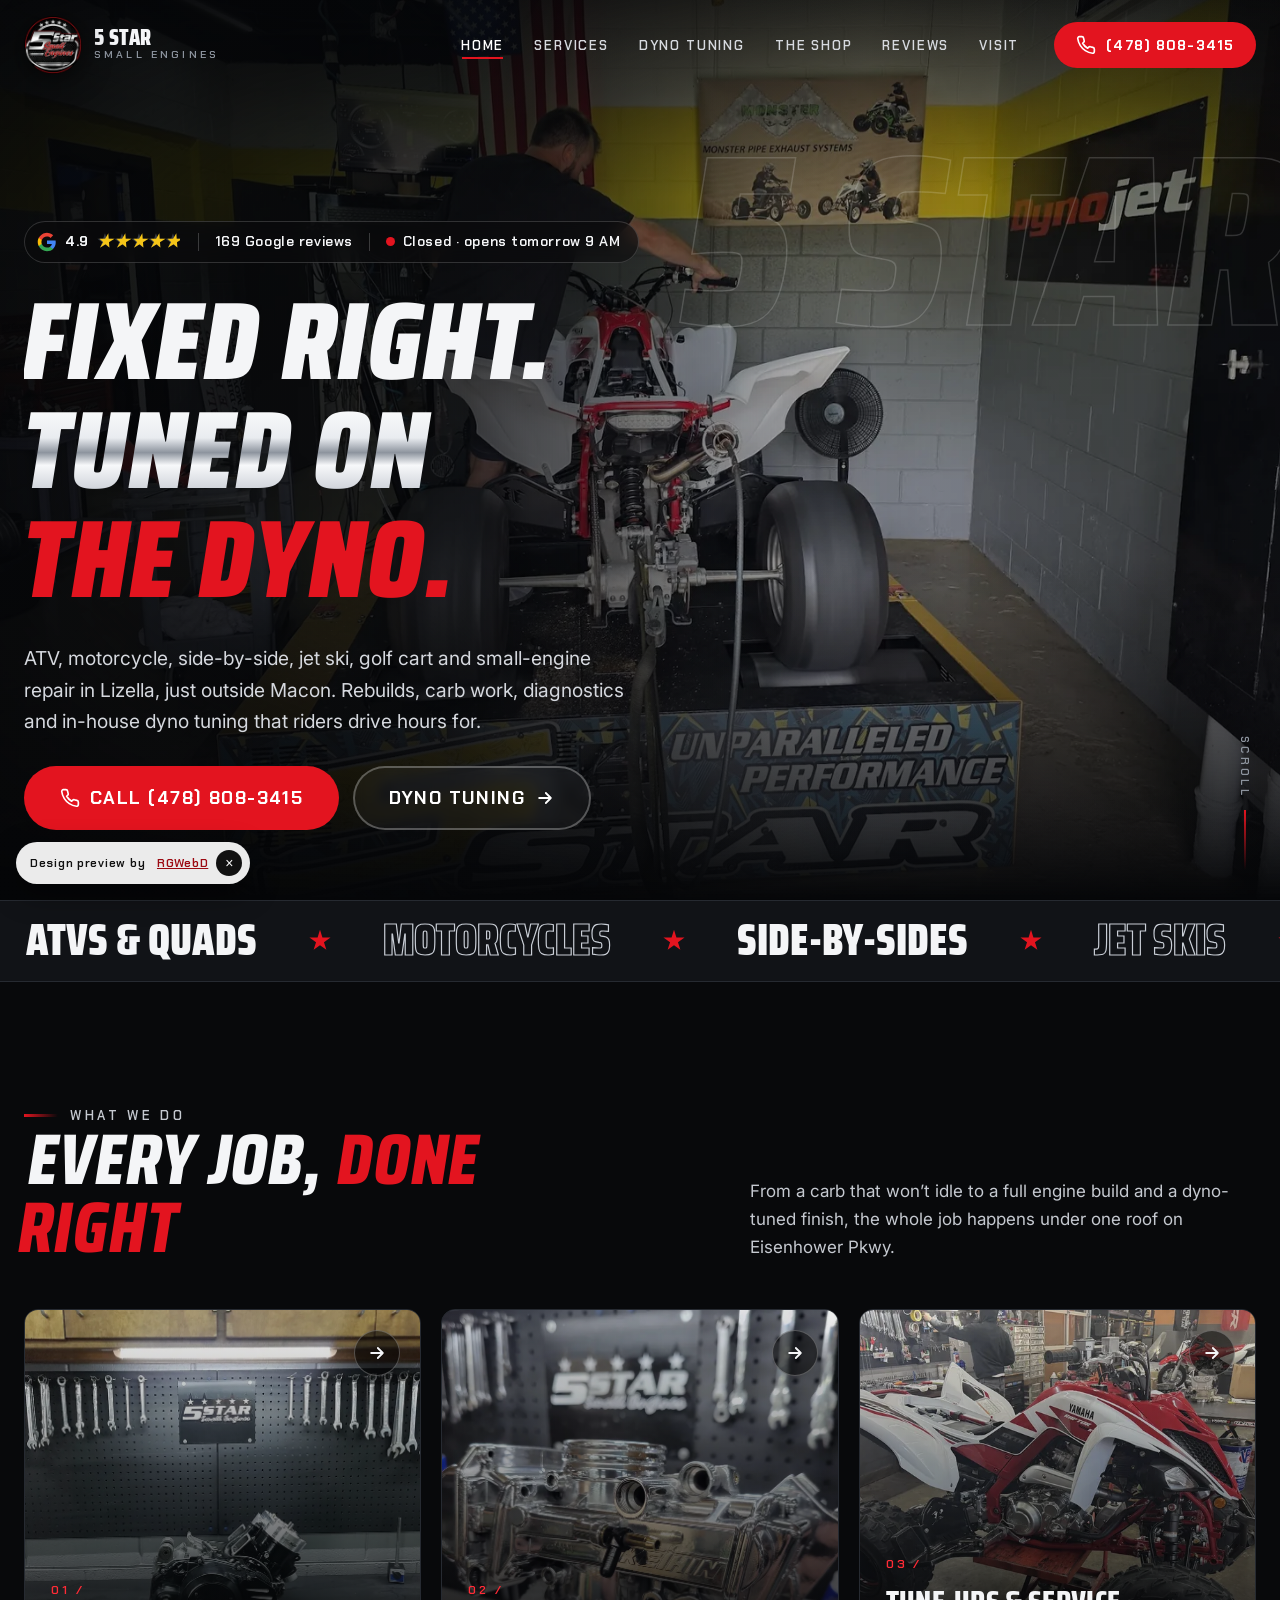
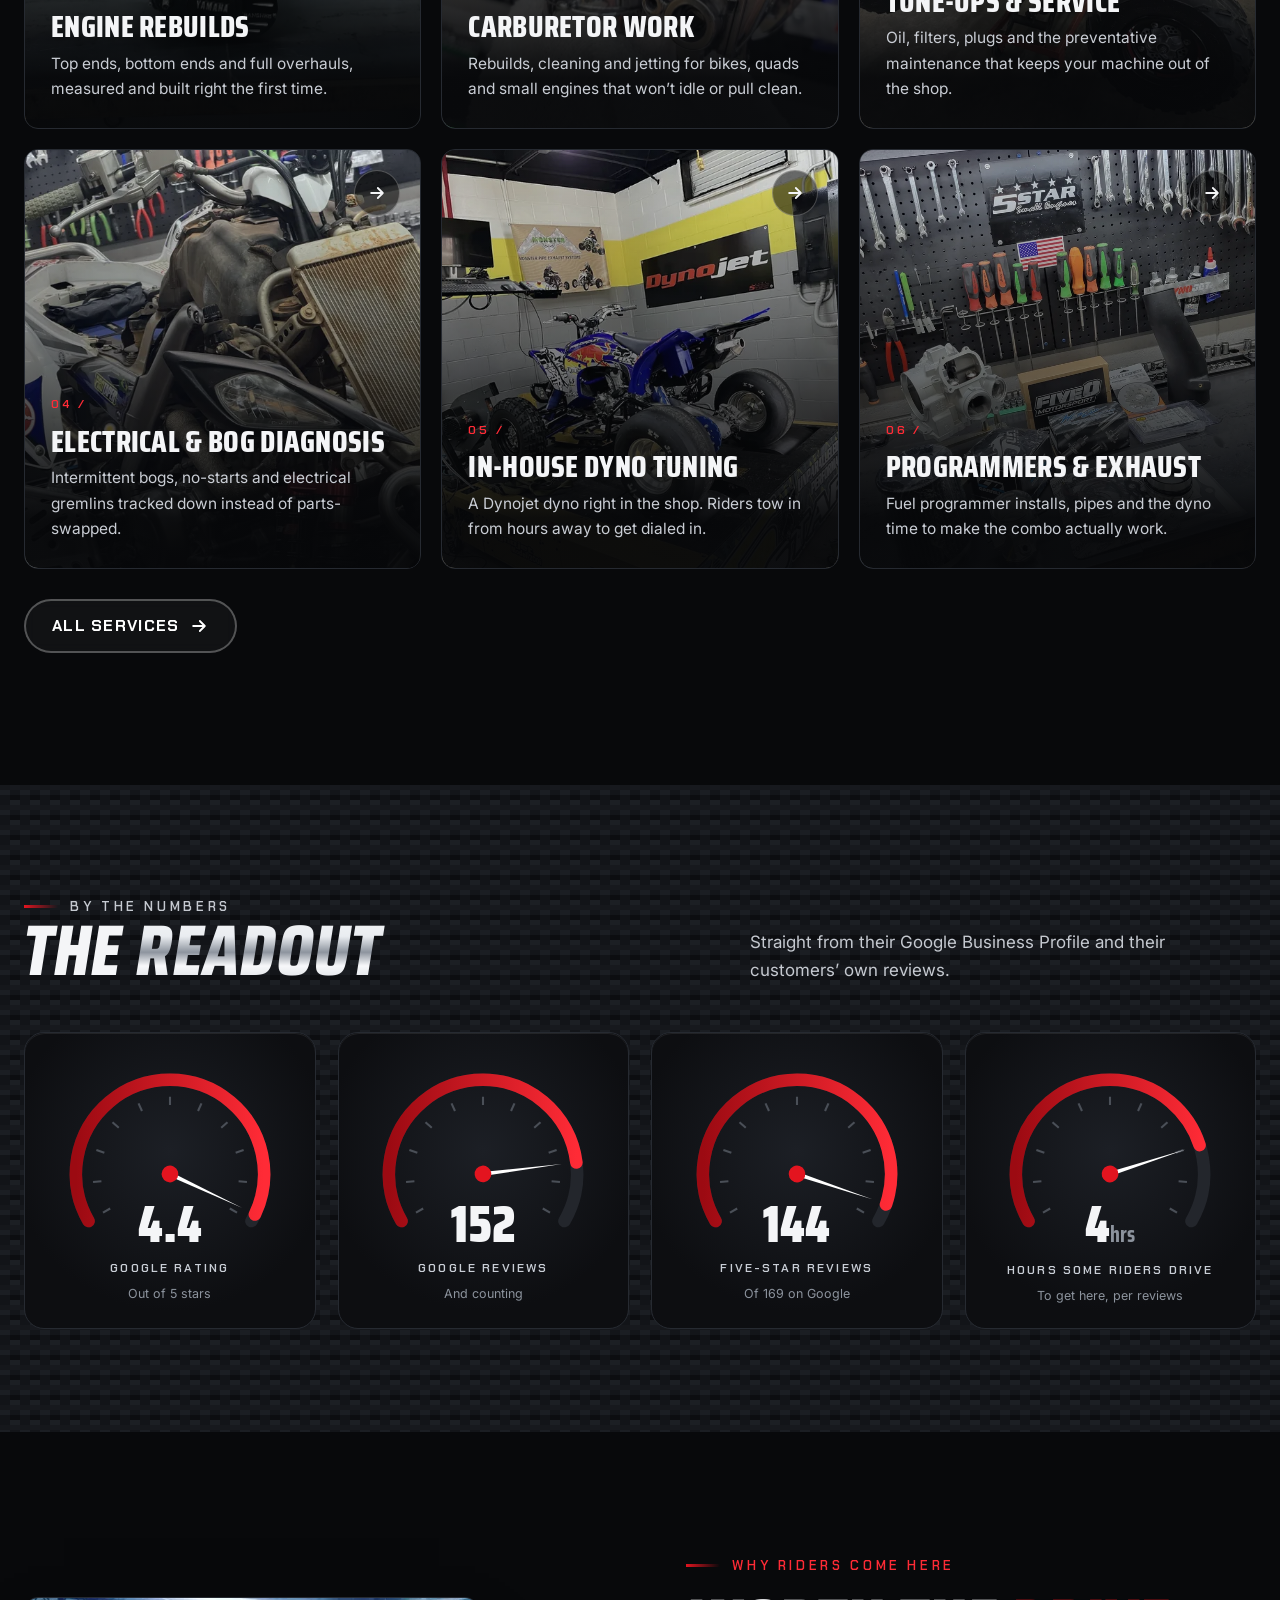
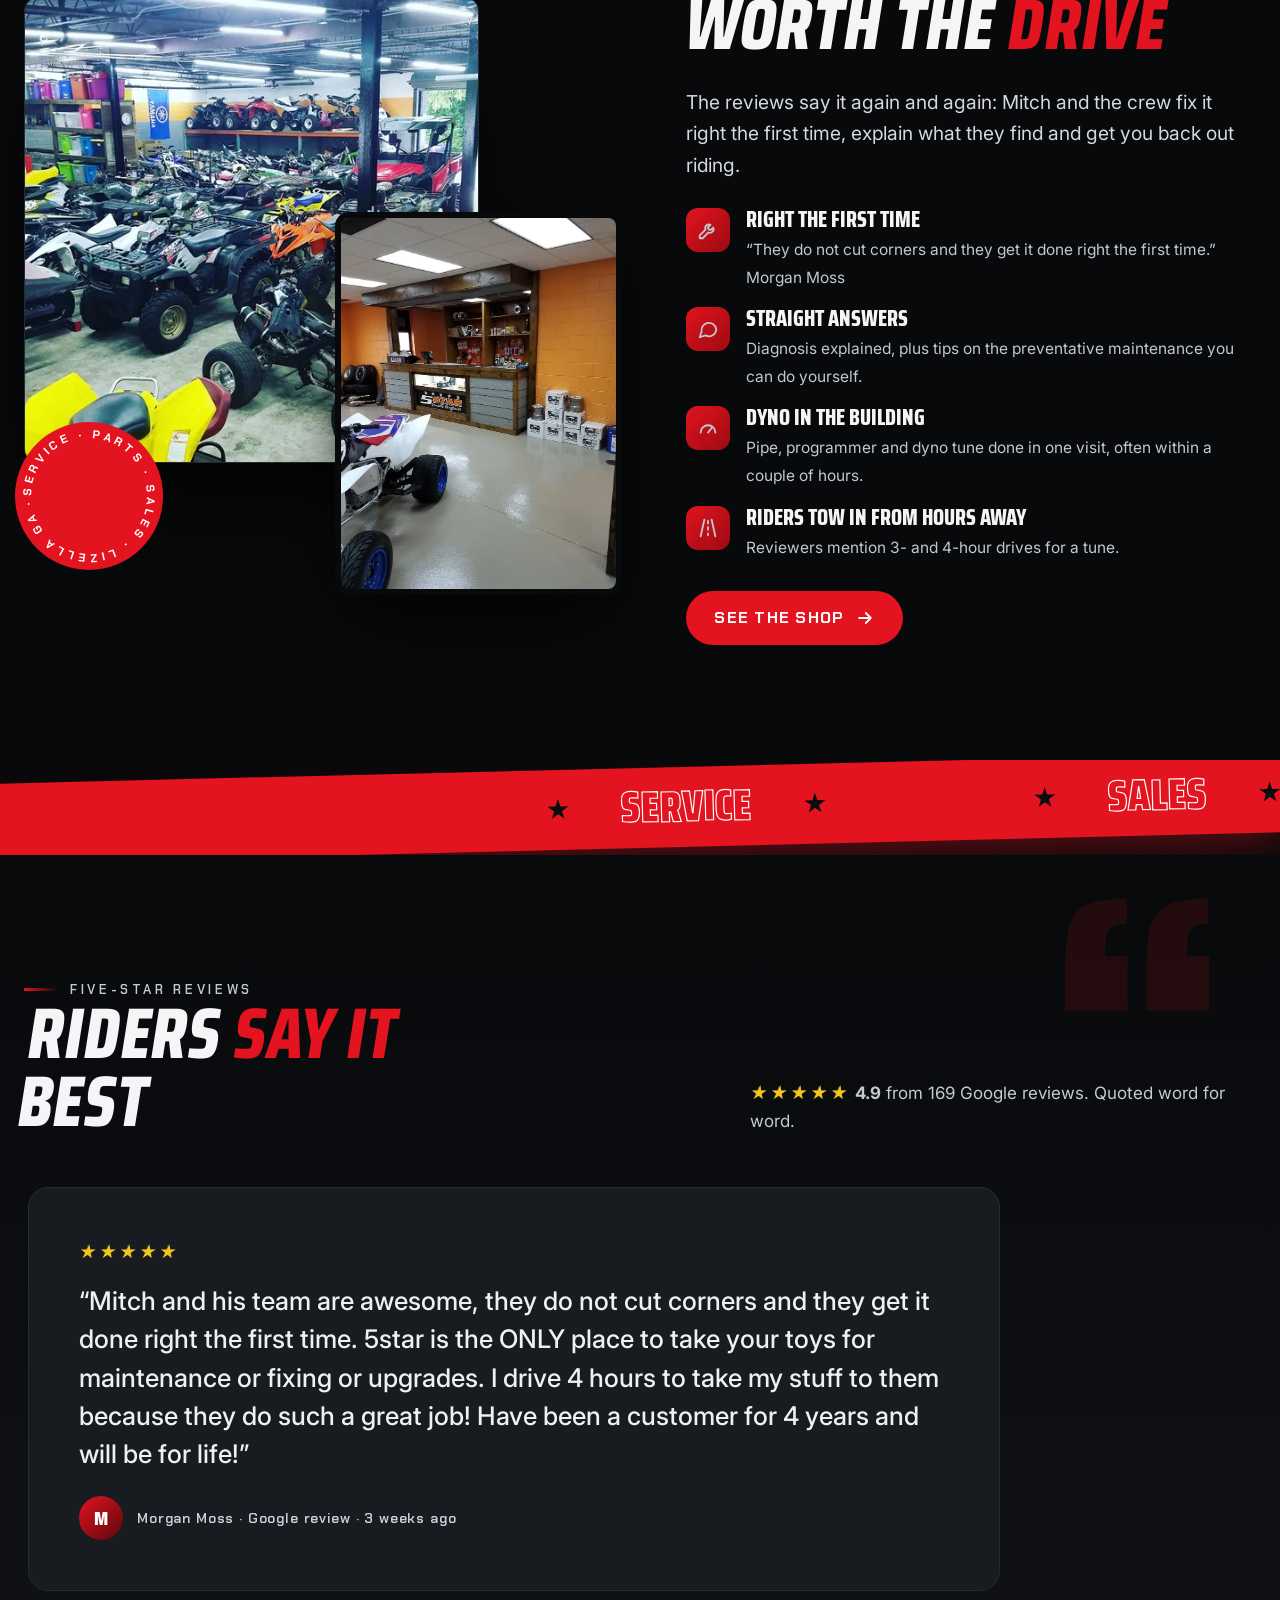
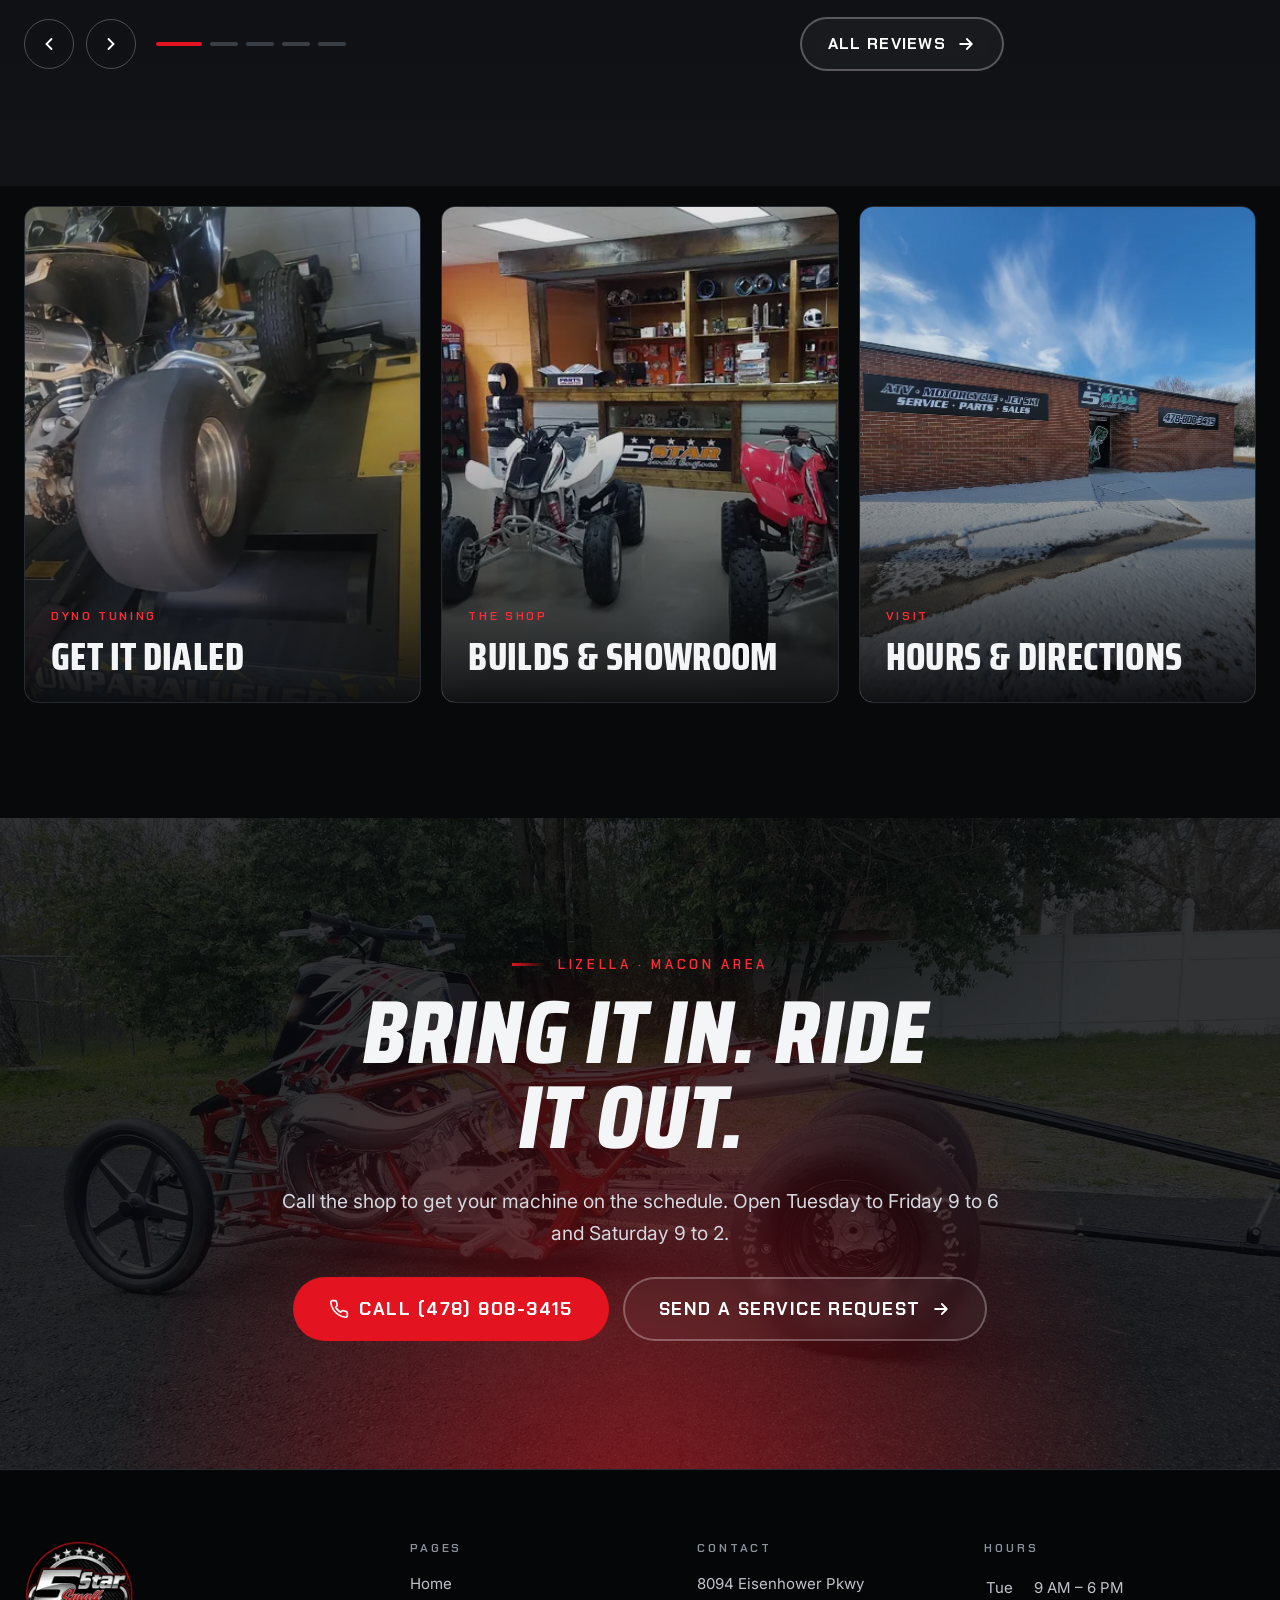
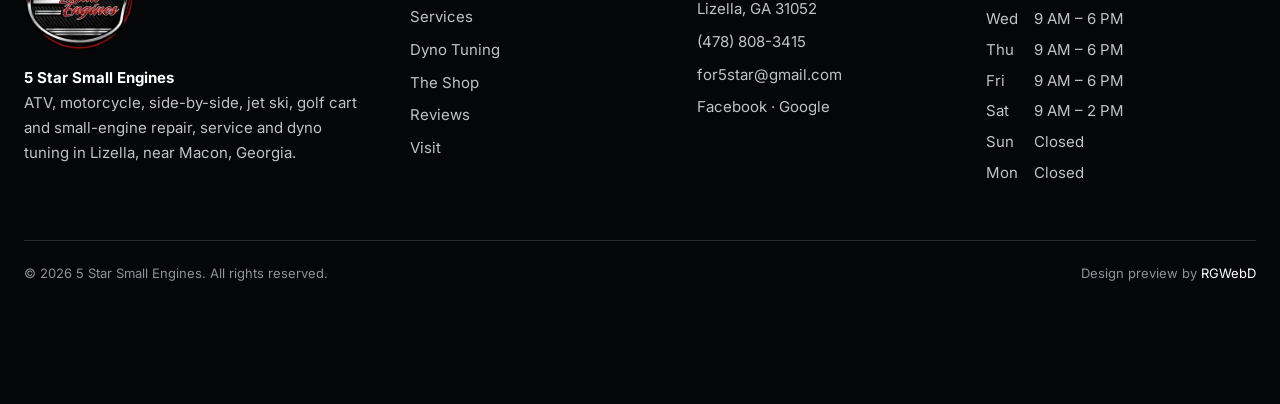
<file: index.html>
<!doctype html><html lang="en"><head><meta charset="utf-8"><meta name="viewport" content="width=device-width,initial-scale=1,viewport-fit=cover">
<title>5 Star Small Engines | ATV, Motorcycle &amp; Small Engine Repair + Dyno Tuning in Lizella, GA</title><meta name="description" content="ATV, motorcycle, side-by-side, jet ski, golf cart and small-engine repair near Macon, GA. In-house dyno tuning. 4.9★ from 169 Google reviews. Call (478) 808-3415."><link rel="canonical" href="https://rgwebd.github.io/5starsmallengines/"><meta name="robots" content="index,follow">
<meta name="theme-color" content="#08090b"><link rel="icon" href="favicon.ico" sizes="any"><link rel="icon" type="image/png" sizes="32x32" href="assets/brand/logo-32.png"><link rel="apple-touch-icon" href="apple-touch-icon.png">
<meta property="og:type" content="website"><meta property="og:site_name" content="5 Star Small Engines"><meta property="og:title" content="5 Star Small Engines | ATV, Motorcycle &amp; Small Engine Repair + Dyno Tuning in Lizella, GA"><meta property="og:description" content="ATV, motorcycle, side-by-side, jet ski, golf cart and small-engine repair near Macon, GA. In-house dyno tuning. 4.9★ from 169 Google reviews. Call (478) 808-3415."><meta property="og:url" content="https://rgwebd.github.io/5starsmallengines/"><meta property="og:image" content="https://rgwebd.github.io/5starsmallengines/assets/og-image.jpg"><meta property="og:image:width" content="1200"><meta property="og:image:height" content="630"><meta property="og:locale" content="en_US">
<meta name="twitter:card" content="summary_large_image"><meta name="twitter:title" content="5 Star Small Engines | ATV, Motorcycle &amp; Small Engine Repair + Dyno Tuning in Lizella, GA"><meta name="twitter:description" content="ATV, motorcycle, side-by-side, jet ski, golf cart and small-engine repair near Macon, GA. In-house dyno tuning. 4.9★ from 169 Google reviews. Call (478) 808-3415."><meta name="twitter:image" content="https://rgwebd.github.io/5starsmallengines/assets/og-image.jpg">
<meta name="geo.region" content="US-GA"><meta name="geo.placename" content="Lizella"><meta name="geo.position" content="32.8052674;-83.8162097">
<link rel="preconnect" href="https://fonts.googleapis.com"><link rel="preconnect" href="https://fonts.gstatic.com" crossorigin>
<link href="https://fonts.googleapis.com/css2?family=Chakra+Petch:wght@500;600;700&family=Inter:wght@400;500;600&family=Saira+Condensed:wght@600;700;800;900&display=swap" rel="stylesheet">
<link rel="stylesheet" href="assets/styles.css"><script type="application/ld+json">{"@context": "https://schema.org", "@type": ["MotorcycleRepair", "AutoRepair"], "@id": "https://rgwebd.github.io/5starsmallengines/#business", "name": "5 Star Small Engines", "url": "https://rgwebd.github.io/5starsmallengines/", "image": ["https://rgwebd.github.io/5starsmallengines/assets/img/g05-1600.webp", "https://rgwebd.github.io/5starsmallengines/assets/img/g09-1600.webp"], "logo": "https://rgwebd.github.io/5starsmallengines/assets/brand/logo-512.png", "description": "ATV, motorcycle, side-by-side, jet ski, golf cart, mower and handheld small-engine repair shop in Lizella, GA near Macon, with an in-house dyno for tuning.", "telephone": "+1-478-808-3415", "email": "for5star@gmail.com", "address": {"@type": "PostalAddress", "streetAddress": "8094 Eisenhower Pkwy", "addressLocality": "Lizella", "addressRegion": "GA", "postalCode": "31052", "addressCountry": "US"}, "geo": {"@type": "GeoCoordinates", "latitude": 32.8052674, "longitude": -83.8162097}, "hasMap": "https://maps.google.com/?cid=8058230847359779966", "openingHoursSpecification": [{"@type": "OpeningHoursSpecification", "dayOfWeek": ["Tuesday", "Wednesday", "Thursday", "Friday"], "opens": "09:00", "closes": "18:00"}, {"@type": "OpeningHoursSpecification", "dayOfWeek": "Saturday", "opens": "09:00", "closes": "14:00"}], "sameAs": ["https://www.facebook.com/5StarSmallEngines", "https://maps.google.com/?cid=8058230847359779966"], "paymentAccepted": "Credit card, debit card, NFC mobile payments", "areaServed": [{"@type": "City", "name": "Lizella, GA"}, {"@type": "City", "name": "Macon, GA"}], "amenityFeature": [{"@type": "LocationFeatureSpecification", "name": "Wheelchair-accessible entrance", "value": true}, {"@type": "LocationFeatureSpecification", "name": "Wheelchair-accessible parking", "value": true}, {"@type": "LocationFeatureSpecification", "name": "Restroom", "value": true}], "aggregateRating": {"@type": "AggregateRating", "ratingValue": 4.9, "reviewCount": 169, "bestRating": 5, "worstRating": 1}, "knowsAbout": ["ATV repair", "Motorcycle repair", "Dyno tuning", "Carburetor rebuilds", "Engine rebuilds", "Fuel programmer installs", "Exhaust installs", "Jet ski repair", "Golf cart repair", "Small engine repair"], "review": [{"@type": "Review", "author": {"@type": "Person", "name": "Morgan Moss"}, "reviewRating": {"@type": "Rating", "ratingValue": 5, "bestRating": 5}, "reviewBody": "Mitch and his team are awesome, they do not cut corners and they get it done right the first time. 5star is the ONLY place to take your toys for maintenance or fixing or upgrades. I drive 4 hours to take my stuff to them because they do such a great job! Have been a customer for 4 years and will be for life!", "publisher": {"@type": "Organization", "name": "Google"}}, {"@type": "Review", "author": {"@type": "Person", "name": "Dominque Riley"}, "reviewRating": {"@type": "Rating", "ratingValue": 5, "bestRating": 5}, "reviewBody": "Mitch went above and beyond and I really appreciate him. I took my LTR450 in to be dyno tuned today. It was a 3 hr drive and well worth it. Even when he wasn't able to tune it because the bike had a problem i was unfamiliar with; he fixed the problem and then clean her up and she is riding wonderfully. Very knowledgeable and helpful!!", "publisher": {"@type": "Organization", "name": "Google"}}, {"@type": "Review", "author": {"@type": "Person", "name": "Corey Turner"}, "reviewRating": {"@type": "Rating", "ratingValue": 5, "bestRating": 5}, "reviewBody": "Hands down greatest shop with zero complaints. Customer service was great throughout the diagnosis, and even took the time to help me with understanding preventative maintenance I can do to stop future problems. Very knowledgeable and no complaints on my end. Happy to be a repeat customer in the future.", "publisher": {"@type": "Organization", "name": "Google"}}, {"@type": "Review", "author": {"@type": "Person", "name": "Brenton field"}, "reviewRating": {"@type": "Rating", "ratingValue": 5, "bestRating": 5}, "reviewBody": "Guys got me in quick. 3 employees knocked out raptor. Pipe / power commander / dyno all within couple hours. They know their stuff. Finding a good clean shop is very hard to find. These guys are your answer", "publisher": {"@type": "Organization", "name": "Google"}}, {"@type": "Review", "author": {"@type": "Person", "name": "Rayy Boatwright"}, "reviewRating": {"@type": "Rating", "ratingValue": 5, "bestRating": 5}, "reviewBody": "Mitch & his team are the guys you want to go to for all of your atv work! They are well advanced in other areas also but if you’re looking for a trusted shop to take your machine to I highly recommend checking these guys out.!!", "publisher": {"@type": "Organization", "name": "Google"}}]}</script><script type="application/ld+json">{"@context": "https://schema.org", "@type": "BreadcrumbList", "itemListElement": [{"@type": "ListItem", "position": 1, "name": "Home", "item": "https://rgwebd.github.io/5starsmallengines/"}]}</script><script src="https://cosmiccallers.lovable.app/demo-track.js" data-demo="5starsmallengines" defer></script></head><body><div class="loader" aria-hidden="true"><div><svg class="tach" viewBox="0 0 300 300" aria-hidden="true"><defs><radialGradient id="tface" cx="50%" cy="45%"><stop offset="0" stop-color="#1e2127"/><stop offset="1" stop-color="#07080a"/></radialGradient></defs><circle cx="150" cy="150" r="146" fill="url(#tface)" stroke="#3a3f47" stroke-width="3"/><circle cx="150" cy="150" r="138" fill="none" stroke="#c9ced6" stroke-opacity=".25" stroke-width="1"/><path d="M271.1 135.3 A122 122 0 0 1 255.7 211.0" fill="none" stroke="#e3141f" stroke-width="10"/><line x1="46.1" y1="210.0" x2="59.9" y2="202.0" stroke="#d9dde3" stroke-width="3"/><text x="75.5" y="198.0" text-anchor="middle">0</text><line x1="37.8" y1="192.6" x2="47.1" y2="189.0" stroke="#d9dde3" stroke-width="2"/><line x1="32.4" y1="174.0" x2="48.1" y2="170.8" stroke="#d9dde3" stroke-width="3"/><text x="65.7" y="172.2" text-anchor="middle">1</text><line x1="30.1" y1="154.8" x2="40.1" y2="154.4" stroke="#d9dde3" stroke-width="2"/><line x1="30.9" y1="135.5" x2="46.8" y2="137.5" stroke="#d9dde3" stroke-width="3"/><text x="64.6" y="144.6" text-anchor="middle">2</text><line x1="34.7" y1="116.6" x2="44.3" y2="119.4" stroke="#d9dde3" stroke-width="2"/><line x1="41.6" y1="98.6" x2="56.0" y2="105.4" stroke="#d9dde3" stroke-width="3"/><text x="72.3" y="118.1" text-anchor="middle">3</text><line x1="51.2" y1="81.8" x2="59.5" y2="87.5" stroke="#d9dde3" stroke-width="2"/><line x1="63.5" y1="66.9" x2="75.0" y2="78.0" stroke="#d9dde3" stroke-width="3"/><text x="88.0" y="95.4" text-anchor="middle">4</text><line x1="77.9" y1="54.1" x2="83.9" y2="62.1" stroke="#d9dde3" stroke-width="2"/><line x1="94.2" y1="43.7" x2="101.7" y2="57.9" stroke="#d9dde3" stroke-width="3"/><text x="110.0" y="78.9" text-anchor="middle">5</text><line x1="112.0" y1="36.2" x2="115.2" y2="45.7" stroke="#d9dde3" stroke-width="2"/><line x1="130.8" y1="31.6" x2="133.3" y2="47.3" stroke="#d9dde3" stroke-width="3"/><text x="136.2" y="70.1" text-anchor="middle">6</text><line x1="150.0" y1="30.0" x2="150.0" y2="40.0" stroke="#d9dde3" stroke-width="2"/><line x1="169.2" y1="31.6" x2="166.7" y2="47.3" stroke="#d9dde3" stroke-width="3"/><text x="163.8" y="70.1" text-anchor="middle">7</text><line x1="188.0" y1="36.2" x2="184.8" y2="45.7" stroke="#d9dde3" stroke-width="2"/><line x1="205.8" y1="43.7" x2="198.3" y2="57.9" stroke="#d9dde3" stroke-width="3"/><text x="190.0" y="78.9" text-anchor="middle">8</text><line x1="222.1" y1="54.1" x2="216.1" y2="62.1" stroke="#d9dde3" stroke-width="2"/><line x1="236.5" y1="66.9" x2="225.0" y2="78.0" stroke="#d9dde3" stroke-width="3"/><text x="212.0" y="95.4" text-anchor="middle">9</text><line x1="248.8" y1="81.8" x2="240.5" y2="87.5" stroke="#d9dde3" stroke-width="2"/><line x1="258.4" y1="98.6" x2="244.0" y2="105.4" stroke="#d9dde3" stroke-width="3"/><text x="227.7" y="118.1" text-anchor="middle">10</text><line x1="265.3" y1="116.6" x2="255.7" y2="119.4" stroke="#d9dde3" stroke-width="2"/><line x1="269.1" y1="135.5" x2="253.2" y2="137.5" stroke="#ff2b36" stroke-width="3"/><text x="235.4" y="144.6" text-anchor="middle" style="fill:#ff2b36">11</text><line x1="269.9" y1="154.8" x2="259.9" y2="154.4" stroke="#ff2b36" stroke-width="2"/><line x1="267.6" y1="174.0" x2="251.9" y2="170.8" stroke="#ff2b36" stroke-width="3"/><text x="234.3" y="172.2" text-anchor="middle" style="fill:#ff2b36">12</text><line x1="262.2" y1="192.6" x2="252.9" y2="189.0" stroke="#ff2b36" stroke-width="2"/><line x1="253.9" y1="210.0" x2="240.1" y2="202.0" stroke="#ff2b36" stroke-width="3"/><text x="224.5" y="198.0" text-anchor="middle" style="fill:#ff2b36">13</text><text x="150" y="208" text-anchor="middle" style="font-size:11px;letter-spacing:3px;fill:#8c939d">RPM ×1000</text><g class="ndl"><path d="M147 160 L150 40 L153 160 Z" fill="#ff2b36"/><circle cx="150" cy="150" r="14" fill="#16181c" stroke="#c9ced6" stroke-width="2"/><circle cx="150" cy="150" r="4" fill="#ff2b36"/></g></svg><div class="stars"><i></i><i></i><i></i><i></i><i></i></div><p>Warming up</p></div></div><svg width="0" height="0" style="position:absolute" aria-hidden="true"><defs><linearGradient id="gred" x1="0" x2="1"><stop offset="0" stop-color="#9c0a12"/><stop offset="1" stop-color="#ff2b36"/></linearGradient></defs></svg><a class="skip" href="#main">Skip to content</a><div class="progress" aria-hidden="true"></div>
<header class="hdr"><div class="wrap"><a class="brand" href="index.html" aria-label="5 Star Small Engines home"><img src="assets/brand/logo-256.webp" width="256" height="256" alt="5 Star Small Engines logo"><b>5 Star<small>Small Engines</small></b></a>
<nav class="nav" aria-label="Main"><a href="index.html" aria-current=page>Home</a><a href="services.html">Services</a><a href="dyno.html">Dyno Tuning</a><a href="shop.html">The Shop</a><a href="reviews.html">Reviews</a><a href="visit.html">Visit</a></nav><a class="btn hcall mag" href="tel:+14788083415"><svg viewBox="0 0 24 24" fill="none" stroke="currentColor" stroke-width="2" stroke-linecap="round" stroke-linejoin="round" aria-hidden="true"><path d="M22 16.9v3a2 2 0 0 1-2.2 2 19.8 19.8 0 0 1-8.6-3.1 19.5 19.5 0 0 1-6-6A19.8 19.8 0 0 1 2.1 4.2 2 2 0 0 1 4.1 2h3a2 2 0 0 1 2 1.7c.1 1 .4 1.9.7 2.8a2 2 0 0 1-.5 2.1L8 9.9a16 16 0 0 0 6 6l1.3-1.3a2 2 0 0 1 2.1-.4c.9.3 1.8.6 2.8.7a2 2 0 0 1 1.7 2z"/></svg><span>(478) 808-3415</span></a>
<button class="burger" type="button" aria-label="Menu" aria-expanded="false" aria-controls="mnav"><span></span></button></div></header>
<nav class="mnav" id="mnav" aria-label="Mobile"><a class="l" href="index.html" aria-current=page>Home</a><a class="l" href="services.html">Services</a><a class="l" href="dyno.html">Dyno Tuning</a><a class="l" href="shop.html">The Shop</a><a class="l" href="reviews.html">Reviews</a><a class="l" href="visit.html">Visit</a><div class="ctas"><a class="btn mag " href="tel:+14788083415"><svg viewBox="0 0 24 24" fill="none" stroke="currentColor" stroke-width="2" stroke-linecap="round" stroke-linejoin="round" aria-hidden="true"><path d="M22 16.9v3a2 2 0 0 1-2.2 2 19.8 19.8 0 0 1-8.6-3.1 19.5 19.5 0 0 1-6-6A19.8 19.8 0 0 1 2.1 4.2 2 2 0 0 1 4.1 2h3a2 2 0 0 1 2 1.7c.1 1 .4 1.9.7 2.8a2 2 0 0 1-.5 2.1L8 9.9a16 16 0 0 0 6 6l1.3-1.3a2 2 0 0 1 2.1-.4c.9.3 1.8.6 2.8.7a2 2 0 0 1 1.7 2z"/></svg><span>Call (478) 808-3415</span></a><a class="btn ghost" href="https://www.google.com/maps/dir/?api=1&destination=5+Star+Small+Engines%2C+8094+Eisenhower+Pkwy%2C+Lizella%2C+GA+31052" target="_blank" rel="noopener"><svg viewBox="0 0 24 24" fill="none" stroke="currentColor" stroke-width="2" stroke-linecap="round" stroke-linejoin="round" aria-hidden="true"><path d="M12 22s7-6.2 7-12a7 7 0 0 0-14 0c0 5.8 7 12 7 12z"/><circle cx="12" cy="10" r="2.6"/></svg><span>Directions</span></a></div></nav><main id="main"><section class="hero"><div class="bg"><img src="assets/img/g05-1600.webp" srcset="assets/img/g05-800.webp 800w, assets/img/g05-1600.webp 1600w" sizes="100vw" width="1600" height="1200" alt="A tech strapping a red and white quad onto the 5 Star branded dyno" fetchpriority="high" decoding="async" ></div><div class="streaks" aria-hidden="true"><i></i><i></i><i></i></div>
<div class="outline" aria-hidden="true">5 Star</div>
<div class="wrap"><div class="trust fade"><span class="g"><svg viewBox="0 0 24 24" aria-hidden="true"><path fill="#4285F4" d="M22.5 12.3c0-.8-.1-1.5-.2-2.2H12v4.2h5.9a5 5 0 0 1-2.2 3.3v2.7h3.5c2.1-1.9 3.3-4.7 3.3-8z"/><path fill="#34A853" d="M12 23c3 0 5.5-1 7.3-2.7l-3.5-2.7c-1 .7-2.3 1.1-3.8 1.1-2.9 0-5.4-2-6.3-4.7H2.1v2.8A11 11 0 0 0 12 23z"/><path fill="#FBBC05" d="M5.7 14a6.6 6.6 0 0 1 0-4.2V7H2.1a11 11 0 0 0 0 9.9z"/><path fill="#EA4335" d="M12 5.4c1.6 0 3.1.6 4.3 1.7l3.1-3.1A11 11 0 0 0 2.1 7l3.6 2.8C6.6 7.3 9.1 5.4 12 5.4z"/></svg><b>4.9</b><span class="stars5 " role="img" aria-label="4.9 out of 5 stars"><i style="--w:98.0%"></i></span></span><span class="sep"></span><span>169 Google reviews</span><span class="sep"></span><span class="status" data-status><span>Checking hours…</span></span></div>
<h1><span class="ln"><span>Fixed right.</span></span><span class="ln"><span class="chrome">Tuned on</span></span><span class="ln"><span class="red">the dyno.</span></span></h1>
<p class="lead fade">ATV, motorcycle, side-by-side, jet ski, golf cart and small-engine repair in Lizella, just outside Macon. Rebuilds, carb work, diagnostics and in-house dyno tuning that riders drive hours for.</p>
<div class="ctas fade" style="margin-top:28px"><a class="btn mag xl" href="tel:+14788083415"><svg viewBox="0 0 24 24" fill="none" stroke="currentColor" stroke-width="2" stroke-linecap="round" stroke-linejoin="round" aria-hidden="true"><path d="M22 16.9v3a2 2 0 0 1-2.2 2 19.8 19.8 0 0 1-8.6-3.1 19.5 19.5 0 0 1-6-6A19.8 19.8 0 0 1 2.1 4.2 2 2 0 0 1 4.1 2h3a2 2 0 0 1 2 1.7c.1 1 .4 1.9.7 2.8a2 2 0 0 1-.5 2.1L8 9.9a16 16 0 0 0 6 6l1.3-1.3a2 2 0 0 1 2.1-.4c.9.3 1.8.6 2.8.7a2 2 0 0 1 1.7 2z"/></svg><span>Call (478) 808-3415</span></a><a class="btn ghost xl mag" href="dyno.html"><span>Dyno tuning</span><svg viewBox="0 0 24 24" fill="none" stroke="currentColor" stroke-width="2.2" stroke-linecap="round" stroke-linejoin="round" aria-hidden="true"><path d="M5 12h14M13 6l6 6-6 6"/></svg></a></div></div>
<div class="scrollcue" aria-hidden="true">Scroll</div></section>
<div class="marq" aria-hidden="true"><div class="track"><span>ATVs & Quads</span><span>Motorcycles</span><span>Side-by-sides</span><span>Jet Skis</span><span>Golf Carts</span><span>Mowers</span><span>Handhelds</span><span>Dyno Tuning</span><span>ATVs & Quads</span><span>Motorcycles</span><span>Side-by-sides</span><span>Jet Skis</span><span>Golf Carts</span><span>Mowers</span><span>Handhelds</span><span>Dyno Tuning</span></div></div>
<section class="sec"><div class="wrap"><div class="shead"><div><p class="kicker">What we do</p><h2><span class="slant">Every job, <span class="red">done right</span></span></h2></div><p>From a carb that won’t idle to a full engine build and a dyno-tuned finish, the whole job happens under one roof on Eisenhower Pkwy.</p></div>
<div class="scards"><a class="scard" href="services.html#rebuilds" data-r><div class="ph"><img src="assets/img/g13-1600.webp" srcset="assets/img/g13-800.webp 800w, assets/img/g13-1600.webp 1500w" sizes="(max-width:620px) 100vw, (max-width:980px) 50vw, 33vw" width="1500" height="2000" alt="A Yamaha engine on the bench under the 5 Star tool wall" loading="lazy" decoding="async" ></div><span class="go"><svg viewBox="0 0 24 24" fill="none" stroke="currentColor" stroke-width="2.2" stroke-linecap="round" stroke-linejoin="round" aria-hidden="true"><path d="M5 12h14M13 6l6 6-6 6"/></svg></span>
<div class="tx"><span class="num">01 /</span><h3>Engine rebuilds</h3><p>Top ends, bottom ends and full overhauls, measured and built right the first time.</p></div></a><a class="scard" href="services.html#carbs" data-r><div class="ph"><img src="assets/img/g12-1600.webp" srcset="assets/img/g12-800.webp 800w, assets/img/g12-1600.webp 1500w" sizes="(max-width:620px) 100vw, (max-width:980px) 50vw, 33vw" width="1500" height="2000" alt="A freshly polished carburetor held up in front of the 5 Star tool wall" loading="lazy" decoding="async" ></div><span class="go"><svg viewBox="0 0 24 24" fill="none" stroke="currentColor" stroke-width="2.2" stroke-linecap="round" stroke-linejoin="round" aria-hidden="true"><path d="M5 12h14M13 6l6 6-6 6"/></svg></span>
<div class="tx"><span class="num">02 /</span><h3>Carburetor work</h3><p>Rebuilds, cleaning and jetting for bikes, quads and small engines that won’t idle or pull clean.</p></div></a><a class="scard" href="services.html#tune-ups" data-r><div class="ph"><img src="assets/img/g07-1600.webp" srcset="assets/img/g07-800.webp 800w, assets/img/g07-1600.webp 1600w" sizes="(max-width:620px) 100vw, (max-width:980px) 50vw, 33vw" width="1600" height="1200" alt="Red and white Yamaha Raptor up on a lift" loading="lazy" decoding="async" ></div><span class="go"><svg viewBox="0 0 24 24" fill="none" stroke="currentColor" stroke-width="2.2" stroke-linecap="round" stroke-linejoin="round" aria-hidden="true"><path d="M5 12h14M13 6l6 6-6 6"/></svg></span>
<div class="tx"><span class="num">03 /</span><h3>Tune-ups & service</h3><p>Oil, filters, plugs and the preventative maintenance that keeps your machine out of the shop.</p></div></a><a class="scard" href="services.html#diagnosis" data-r><div class="ph"><img src="assets/img/g28-1600.webp" srcset="assets/img/g28-800.webp 800w, assets/img/g28-1600.webp 1600w" sizes="(max-width:620px) 100vw, (max-width:980px) 50vw, 33vw" width="1600" height="1200" alt="Yamaha quad stripped down for engine and electrical work" loading="lazy" decoding="async" ></div><span class="go"><svg viewBox="0 0 24 24" fill="none" stroke="currentColor" stroke-width="2.2" stroke-linecap="round" stroke-linejoin="round" aria-hidden="true"><path d="M5 12h14M13 6l6 6-6 6"/></svg></span>
<div class="tx"><span class="num">04 /</span><h3>Electrical & bog diagnosis</h3><p>Intermittent bogs, no-starts and electrical gremlins tracked down instead of parts-swapped.</p></div></a><a class="scard" href="dyno.html" data-r><div class="ph"><img src="assets/img/g23-1600.webp" srcset="assets/img/g23-800.webp 800w, assets/img/g23-1600.webp 1600w" sizes="(max-width:620px) 100vw, (max-width:980px) 50vw, 33vw" width="1600" height="1200" alt="Blue Yamaha race quad strapped down on the Dynojet dyno" loading="lazy" decoding="async" ></div><span class="go"><svg viewBox="0 0 24 24" fill="none" stroke="currentColor" stroke-width="2.2" stroke-linecap="round" stroke-linejoin="round" aria-hidden="true"><path d="M5 12h14M13 6l6 6-6 6"/></svg></span>
<div class="tx"><span class="num">05 /</span><h3>In-house dyno tuning</h3><p>A Dynojet dyno right in the shop. Riders tow in from hours away to get dialed in.</p></div></a><a class="scard" href="services.html#performance" data-r><div class="ph"><img src="assets/img/g08-1600.webp" srcset="assets/img/g08-800.webp 800w, assets/img/g08-1600.webp 1600w" sizes="(max-width:620px) 100vw, (max-width:980px) 50vw, 33vw" width="1600" height="1600" alt="Cylinder, gasket kit and performance parts laid out on the bench" loading="lazy" decoding="async" ></div><span class="go"><svg viewBox="0 0 24 24" fill="none" stroke="currentColor" stroke-width="2.2" stroke-linecap="round" stroke-linejoin="round" aria-hidden="true"><path d="M5 12h14M13 6l6 6-6 6"/></svg></span>
<div class="tx"><span class="num">06 /</span><h3>Programmers & exhaust</h3><p>Fuel programmer installs, pipes and the dyno time to make the combo actually work.</p></div></a></div><p style="margin-top:30px"><a class="btn ghost mag" href="services.html"><span>All services</span><svg viewBox="0 0 24 24" fill="none" stroke="currentColor" stroke-width="2.2" stroke-linecap="round" stroke-linejoin="round" aria-hidden="true"><path d="M5 12h14M13 6l6 6-6 6"/></svg></a></p></div></section>
<section class="sec carbon" style="padding-block:clamp(70px,8vw,110px)"><div class="wrap"><div class="shead"><div><p class="kicker">By the numbers</p><h2><span class="slant">The <span class="chrome">readout</span></span></h2></div><p>Straight from their Google Business Profile and their customers’ own reviews.</p></div>
<div class="gauges"><div class="gauge" data-r><svg viewBox="0 0 220 190" aria-hidden="true"><path class="trk" d="M32.1 155.0 A90 90 0 1 1 187.9 155.0"/><path class="val" d="M32.1 155.0 A90 90 0 1 1 187.9 155.0" stroke-dasharray="377.0" stroke-dashoffset="377.0" data-len="377.0" data-frac="0.9800"/><line class="tick" x1="45.9" y1="147.0" x2="52.8" y2="143.0"/><line class="tick" x1="36.4" y1="117.7" x2="44.4" y2="116.9"/><line class="tick" x1="39.6" y1="87.1" x2="47.2" y2="89.6"/><line class="tick" x1="55.0" y1="60.5" x2="61.0" y2="65.8"/><line class="tick" x1="79.9" y1="42.4" x2="83.2" y2="49.7"/><line class="tick" x1="110.0" y1="36.0" x2="110.0" y2="44.0"/><line class="tick" x1="140.1" y1="42.4" x2="136.8" y2="49.7"/><line class="tick" x1="165.0" y1="60.5" x2="159.0" y2="65.8"/><line class="tick" x1="180.4" y1="87.1" x2="172.8" y2="89.6"/><line class="tick" x1="183.6" y1="117.7" x2="175.6" y2="116.9"/><line class="tick" x1="174.1" y1="147.0" x2="167.2" y2="143.0"/><g class="ndl" data-deg="115.2" style="transform:rotate(-120deg)"><path d="M108 110 L110 34 L112 110Z" fill="#fff"/><circle cx="110" cy="110" r="8" fill="#e3141f"/></g></svg><div class="read" data-count="4.9" data-dec="1"><b>4.9</b></div><div class="lab">Google rating</div><div class="src">Out of 5 stars</div></div><div class="gauge" data-r><svg viewBox="0 0 220 190" aria-hidden="true"><path class="trk" d="M32.1 155.0 A90 90 0 1 1 187.9 155.0"/><path class="val" d="M32.1 155.0 A90 90 0 1 1 187.9 155.0" stroke-dasharray="377.0" stroke-dashoffset="377.0" data-len="377.0" data-frac="0.8450"/><line class="tick" x1="45.9" y1="147.0" x2="52.8" y2="143.0"/><line class="tick" x1="36.4" y1="117.7" x2="44.4" y2="116.9"/><line class="tick" x1="39.6" y1="87.1" x2="47.2" y2="89.6"/><line class="tick" x1="55.0" y1="60.5" x2="61.0" y2="65.8"/><line class="tick" x1="79.9" y1="42.4" x2="83.2" y2="49.7"/><line class="tick" x1="110.0" y1="36.0" x2="110.0" y2="44.0"/><line class="tick" x1="140.1" y1="42.4" x2="136.8" y2="49.7"/><line class="tick" x1="165.0" y1="60.5" x2="159.0" y2="65.8"/><line class="tick" x1="180.4" y1="87.1" x2="172.8" y2="89.6"/><line class="tick" x1="183.6" y1="117.7" x2="175.6" y2="116.9"/><line class="tick" x1="174.1" y1="147.0" x2="167.2" y2="143.0"/><g class="ndl" data-deg="82.8" style="transform:rotate(-120deg)"><path d="M108 110 L110 34 L112 110Z" fill="#fff"/><circle cx="110" cy="110" r="8" fill="#e3141f"/></g></svg><div class="read" data-count="169" data-dec="0"><b>169</b></div><div class="lab">Google reviews</div><div class="src">And counting</div></div><div class="gauge" data-r><svg viewBox="0 0 220 190" aria-hidden="true"><path class="trk" d="M32.1 155.0 A90 90 0 1 1 187.9 155.0"/><path class="val" d="M32.1 155.0 A90 90 0 1 1 187.9 155.0" stroke-dasharray="377.0" stroke-dashoffset="377.0" data-len="377.0" data-frac="0.9527"/><line class="tick" x1="45.9" y1="147.0" x2="52.8" y2="143.0"/><line class="tick" x1="36.4" y1="117.7" x2="44.4" y2="116.9"/><line class="tick" x1="39.6" y1="87.1" x2="47.2" y2="89.6"/><line class="tick" x1="55.0" y1="60.5" x2="61.0" y2="65.8"/><line class="tick" x1="79.9" y1="42.4" x2="83.2" y2="49.7"/><line class="tick" x1="110.0" y1="36.0" x2="110.0" y2="44.0"/><line class="tick" x1="140.1" y1="42.4" x2="136.8" y2="49.7"/><line class="tick" x1="165.0" y1="60.5" x2="159.0" y2="65.8"/><line class="tick" x1="180.4" y1="87.1" x2="172.8" y2="89.6"/><line class="tick" x1="183.6" y1="117.7" x2="175.6" y2="116.9"/><line class="tick" x1="174.1" y1="147.0" x2="167.2" y2="143.0"/><g class="ndl" data-deg="108.6" style="transform:rotate(-120deg)"><path d="M108 110 L110 34 L112 110Z" fill="#fff"/><circle cx="110" cy="110" r="8" fill="#e3141f"/></g></svg><div class="read" data-count="161" data-dec="0"><b>161</b></div><div class="lab">Five-star reviews</div><div class="src">Of 169 on Google</div></div><div class="gauge" data-r><svg viewBox="0 0 220 190" aria-hidden="true"><path class="trk" d="M32.1 155.0 A90 90 0 1 1 187.9 155.0"/><path class="val" d="M32.1 155.0 A90 90 0 1 1 187.9 155.0" stroke-dasharray="377.0" stroke-dashoffset="377.0" data-len="377.0" data-frac="0.8000"/><line class="tick" x1="45.9" y1="147.0" x2="52.8" y2="143.0"/><line class="tick" x1="36.4" y1="117.7" x2="44.4" y2="116.9"/><line class="tick" x1="39.6" y1="87.1" x2="47.2" y2="89.6"/><line class="tick" x1="55.0" y1="60.5" x2="61.0" y2="65.8"/><line class="tick" x1="79.9" y1="42.4" x2="83.2" y2="49.7"/><line class="tick" x1="110.0" y1="36.0" x2="110.0" y2="44.0"/><line class="tick" x1="140.1" y1="42.4" x2="136.8" y2="49.7"/><line class="tick" x1="165.0" y1="60.5" x2="159.0" y2="65.8"/><line class="tick" x1="180.4" y1="87.1" x2="172.8" y2="89.6"/><line class="tick" x1="183.6" y1="117.7" x2="175.6" y2="116.9"/><line class="tick" x1="174.1" y1="147.0" x2="167.2" y2="143.0"/><g class="ndl" data-deg="72.0" style="transform:rotate(-120deg)"><path d="M108 110 L110 34 L112 110Z" fill="#fff"/><circle cx="110" cy="110" r="8" fill="#e3141f"/></g></svg><div class="read" data-count="4" data-dec="0"><b>4</b><small>hrs</small></div><div class="lab">Hours some riders drive</div><div class="src">To get here, per reviews</div></div></div></div></section>
<section class="sec"><div class="wrap split"><div class="collage" data-r="left"><div class="pframe a"><img src="assets/img/g14-1600.webp" srcset="assets/img/g14-800.webp 800w, assets/img/g14-1600.webp 1600w" sizes="(max-width:900px) 100vw, 50vw" width="1600" height="1042" alt="Wide view of the showroom floor packed with quads and side-by-sides" loading="lazy" decoding="async" ></div><div class="pframe b"><img src="assets/img/g18-1600.webp" srcset="assets/img/g18-800.webp 800w, assets/img/g18-1600.webp 1500w" sizes="(max-width:900px) 50vw, 25vw" width="1500" height="2000" alt="The parts counter and showroom with a quad out front" loading="lazy" decoding="async" ></div>
<svg class="stamp" viewBox="0 0 150 150" aria-hidden="true"><defs><path id="circ" d="M75 75 m-58 0 a58 58 0 1 1 116 0 a58 58 0 1 1 -116 0"/></defs><circle cx="75" cy="75" r="74" fill="#e3141f"/><text><textPath href="#circ" textLength="360">SERVICE · PARTS · SALES · LIZELLA GA ·</textPath></text></svg></div>
<div data-r="right"><p class="kicker">Why riders come here</p><h2><span class="slant">Worth the <span class="red">drive</span></span></h2><p class="lead">The reviews say it again and again: Mitch and the crew fix it right the first time, explain what they find and get you back out riding.</p>
<ul class="points"><li><span class="ic"><svg viewBox="0 0 24 24" fill="none" stroke="currentColor" stroke-width="2" stroke-linecap="round" stroke-linejoin="round" aria-hidden="true"><path d="M14.7 6.3a4 4 0 0 0-5.4 5.2L3 17.8V21h3.2l6.3-6.3a4 4 0 0 0 5.2-5.4l-2.6 2.6-2.4-.6-.6-2.4z"/></svg></span><div><b>Right the first time</b><span>“They do not cut corners and they get it done right the first time.” Morgan Moss</span></div></li>
<li><span class="ic"><svg viewBox="0 0 24 24" fill="none" stroke="currentColor" stroke-width="2" stroke-linecap="round" stroke-linejoin="round" aria-hidden="true"><path d="M21 12a8 8 0 0 1-11.8 7L3 21l2-6.2A8 8 0 1 1 21 12z"/></svg></span><div><b>Straight answers</b><span>Diagnosis explained, plus tips on the preventative maintenance you can do yourself.</span></div></li>
<li><span class="ic"><svg viewBox="0 0 24 24" fill="none" stroke="currentColor" stroke-width="2" stroke-linecap="round" aria-hidden="true"><path d="M4 17a8 8 0 1 1 16 0"/><path d="M12 17l4-5"/></svg></span><div><b>Dyno in the building</b><span>Pipe, programmer and dyno tune done in one visit, often within a couple of hours.</span></div></li>
<li><span class="ic"><svg viewBox="0 0 24 24" fill="none" stroke="currentColor" stroke-width="2" stroke-linecap="round" aria-hidden="true"><path d="M8 3L4 21M16 3l4 18M12 4v3M12 11v3M12 18v2"/></svg></span><div><b>Riders tow in from hours away</b><span>Reviewers mention 3- and 4-hour drives for a tune.</span></div></li></ul>
<a class="btn mag" href="shop.html"><span>See the shop</span><svg viewBox="0 0 24 24" fill="none" stroke="currentColor" stroke-width="2.2" stroke-linecap="round" stroke-linejoin="round" aria-hidden="true"><path d="M5 12h14M13 6l6 6-6 6"/></svg></a></div></div></section>
<div style="overflow:hidden;padding:14px 0"><div class="marq red" aria-hidden="true"><div class="track"><span>Unparalleled performance</span><span>Service</span><span>Parts</span><span>Sales</span><span>Dyno tuned</span><span>Unparalleled performance</span><span>Service</span><span>Parts</span><span>Sales</span><span>Dyno tuned</span><span>Unparalleled performance</span><span>Service</span><span>Parts</span><span>Sales</span><span>Dyno tuned</span><span>Unparalleled performance</span><span>Service</span><span>Parts</span><span>Sales</span><span>Dyno tuned</span></div></div></div>
<section class="sec rv"><div class="q-big" aria-hidden="true">“</div><div class="wrap"><div class="shead"><div><p class="kicker">Five-star reviews</p><h2><span class="slant">Riders <span class="red">say it</span> best</span></h2></div><p><span class="stars5 " role="img" aria-label="4.9 out of 5 stars"><i style="--w:98.0%"></i></span> <b>4.9</b> from 169 Google reviews. Quoted word for word.</p></div>
<div class="rcar" aria-roledescription="carousel" aria-label="Customer reviews"><div class="rcar-vp"><div class="rcar-track"><div class="rslide"><blockquote><span class="stars5 " role="img" aria-label="5 out of 5 stars"><i style="--w:100.0%"></i></span><p style="margin-top:16px">“Mitch and his team are awesome, they do not cut corners and they get it done right the first time. 5star is the ONLY place to take your toys for maintenance or fixing or upgrades. I drive 4 hours to take my stuff to them because they do such a great job! Have been a customer for 4 years and will be for life!”</p><footer><span class="av" aria-hidden="true">M</span><span>Morgan Moss · Google review · 3 weeks ago</span></footer></blockquote></div><div class="rslide"><blockquote><span class="stars5 " role="img" aria-label="5 out of 5 stars"><i style="--w:100.0%"></i></span><p style="margin-top:16px">“Mitch went above and beyond and I really appreciate him. I took my LTR450 in to be dyno tuned today. It was a 3 hr drive and well worth it. Even when he wasn&#x27;t able to tune it because the bike had a problem i was unfamiliar with; he fixed the problem and then clean her up and she is riding wonderfully. Very knowledgeable and helpful!!”</p><footer><span class="av" aria-hidden="true">D</span><span>Dominque Riley · Google review · 4 months ago</span></footer></blockquote></div><div class="rslide"><blockquote><span class="stars5 " role="img" aria-label="5 out of 5 stars"><i style="--w:100.0%"></i></span><p style="margin-top:16px">“Hands down greatest shop with zero complaints. Customer service was great throughout the diagnosis, and even took the time to help me with understanding preventative maintenance I can do to stop future problems. Very knowledgeable and no complaints on my end. Happy to be a repeat customer in the future.”</p><footer><span class="av" aria-hidden="true">C</span><span>Corey Turner · Google review · 3 weeks ago</span></footer></blockquote></div><div class="rslide"><blockquote><span class="stars5 " role="img" aria-label="5 out of 5 stars"><i style="--w:100.0%"></i></span><p style="margin-top:16px">“Guys got me in quick. 3 employees knocked out raptor. Pipe / power commander / dyno all within couple hours. They know their stuff. Finding a good clean shop is very hard to find. These guys are your answer”</p><footer><span class="av" aria-hidden="true">B</span><span>Brenton field · Google review · 9 months ago</span></footer></blockquote></div><div class="rslide"><blockquote><span class="stars5 " role="img" aria-label="5 out of 5 stars"><i style="--w:100.0%"></i></span><p style="margin-top:16px">“Mitch &amp; his team are the guys you want to go to for all of your atv work! They are well advanced in other areas also but if you’re looking for a trusted shop to take your machine to I highly recommend checking these guys out.!!”</p><footer><span class="av" aria-hidden="true">R</span><span>Rayy Boatwright · Google review · 4 months ago</span></footer></blockquote></div></div></div>
<div class="rctl"><button class="ar pv" type="button" aria-label="Previous review"><svg viewBox="0 0 24 24" fill="none" stroke="currentColor" stroke-width="2.2" stroke-linecap="round" aria-hidden="true"><path d="M15 6l-6 6 6 6"/></svg></button><button class="ar nx" type="button" aria-label="Next review"><svg viewBox="0 0 24 24" fill="none" stroke="currentColor" stroke-width="2.2" stroke-linecap="round" aria-hidden="true"><path d="M9 6l6 6-6 6"/></svg></button><div class="rdots"></div><a class="btn ghost" style="margin-left:auto" href="reviews.html"><span>All reviews</span><svg viewBox="0 0 24 24" fill="none" stroke="currentColor" stroke-width="2.2" stroke-linecap="round" stroke-linejoin="round" aria-hidden="true"><path d="M5 12h14M13 6l6 6-6 6"/></svg></a></div></div></div></section>
<section class="sec" style="padding-top:20px"><div class="wrap"><div class="teasers stagger">
<a class="tcard" href="dyno.html"><img src="assets/img/g21-1600.webp" srcset="assets/img/g21-800.webp 800w, assets/img/g21-1600.webp 942w" sizes="(max-width:900px) 100vw, 33vw" width="942" height="1920" alt="A quad’s rear tire spinning on the dyno drum" loading="lazy" decoding="async" ><div class="tx"><span>Dyno tuning</span><h3>Get it dialed</h3></div></a>
<a class="tcard" href="shop.html"><img src="assets/img/g25-1600.webp" srcset="assets/img/g25-800.webp 800w, assets/img/g25-1600.webp 1600w" sizes="(max-width:900px) 100vw, 33vw" width="1600" height="900" alt="Three sport quads on the showroom floor by the parts counter" loading="lazy" decoding="async" ><div class="tx"><span>The shop</span><h3>Builds & showroom</h3></div></a>
<a class="tcard" href="visit.html"><img src="assets/img/g09-1600.webp" srcset="assets/img/g09-800.webp 800w, assets/img/g09-1600.webp 1500w" sizes="(max-width:900px) 100vw, 33vw" width="1500" height="2000" alt="The 5 Star Small Engines storefront on Eisenhower Pkwy, signed ATV · Motorcycle · Jet Ski" loading="lazy" decoding="async" ><div class="tx"><span>Visit</span><h3>Hours & directions</h3></div></a></div></div></section>
<section class="cta"><div class="bg"><img src="assets/img/g16-1600.webp" srcset="assets/img/g16-800.webp 800w, assets/img/g16-1600.webp 1600w" sizes="100vw" width="1600" height="900" alt="" aria-hidden="true" loading="lazy" decoding="async" ></div><div class="wrap" data-r><p class="kicker" style="justify-content:center">Lizella · Macon area</p><h2><span class="slant">Bring it in. Ride it out.</span></h2><p class="lead" style="margin:0 auto">Call the shop to get your machine on the schedule. Open Tuesday to Friday 9 to 6 and Saturday 9 to 2.</p>
<div class="ctas"><a class="btn mag xl" href="tel:+14788083415"><svg viewBox="0 0 24 24" fill="none" stroke="currentColor" stroke-width="2" stroke-linecap="round" stroke-linejoin="round" aria-hidden="true"><path d="M22 16.9v3a2 2 0 0 1-2.2 2 19.8 19.8 0 0 1-8.6-3.1 19.5 19.5 0 0 1-6-6A19.8 19.8 0 0 1 2.1 4.2 2 2 0 0 1 4.1 2h3a2 2 0 0 1 2 1.7c.1 1 .4 1.9.7 2.8a2 2 0 0 1-.5 2.1L8 9.9a16 16 0 0 0 6 6l1.3-1.3a2 2 0 0 1 2.1-.4c.9.3 1.8.6 2.8.7a2 2 0 0 1 1.7 2z"/></svg><span>Call (478) 808-3415</span></a><a class="btn ghost xl" href="visit.html#request"><span>Send a service request</span><svg viewBox="0 0 24 24" fill="none" stroke="currentColor" stroke-width="2.2" stroke-linecap="round" stroke-linejoin="round" aria-hidden="true"><path d="M5 12h14M13 6l6 6-6 6"/></svg></a></div></div></section></main><footer class="ftr"><div class="wrap"><div class="grid">
<div><img class="logo" src="assets/brand/logo-256.webp" width="256" height="256" alt="5 Star Small Engines logo" loading="lazy"><p><b style="color:#fff">5 Star Small Engines</b><br>ATV, motorcycle, side-by-side, jet ski, golf cart and small-engine repair, service and dyno tuning in Lizella, near Macon, Georgia.</p></div>
<div><h4>Pages</h4><ul><li><a href="index.html">Home</a></li><li><a href="services.html">Services</a></li><li><a href="dyno.html">Dyno Tuning</a></li><li><a href="shop.html">The Shop</a></li><li><a href="reviews.html">Reviews</a></li><li><a href="visit.html">Visit</a></li></ul></div>
<div><h4>Contact</h4><ul><li><a href="https://www.google.com/maps/dir/?api=1&destination=5+Star+Small+Engines%2C+8094+Eisenhower+Pkwy%2C+Lizella%2C+GA+31052" target="_blank" rel="noopener">8094 Eisenhower Pkwy<br>Lizella, GA 31052</a></li><li><a href="tel:+14788083415">(478) 808-3415</a></li><li><a href="mailto:for5star@gmail.com">for5star@gmail.com</a></li><li><a href="https://www.facebook.com/5StarSmallEngines" target="_blank" rel="noopener">Facebook</a> · <a href="https://maps.google.com/?cid=8058230847359779966" target="_blank" rel="noopener">Google</a></li></ul></div>
<div><h4>Hours</h4><table class="hrs"><tbody><tr><td>Tue</td><td>9 AM – 6 PM</td></tr><tr><td>Wed</td><td>9 AM – 6 PM</td></tr><tr><td>Thu</td><td>9 AM – 6 PM</td></tr><tr><td>Fri</td><td>9 AM – 6 PM</td></tr><tr><td>Sat</td><td>9 AM – 2 PM</td></tr><tr><td>Sun</td><td>Closed</td></tr><tr><td>Mon</td><td>Closed</td></tr></tbody></table></div>
</div><div class="legal"><span>© 2026 5 Star Small Engines. All rights reserved.</span><span>Design preview by <a href="https://rgwebd.github.io/" style="color:#fff">RGWebD</a></span></div></div></footer>
<div class="mbar"><a class="btn mag " href="tel:+14788083415"><svg viewBox="0 0 24 24" fill="none" stroke="currentColor" stroke-width="2" stroke-linecap="round" stroke-linejoin="round" aria-hidden="true"><path d="M22 16.9v3a2 2 0 0 1-2.2 2 19.8 19.8 0 0 1-8.6-3.1 19.5 19.5 0 0 1-6-6A19.8 19.8 0 0 1 2.1 4.2 2 2 0 0 1 4.1 2h3a2 2 0 0 1 2 1.7c.1 1 .4 1.9.7 2.8a2 2 0 0 1-.5 2.1L8 9.9a16 16 0 0 0 6 6l1.3-1.3a2 2 0 0 1 2.1-.4c.9.3 1.8.6 2.8.7a2 2 0 0 1 1.7 2z"/></svg><span>Call</span></a><a class="btn ghost" href="https://www.google.com/maps/dir/?api=1&destination=5+Star+Small+Engines%2C+8094+Eisenhower+Pkwy%2C+Lizella%2C+GA+31052" target="_blank" rel="noopener"><svg viewBox="0 0 24 24" fill="none" stroke="currentColor" stroke-width="2" stroke-linecap="round" stroke-linejoin="round" aria-hidden="true"><path d="M12 22s7-6.2 7-12a7 7 0 0 0-14 0c0 5.8 7 12 7 12z"/><circle cx="12" cy="10" r="2.6"/></svg><span>Directions</span></a></div>
<div class="demo" role="note">Design preview by&nbsp;<a href="https://rgwebd.github.io/">RGWebD</a><button type="button" aria-label="Dismiss design preview note">×</button></div><script src="assets/script.js" defer></script></body></html>
</file>
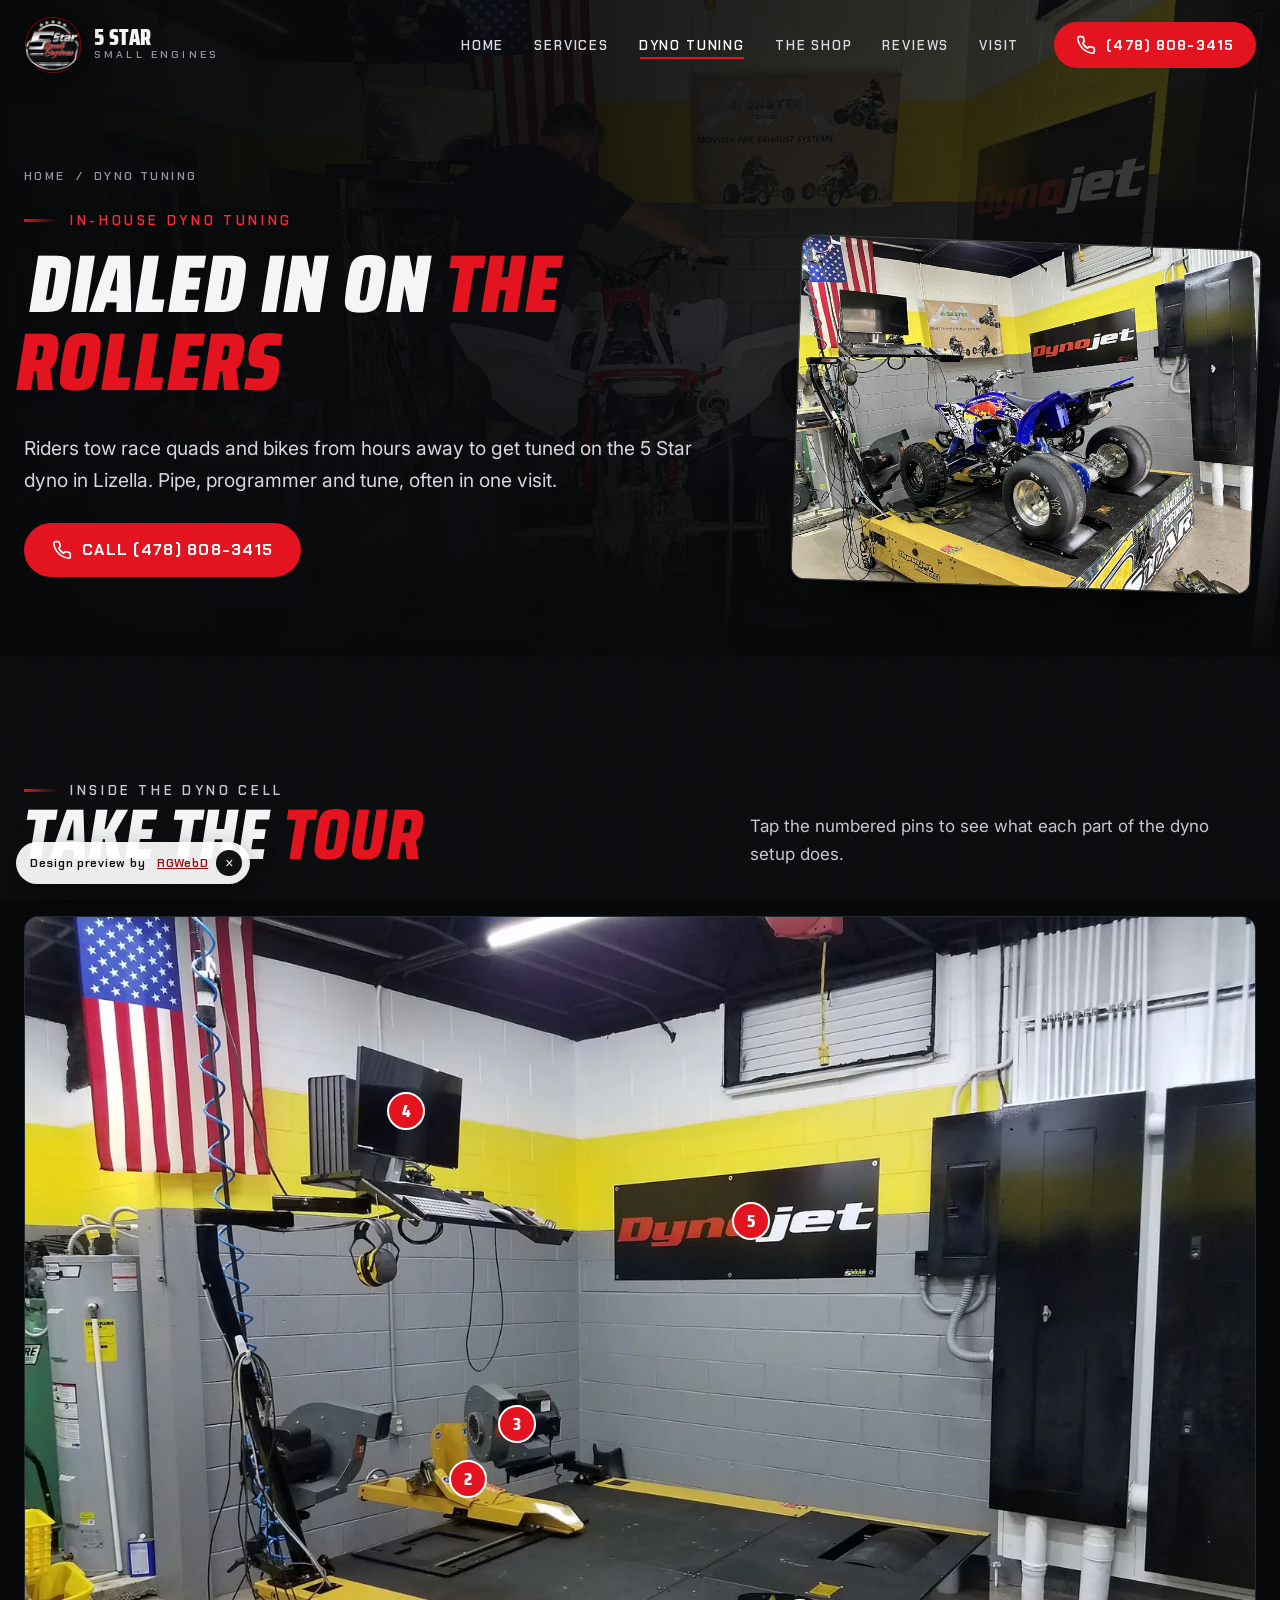
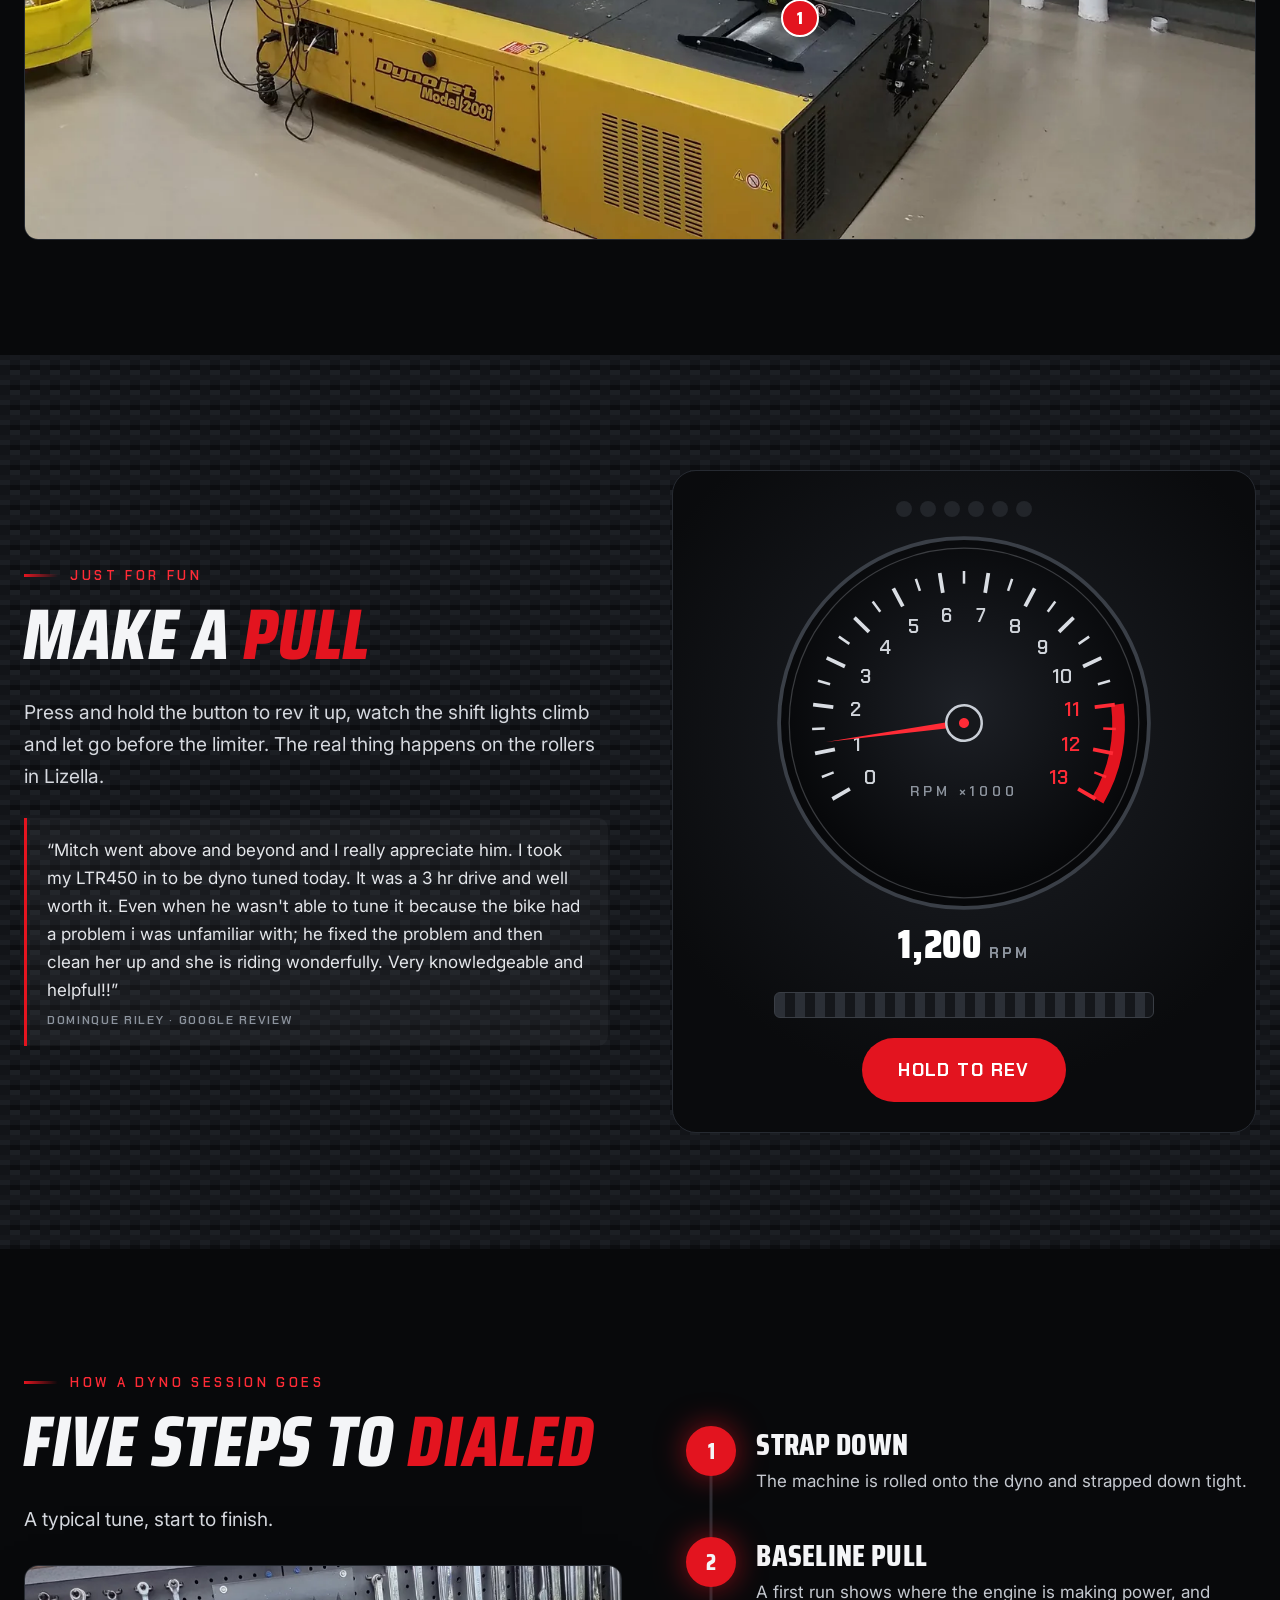
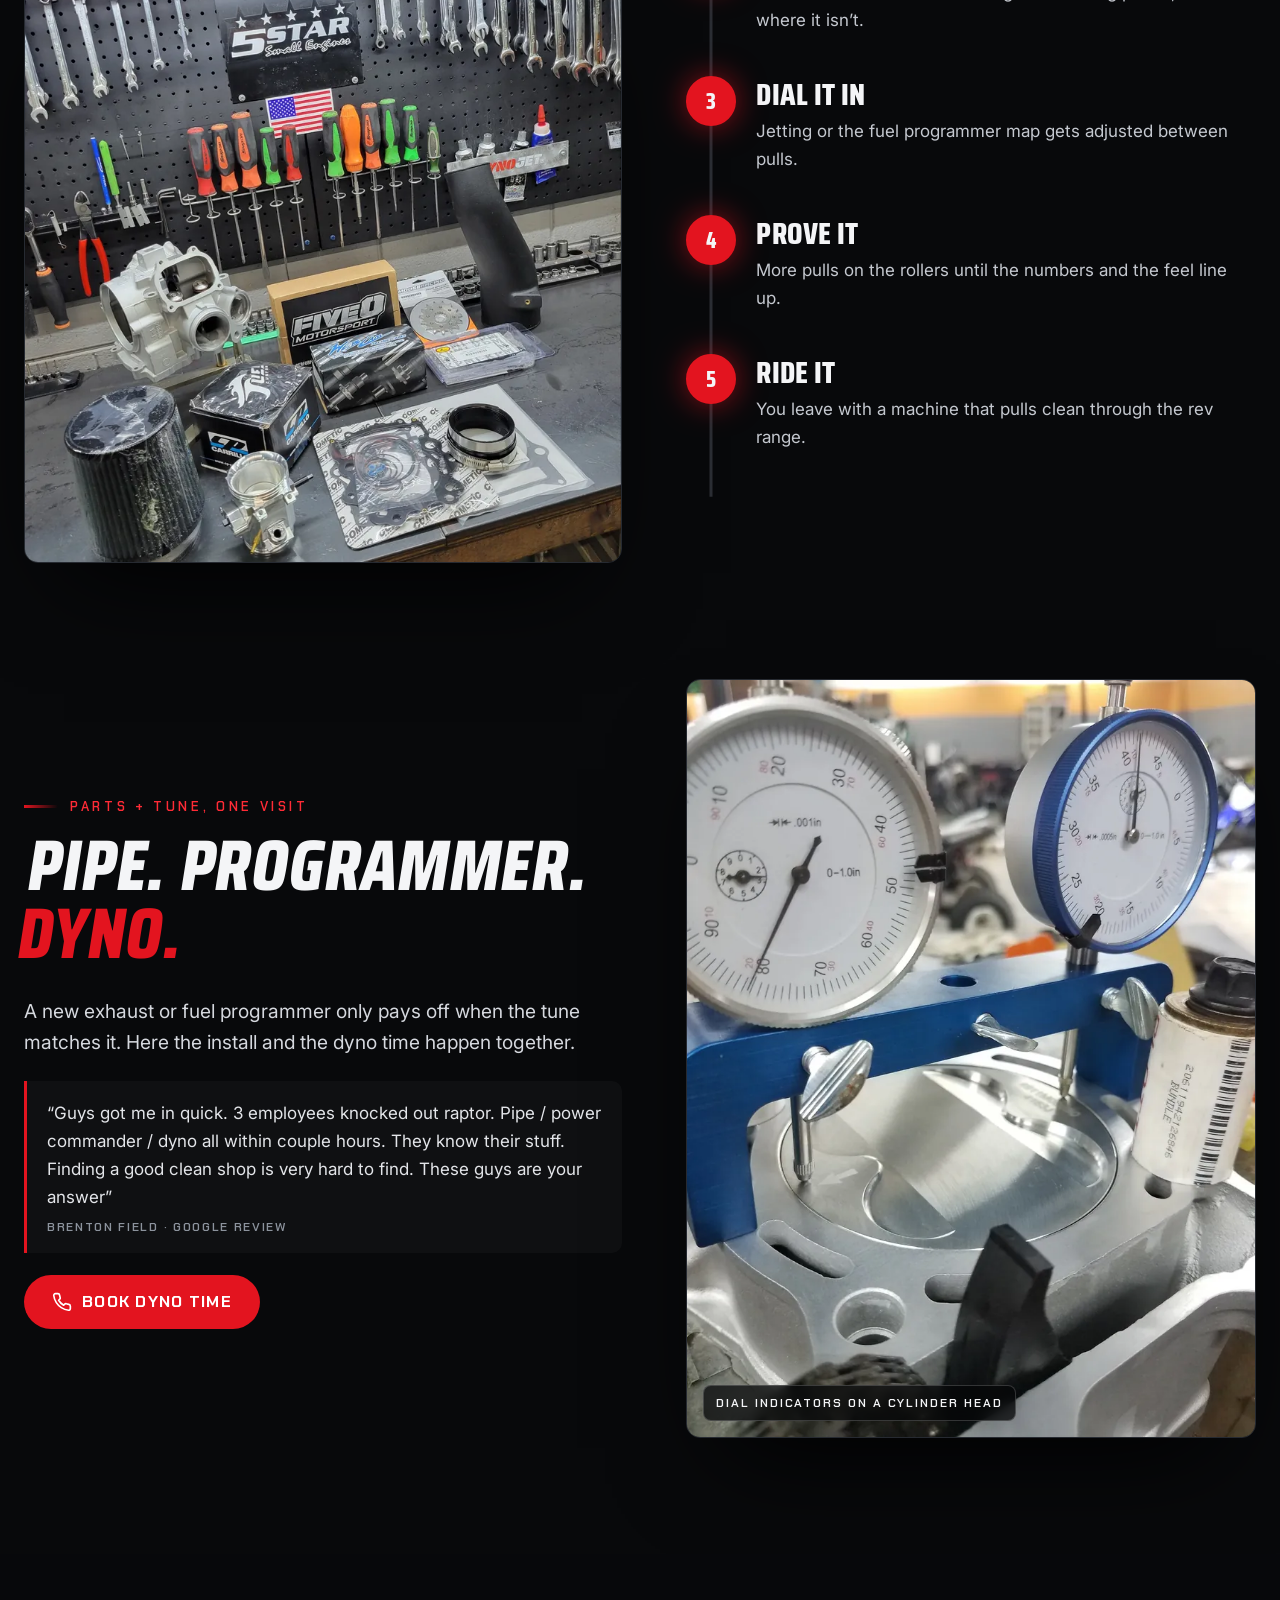
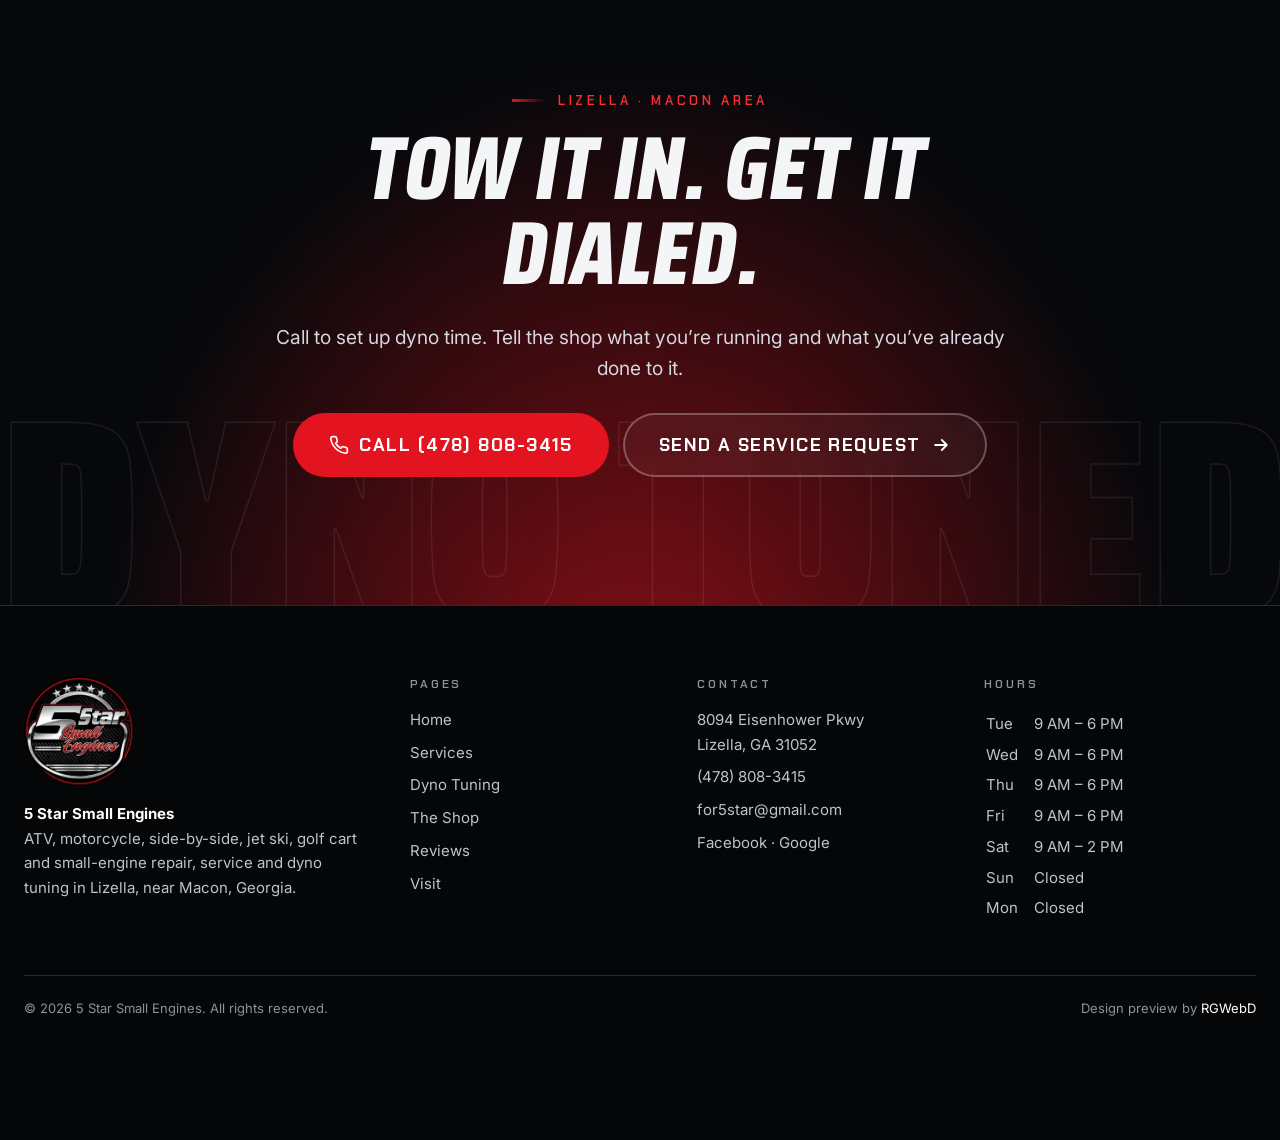
<file: dyno.html>
<!doctype html><html lang="en"><head><meta charset="utf-8"><meta name="viewport" content="width=device-width,initial-scale=1,viewport-fit=cover">
<title>Dyno Tuning in Lizella, GA (Macon Area) | 5 Star Small Engines</title><meta name="description" content="In-house Dynojet dyno tuning for ATVs, race quads and motorcycles near Macon, GA. Pipe, fuel programmer and tune in one visit. Riders drive 3–4 hours for it."><link rel="canonical" href="https://rgwebd.github.io/5starsmallengines/dyno.html"><meta name="robots" content="index,follow">
<meta name="theme-color" content="#08090b"><link rel="icon" href="favicon.ico" sizes="any"><link rel="icon" type="image/png" sizes="32x32" href="assets/brand/logo-32.png"><link rel="apple-touch-icon" href="apple-touch-icon.png">
<meta property="og:type" content="website"><meta property="og:site_name" content="5 Star Small Engines"><meta property="og:title" content="Dyno Tuning in Lizella, GA (Macon Area) | 5 Star Small Engines"><meta property="og:description" content="In-house Dynojet dyno tuning for ATVs, race quads and motorcycles near Macon, GA. Pipe, fuel programmer and tune in one visit. Riders drive 3–4 hours for it."><meta property="og:url" content="https://rgwebd.github.io/5starsmallengines/dyno.html"><meta property="og:image" content="https://rgwebd.github.io/5starsmallengines/assets/og-image.jpg"><meta property="og:image:width" content="1200"><meta property="og:image:height" content="630"><meta property="og:locale" content="en_US">
<meta name="twitter:card" content="summary_large_image"><meta name="twitter:title" content="Dyno Tuning in Lizella, GA (Macon Area) | 5 Star Small Engines"><meta name="twitter:description" content="In-house Dynojet dyno tuning for ATVs, race quads and motorcycles near Macon, GA. Pipe, fuel programmer and tune in one visit. Riders drive 3–4 hours for it."><meta name="twitter:image" content="https://rgwebd.github.io/5starsmallengines/assets/og-image.jpg">
<meta name="geo.region" content="US-GA"><meta name="geo.placename" content="Lizella"><meta name="geo.position" content="32.8052674;-83.8162097">
<link rel="preconnect" href="https://fonts.googleapis.com"><link rel="preconnect" href="https://fonts.gstatic.com" crossorigin>
<link href="https://fonts.googleapis.com/css2?family=Chakra+Petch:wght@500;600;700&family=Inter:wght@400;500;600&family=Saira+Condensed:wght@600;700;800;900&display=swap" rel="stylesheet">
<link rel="stylesheet" href="assets/styles.css"><script type="application/ld+json">{"@context": "https://schema.org", "@type": ["MotorcycleRepair", "AutoRepair"], "@id": "https://rgwebd.github.io/5starsmallengines/#business", "name": "5 Star Small Engines", "url": "https://rgwebd.github.io/5starsmallengines/", "image": ["https://rgwebd.github.io/5starsmallengines/assets/img/g05-1600.webp", "https://rgwebd.github.io/5starsmallengines/assets/img/g09-1600.webp"], "logo": "https://rgwebd.github.io/5starsmallengines/assets/brand/logo-512.png", "description": "ATV, motorcycle, side-by-side, jet ski, golf cart, mower and handheld small-engine repair shop in Lizella, GA near Macon, with an in-house dyno for tuning.", "telephone": "+1-478-808-3415", "email": "for5star@gmail.com", "address": {"@type": "PostalAddress", "streetAddress": "8094 Eisenhower Pkwy", "addressLocality": "Lizella", "addressRegion": "GA", "postalCode": "31052", "addressCountry": "US"}, "geo": {"@type": "GeoCoordinates", "latitude": 32.8052674, "longitude": -83.8162097}, "hasMap": "https://maps.google.com/?cid=8058230847359779966", "openingHoursSpecification": [{"@type": "OpeningHoursSpecification", "dayOfWeek": ["Tuesday", "Wednesday", "Thursday", "Friday"], "opens": "09:00", "closes": "18:00"}, {"@type": "OpeningHoursSpecification", "dayOfWeek": "Saturday", "opens": "09:00", "closes": "14:00"}], "sameAs": ["https://www.facebook.com/5StarSmallEngines", "https://maps.google.com/?cid=8058230847359779966"], "paymentAccepted": "Credit card, debit card, NFC mobile payments", "areaServed": [{"@type": "City", "name": "Lizella, GA"}, {"@type": "City", "name": "Macon, GA"}], "amenityFeature": [{"@type": "LocationFeatureSpecification", "name": "Wheelchair-accessible entrance", "value": true}, {"@type": "LocationFeatureSpecification", "name": "Wheelchair-accessible parking", "value": true}, {"@type": "LocationFeatureSpecification", "name": "Restroom", "value": true}], "aggregateRating": {"@type": "AggregateRating", "ratingValue": 4.9, "reviewCount": 169, "bestRating": 5, "worstRating": 1}, "knowsAbout": ["ATV repair", "Motorcycle repair", "Dyno tuning", "Carburetor rebuilds", "Engine rebuilds", "Fuel programmer installs", "Exhaust installs", "Jet ski repair", "Golf cart repair", "Small engine repair"]}</script><script type="application/ld+json">{"@context": "https://schema.org", "@type": "BreadcrumbList", "itemListElement": [{"@type": "ListItem", "position": 1, "name": "Home", "item": "https://rgwebd.github.io/5starsmallengines/"}, {"@type": "ListItem", "position": 2, "name": "Dyno Tuning", "item": "https://rgwebd.github.io/5starsmallengines/dyno.html"}]}</script><script type="application/ld+json">{"@context": "https://schema.org", "@type": "Service", "name": "Dyno tuning", "serviceType": "ATV and motorcycle dyno tuning", "provider": {"@id": "https://rgwebd.github.io/5starsmallengines/#business"}, "areaServed": "Middle Georgia"}</script><script src="https://cosmiccallers.lovable.app/demo-track.js" data-demo="5starsmallengines" defer></script></head><body><svg width="0" height="0" style="position:absolute" aria-hidden="true"><defs><linearGradient id="gred" x1="0" x2="1"><stop offset="0" stop-color="#9c0a12"/><stop offset="1" stop-color="#ff2b36"/></linearGradient></defs></svg><a class="skip" href="#main">Skip to content</a><div class="progress" aria-hidden="true"></div>
<header class="hdr"><div class="wrap"><a class="brand" href="index.html" aria-label="5 Star Small Engines home"><img src="assets/brand/logo-256.webp" width="256" height="256" alt="5 Star Small Engines logo"><b>5 Star<small>Small Engines</small></b></a>
<nav class="nav" aria-label="Main"><a href="index.html">Home</a><a href="services.html">Services</a><a href="dyno.html" aria-current=page>Dyno Tuning</a><a href="shop.html">The Shop</a><a href="reviews.html">Reviews</a><a href="visit.html">Visit</a></nav><a class="btn hcall mag" href="tel:+14788083415"><svg viewBox="0 0 24 24" fill="none" stroke="currentColor" stroke-width="2" stroke-linecap="round" stroke-linejoin="round" aria-hidden="true"><path d="M22 16.9v3a2 2 0 0 1-2.2 2 19.8 19.8 0 0 1-8.6-3.1 19.5 19.5 0 0 1-6-6A19.8 19.8 0 0 1 2.1 4.2 2 2 0 0 1 4.1 2h3a2 2 0 0 1 2 1.7c.1 1 .4 1.9.7 2.8a2 2 0 0 1-.5 2.1L8 9.9a16 16 0 0 0 6 6l1.3-1.3a2 2 0 0 1 2.1-.4c.9.3 1.8.6 2.8.7a2 2 0 0 1 1.7 2z"/></svg><span>(478) 808-3415</span></a>
<button class="burger" type="button" aria-label="Menu" aria-expanded="false" aria-controls="mnav"><span></span></button></div></header>
<nav class="mnav" id="mnav" aria-label="Mobile"><a class="l" href="index.html">Home</a><a class="l" href="services.html">Services</a><a class="l" href="dyno.html" aria-current=page>Dyno Tuning</a><a class="l" href="shop.html">The Shop</a><a class="l" href="reviews.html">Reviews</a><a class="l" href="visit.html">Visit</a><div class="ctas"><a class="btn mag " href="tel:+14788083415"><svg viewBox="0 0 24 24" fill="none" stroke="currentColor" stroke-width="2" stroke-linecap="round" stroke-linejoin="round" aria-hidden="true"><path d="M22 16.9v3a2 2 0 0 1-2.2 2 19.8 19.8 0 0 1-8.6-3.1 19.5 19.5 0 0 1-6-6A19.8 19.8 0 0 1 2.1 4.2 2 2 0 0 1 4.1 2h3a2 2 0 0 1 2 1.7c.1 1 .4 1.9.7 2.8a2 2 0 0 1-.5 2.1L8 9.9a16 16 0 0 0 6 6l1.3-1.3a2 2 0 0 1 2.1-.4c.9.3 1.8.6 2.8.7a2 2 0 0 1 1.7 2z"/></svg><span>Call (478) 808-3415</span></a><a class="btn ghost" href="https://www.google.com/maps/dir/?api=1&destination=5+Star+Small+Engines%2C+8094+Eisenhower+Pkwy%2C+Lizella%2C+GA+31052" target="_blank" rel="noopener"><svg viewBox="0 0 24 24" fill="none" stroke="currentColor" stroke-width="2" stroke-linecap="round" stroke-linejoin="round" aria-hidden="true"><path d="M12 22s7-6.2 7-12a7 7 0 0 0-14 0c0 5.8 7 12 7 12z"/><circle cx="12" cy="10" r="2.6"/></svg><span>Directions</span></a></div></nav><main id="main"><section class="phero"><div class="bg" data-px=".18"><img src="assets/img/g05-1600.webp" srcset="assets/img/g05-800.webp 800w, assets/img/g05-1600.webp 1600w" sizes="100vw" width="1600" height="1200" alt="" fetchpriority="high" decoding="async" aria-hidden="true"></div>
<div class="wrap"><nav class="crumbs" aria-label="Breadcrumb"><a href="index.html">Home</a><span aria-hidden="true">/</span><span aria-current="page">Dyno Tuning</span></nav>
<p class="kicker">In-house dyno tuning</p><h1><span class="slant">Dialed in on <span class='red'>the rollers</span></span></h1><p class="lead">Riders tow race quads and bikes from hours away to get tuned on the 5 Star dyno in Lizella. Pipe, programmer and tune, often in one visit.</p><div class="ctas" style="margin-top:26px"><a class="btn mag " href="tel:+14788083415"><svg viewBox="0 0 24 24" fill="none" stroke="currentColor" stroke-width="2" stroke-linecap="round" stroke-linejoin="round" aria-hidden="true"><path d="M22 16.9v3a2 2 0 0 1-2.2 2 19.8 19.8 0 0 1-8.6-3.1 19.5 19.5 0 0 1-6-6A19.8 19.8 0 0 1 2.1 4.2 2 2 0 0 1 4.1 2h3a2 2 0 0 1 2 1.7c.1 1 .4 1.9.7 2.8a2 2 0 0 1-.5 2.1L8 9.9a16 16 0 0 0 6 6l1.3-1.3a2 2 0 0 1 2.1-.4c.9.3 1.8.6 2.8.7a2 2 0 0 1 1.7 2z"/></svg><span>Call (478) 808-3415</span></a></div></div>
<div class="frame"><img src="assets/img/g23-1600.webp" srcset="assets/img/g23-800.webp 800w, assets/img/g23-1600.webp 1600w" sizes="(max-width:980px) 100vw, 460px" width="1600" height="1200" alt="Blue Yamaha race quad strapped down on the Dynojet dyno" fetchpriority="high" decoding="async" ></div></section>
<section class="sec"><div class="wrap"><div class="shead"><div><p class="kicker">Inside the dyno cell</p><h2><span class="slant">Take the <span class="red">tour</span></span></h2></div><p>Tap the numbered pins to see what each part of the dyno setup does.</p></div>
<div class="hs" data-r="zoom"><img src="assets/img/g03-1600.webp" srcset="assets/img/g03-800.webp 800w, assets/img/g03-1600.webp 1600w" sizes="(max-width:1240px) 100vw, 1240px" width="1600" height="1200" alt="The Dynojet Model 200i dyno cell with its tuning screen and cooling fans" loading="lazy" decoding="async" ><div class="pin" style="--x:63%;--y:76%"><button type="button" aria-expanded="false" aria-label="The rollers">1</button><span class="lbl" role="tooltip"><b>The rollers</b>The drive wheel spins the drum under load while the software records the run.</span></div><div class="pin" style="--x:36%;--y:61%"><button type="button" aria-expanded="false" aria-label="Wheel chock">2</button><span class="lbl" role="tooltip"><b>Wheel chock</b>Holds the front end steady while the machine is strapped down.</span></div><div class="pin" style="--x:40%;--y:55%"><button type="button" aria-expanded="false" aria-label="Cooling fans">3</button><span class="lbl" role="tooltip"><b>Cooling fans</b>Keep the engine at temperature through back-to-back pulls.</span></div><div class="pin" style="--x:31%;--y:21%"><button type="button" aria-expanded="false" aria-label="Tuning station">4</button><span class="lbl" role="tooltip"><b>Tuning station</b>The live readout on screen guides each change to the fuel map.</span></div><div class="pin" style="--x:59%;--y:33%"><button type="button" aria-expanded="false" aria-label="Dynojet">5</button><span class="lbl" role="tooltip"><b>Dynojet</b>The machine is a Dynojet Model 200i, the name on its yellow base.</span></div></div><ol class="hslist"><li><span><b>The rollers.</b> The drive wheel spins the drum under load while the software records the run.</span></li><li><span><b>Wheel chock.</b> Holds the front end steady while the machine is strapped down.</span></li><li><span><b>Cooling fans.</b> Keep the engine at temperature through back-to-back pulls.</span></li><li><span><b>Tuning station.</b> The live readout on screen guides each change to the fuel map.</span></li><li><span><b>Dynojet.</b> The machine is a Dynojet Model 200i, the name on its yellow base.</span></li></ol></div></section>
<section class="sec carbon"><div class="wrap revit"><div data-r="left"><p class="kicker">Just for fun</p><h2><span class="slant">Make a <span class="red">pull</span></span></h2><p class="lead">Press and hold the button to rev it up, watch the shift lights climb and let go before the limiter. The real thing happens on the rollers in Lizella.</p>
<blockquote style="margin:26px 0 0;padding:18px 20px;border-left:3px solid var(--rd);background:rgba(255,255,255,.03);border-radius:0 10px 10px 0;color:#e3e5e9">“Mitch went above and beyond and I really appreciate him. I took my LTR450 in to be dyno tuned today. It was a 3 hr drive and well worth it. Even when he wasn&#x27;t able to tune it because the bike had a problem i was unfamiliar with; he fixed the problem and then clean her up and she is riding wonderfully. Very knowledgeable and helpful!!”<cite style="display:block;font:600 12px var(--hud);letter-spacing:.14em;color:var(--si2);margin-top:8px;text-transform:uppercase;font-style:normal">Dominque Riley · Google review</cite></blockquote></div>
<div class="revbox" data-r="right"><div class="shift" aria-hidden="true"><i></i><i></i><i></i><i></i><i></i><i></i></div><svg class="tach" viewBox="0 0 300 300" aria-hidden="true"><defs><radialGradient id="tface" cx="50%" cy="45%"><stop offset="0" stop-color="#1e2127"/><stop offset="1" stop-color="#07080a"/></radialGradient></defs><circle cx="150" cy="150" r="146" fill="url(#tface)" stroke="#3a3f47" stroke-width="3"/><circle cx="150" cy="150" r="138" fill="none" stroke="#c9ced6" stroke-opacity=".25" stroke-width="1"/><path d="M271.1 135.3 A122 122 0 0 1 255.7 211.0" fill="none" stroke="#e3141f" stroke-width="10"/><line x1="46.1" y1="210.0" x2="59.9" y2="202.0" stroke="#d9dde3" stroke-width="3"/><text x="75.5" y="198.0" text-anchor="middle">0</text><line x1="37.8" y1="192.6" x2="47.1" y2="189.0" stroke="#d9dde3" stroke-width="2"/><line x1="32.4" y1="174.0" x2="48.1" y2="170.8" stroke="#d9dde3" stroke-width="3"/><text x="65.7" y="172.2" text-anchor="middle">1</text><line x1="30.1" y1="154.8" x2="40.1" y2="154.4" stroke="#d9dde3" stroke-width="2"/><line x1="30.9" y1="135.5" x2="46.8" y2="137.5" stroke="#d9dde3" stroke-width="3"/><text x="64.6" y="144.6" text-anchor="middle">2</text><line x1="34.7" y1="116.6" x2="44.3" y2="119.4" stroke="#d9dde3" stroke-width="2"/><line x1="41.6" y1="98.6" x2="56.0" y2="105.4" stroke="#d9dde3" stroke-width="3"/><text x="72.3" y="118.1" text-anchor="middle">3</text><line x1="51.2" y1="81.8" x2="59.5" y2="87.5" stroke="#d9dde3" stroke-width="2"/><line x1="63.5" y1="66.9" x2="75.0" y2="78.0" stroke="#d9dde3" stroke-width="3"/><text x="88.0" y="95.4" text-anchor="middle">4</text><line x1="77.9" y1="54.1" x2="83.9" y2="62.1" stroke="#d9dde3" stroke-width="2"/><line x1="94.2" y1="43.7" x2="101.7" y2="57.9" stroke="#d9dde3" stroke-width="3"/><text x="110.0" y="78.9" text-anchor="middle">5</text><line x1="112.0" y1="36.2" x2="115.2" y2="45.7" stroke="#d9dde3" stroke-width="2"/><line x1="130.8" y1="31.6" x2="133.3" y2="47.3" stroke="#d9dde3" stroke-width="3"/><text x="136.2" y="70.1" text-anchor="middle">6</text><line x1="150.0" y1="30.0" x2="150.0" y2="40.0" stroke="#d9dde3" stroke-width="2"/><line x1="169.2" y1="31.6" x2="166.7" y2="47.3" stroke="#d9dde3" stroke-width="3"/><text x="163.8" y="70.1" text-anchor="middle">7</text><line x1="188.0" y1="36.2" x2="184.8" y2="45.7" stroke="#d9dde3" stroke-width="2"/><line x1="205.8" y1="43.7" x2="198.3" y2="57.9" stroke="#d9dde3" stroke-width="3"/><text x="190.0" y="78.9" text-anchor="middle">8</text><line x1="222.1" y1="54.1" x2="216.1" y2="62.1" stroke="#d9dde3" stroke-width="2"/><line x1="236.5" y1="66.9" x2="225.0" y2="78.0" stroke="#d9dde3" stroke-width="3"/><text x="212.0" y="95.4" text-anchor="middle">9</text><line x1="248.8" y1="81.8" x2="240.5" y2="87.5" stroke="#d9dde3" stroke-width="2"/><line x1="258.4" y1="98.6" x2="244.0" y2="105.4" stroke="#d9dde3" stroke-width="3"/><text x="227.7" y="118.1" text-anchor="middle">10</text><line x1="265.3" y1="116.6" x2="255.7" y2="119.4" stroke="#d9dde3" stroke-width="2"/><line x1="269.1" y1="135.5" x2="253.2" y2="137.5" stroke="#ff2b36" stroke-width="3"/><text x="235.4" y="144.6" text-anchor="middle" style="fill:#ff2b36">11</text><line x1="269.9" y1="154.8" x2="259.9" y2="154.4" stroke="#ff2b36" stroke-width="2"/><line x1="267.6" y1="174.0" x2="251.9" y2="170.8" stroke="#ff2b36" stroke-width="3"/><text x="234.3" y="172.2" text-anchor="middle" style="fill:#ff2b36">12</text><line x1="262.2" y1="192.6" x2="252.9" y2="189.0" stroke="#ff2b36" stroke-width="2"/><line x1="253.9" y1="210.0" x2="240.1" y2="202.0" stroke="#ff2b36" stroke-width="3"/><text x="224.5" y="198.0" text-anchor="middle" style="fill:#ff2b36">13</text><text x="150" y="208" text-anchor="middle" style="font-size:11px;letter-spacing:3px;fill:#8c939d">RPM ×1000</text><g class="ndl"><path d="M147 160 L150 40 L153 160 Z" fill="#ff2b36"/><circle cx="150" cy="150" r="14" fill="#16181c" stroke="#c9ced6" stroke-width="2"/><circle cx="150" cy="150" r="4" fill="#ff2b36"/></g></svg><div class="rpm" aria-live="off"><b>1,200</b> RPM</div><div class="drum" aria-hidden="true"></div><button class="btn xl hold" type="button" aria-pressed="false">Hold to rev</button></div></div></section>
<section class="sec"><div class="wrap split"><div><p class="kicker">How a dyno session goes</p><h2><span class="slant">Five steps to <span class="red">dialed</span></span></h2><p class="lead">A typical tune, start to finish.</p>
<div class="pframe" style="margin-top:30px;aspect-ratio:1/1" data-r><img src="assets/img/g08-1600.webp" srcset="assets/img/g08-800.webp 800w, assets/img/g08-1600.webp 1600w" sizes="(max-width:900px) 100vw, 50vw" width="1600" height="1600" alt="Cylinder, gasket kit and performance parts laid out on the bench" loading="lazy" decoding="async" ></div></div><div class="tl"><svg class="line" aria-hidden="true"><line class="base" x1="3" y1="0" x2="3" y2="100"/><line class="draw" x1="3" y1="0" x2="3" y2="100"/></svg><div class="step" data-n="1"><h3>Strap down</h3><p>The machine is rolled onto the dyno and strapped down tight.</p></div><div class="step" data-n="2"><h3>Baseline pull</h3><p>A first run shows where the engine is making power, and where it isn’t.</p></div><div class="step" data-n="3"><h3>Dial it in</h3><p>Jetting or the fuel programmer map gets adjusted between pulls.</p></div><div class="step" data-n="4"><h3>Prove it</h3><p>More pulls on the rollers until the numbers and the feel line up.</p></div><div class="step" data-n="5"><h3>Ride it</h3><p>You leave with a machine that pulls clean through the rev range.</p></div></div></div></section>
<section class="sec" style="padding-top:0"><div class="wrap split rev"><div class="pframe" style="aspect-ratio:3/4" data-r="right"><img src="assets/img/g35-1600.webp" srcset="assets/img/g35-800.webp 800w, assets/img/g35-1600.webp 1500w" sizes="(max-width:900px) 100vw, 50vw" width="1500" height="2000" alt="Dial indicators measuring a machined cylinder head" loading="lazy" decoding="async" ><span class="tag">Dial indicators on a cylinder head</span></div>
<div data-r="left"><p class="kicker">Parts + tune, one visit</p><h2><span class="slant">Pipe. Programmer. <span class="red">Dyno.</span></span></h2><p class="lead">A new exhaust or fuel programmer only pays off when the tune matches it. Here the install and the dyno time happen together.</p>
<blockquote style="margin:22px 0;padding:18px 20px;border-left:3px solid var(--rd);background:rgba(255,255,255,.03);border-radius:0 10px 10px 0;color:#e3e5e9">“Guys got me in quick. 3 employees knocked out raptor. Pipe / power commander / dyno all within couple hours. They know their stuff. Finding a good clean shop is very hard to find. These guys are your answer”<cite style="display:block;font:600 12px var(--hud);letter-spacing:.14em;color:var(--si2);margin-top:8px;text-transform:uppercase;font-style:normal">Brenton field · Google review</cite></blockquote>
<a class="btn mag " href="tel:+14788083415"><svg viewBox="0 0 24 24" fill="none" stroke="currentColor" stroke-width="2" stroke-linecap="round" stroke-linejoin="round" aria-hidden="true"><path d="M22 16.9v3a2 2 0 0 1-2.2 2 19.8 19.8 0 0 1-8.6-3.1 19.5 19.5 0 0 1-6-6A19.8 19.8 0 0 1 2.1 4.2 2 2 0 0 1 4.1 2h3a2 2 0 0 1 2 1.7c.1 1 .4 1.9.7 2.8a2 2 0 0 1-.5 2.1L8 9.9a16 16 0 0 0 6 6l1.3-1.3a2 2 0 0 1 2.1-.4c.9.3 1.8.6 2.8.7a2 2 0 0 1 1.7 2z"/></svg><span>Book dyno time</span></a></div></div></section>
<section class="cta graphic"><div class="giant" aria-hidden="true">Dyno tuned</div><div class="wrap" data-r><p class="kicker" style="justify-content:center">Lizella · Macon area</p><h2><span class="slant">Tow it in. Get it dialed.</span></h2><p class="lead" style="margin:0 auto">Call to set up dyno time. Tell the shop what you’re running and what you’ve already done to it.</p>
<div class="ctas"><a class="btn mag xl" href="tel:+14788083415"><svg viewBox="0 0 24 24" fill="none" stroke="currentColor" stroke-width="2" stroke-linecap="round" stroke-linejoin="round" aria-hidden="true"><path d="M22 16.9v3a2 2 0 0 1-2.2 2 19.8 19.8 0 0 1-8.6-3.1 19.5 19.5 0 0 1-6-6A19.8 19.8 0 0 1 2.1 4.2 2 2 0 0 1 4.1 2h3a2 2 0 0 1 2 1.7c.1 1 .4 1.9.7 2.8a2 2 0 0 1-.5 2.1L8 9.9a16 16 0 0 0 6 6l1.3-1.3a2 2 0 0 1 2.1-.4c.9.3 1.8.6 2.8.7a2 2 0 0 1 1.7 2z"/></svg><span>Call (478) 808-3415</span></a><a class="btn ghost xl" href="visit.html#request"><span>Send a service request</span><svg viewBox="0 0 24 24" fill="none" stroke="currentColor" stroke-width="2.2" stroke-linecap="round" stroke-linejoin="round" aria-hidden="true"><path d="M5 12h14M13 6l6 6-6 6"/></svg></a></div></div></section></main><footer class="ftr"><div class="wrap"><div class="grid">
<div><img class="logo" src="assets/brand/logo-256.webp" width="256" height="256" alt="5 Star Small Engines logo" loading="lazy"><p><b style="color:#fff">5 Star Small Engines</b><br>ATV, motorcycle, side-by-side, jet ski, golf cart and small-engine repair, service and dyno tuning in Lizella, near Macon, Georgia.</p></div>
<div><h4>Pages</h4><ul><li><a href="index.html">Home</a></li><li><a href="services.html">Services</a></li><li><a href="dyno.html">Dyno Tuning</a></li><li><a href="shop.html">The Shop</a></li><li><a href="reviews.html">Reviews</a></li><li><a href="visit.html">Visit</a></li></ul></div>
<div><h4>Contact</h4><ul><li><a href="https://www.google.com/maps/dir/?api=1&destination=5+Star+Small+Engines%2C+8094+Eisenhower+Pkwy%2C+Lizella%2C+GA+31052" target="_blank" rel="noopener">8094 Eisenhower Pkwy<br>Lizella, GA 31052</a></li><li><a href="tel:+14788083415">(478) 808-3415</a></li><li><a href="mailto:for5star@gmail.com">for5star@gmail.com</a></li><li><a href="https://www.facebook.com/5StarSmallEngines" target="_blank" rel="noopener">Facebook</a> · <a href="https://maps.google.com/?cid=8058230847359779966" target="_blank" rel="noopener">Google</a></li></ul></div>
<div><h4>Hours</h4><table class="hrs"><tbody><tr><td>Tue</td><td>9 AM – 6 PM</td></tr><tr><td>Wed</td><td>9 AM – 6 PM</td></tr><tr><td>Thu</td><td>9 AM – 6 PM</td></tr><tr><td>Fri</td><td>9 AM – 6 PM</td></tr><tr><td>Sat</td><td>9 AM – 2 PM</td></tr><tr><td>Sun</td><td>Closed</td></tr><tr><td>Mon</td><td>Closed</td></tr></tbody></table></div>
</div><div class="legal"><span>© 2026 5 Star Small Engines. All rights reserved.</span><span>Design preview by <a href="https://rgwebd.github.io/" style="color:#fff">RGWebD</a></span></div></div></footer>
<div class="mbar"><a class="btn mag " href="tel:+14788083415"><svg viewBox="0 0 24 24" fill="none" stroke="currentColor" stroke-width="2" stroke-linecap="round" stroke-linejoin="round" aria-hidden="true"><path d="M22 16.9v3a2 2 0 0 1-2.2 2 19.8 19.8 0 0 1-8.6-3.1 19.5 19.5 0 0 1-6-6A19.8 19.8 0 0 1 2.1 4.2 2 2 0 0 1 4.1 2h3a2 2 0 0 1 2 1.7c.1 1 .4 1.9.7 2.8a2 2 0 0 1-.5 2.1L8 9.9a16 16 0 0 0 6 6l1.3-1.3a2 2 0 0 1 2.1-.4c.9.3 1.8.6 2.8.7a2 2 0 0 1 1.7 2z"/></svg><span>Call</span></a><a class="btn ghost" href="https://www.google.com/maps/dir/?api=1&destination=5+Star+Small+Engines%2C+8094+Eisenhower+Pkwy%2C+Lizella%2C+GA+31052" target="_blank" rel="noopener"><svg viewBox="0 0 24 24" fill="none" stroke="currentColor" stroke-width="2" stroke-linecap="round" stroke-linejoin="round" aria-hidden="true"><path d="M12 22s7-6.2 7-12a7 7 0 0 0-14 0c0 5.8 7 12 7 12z"/><circle cx="12" cy="10" r="2.6"/></svg><span>Directions</span></a></div>
<div class="demo" role="note">Design preview by&nbsp;<a href="https://rgwebd.github.io/">RGWebD</a><button type="button" aria-label="Dismiss design preview note">×</button></div><script src="assets/script.js" defer></script></body></html>
</file>
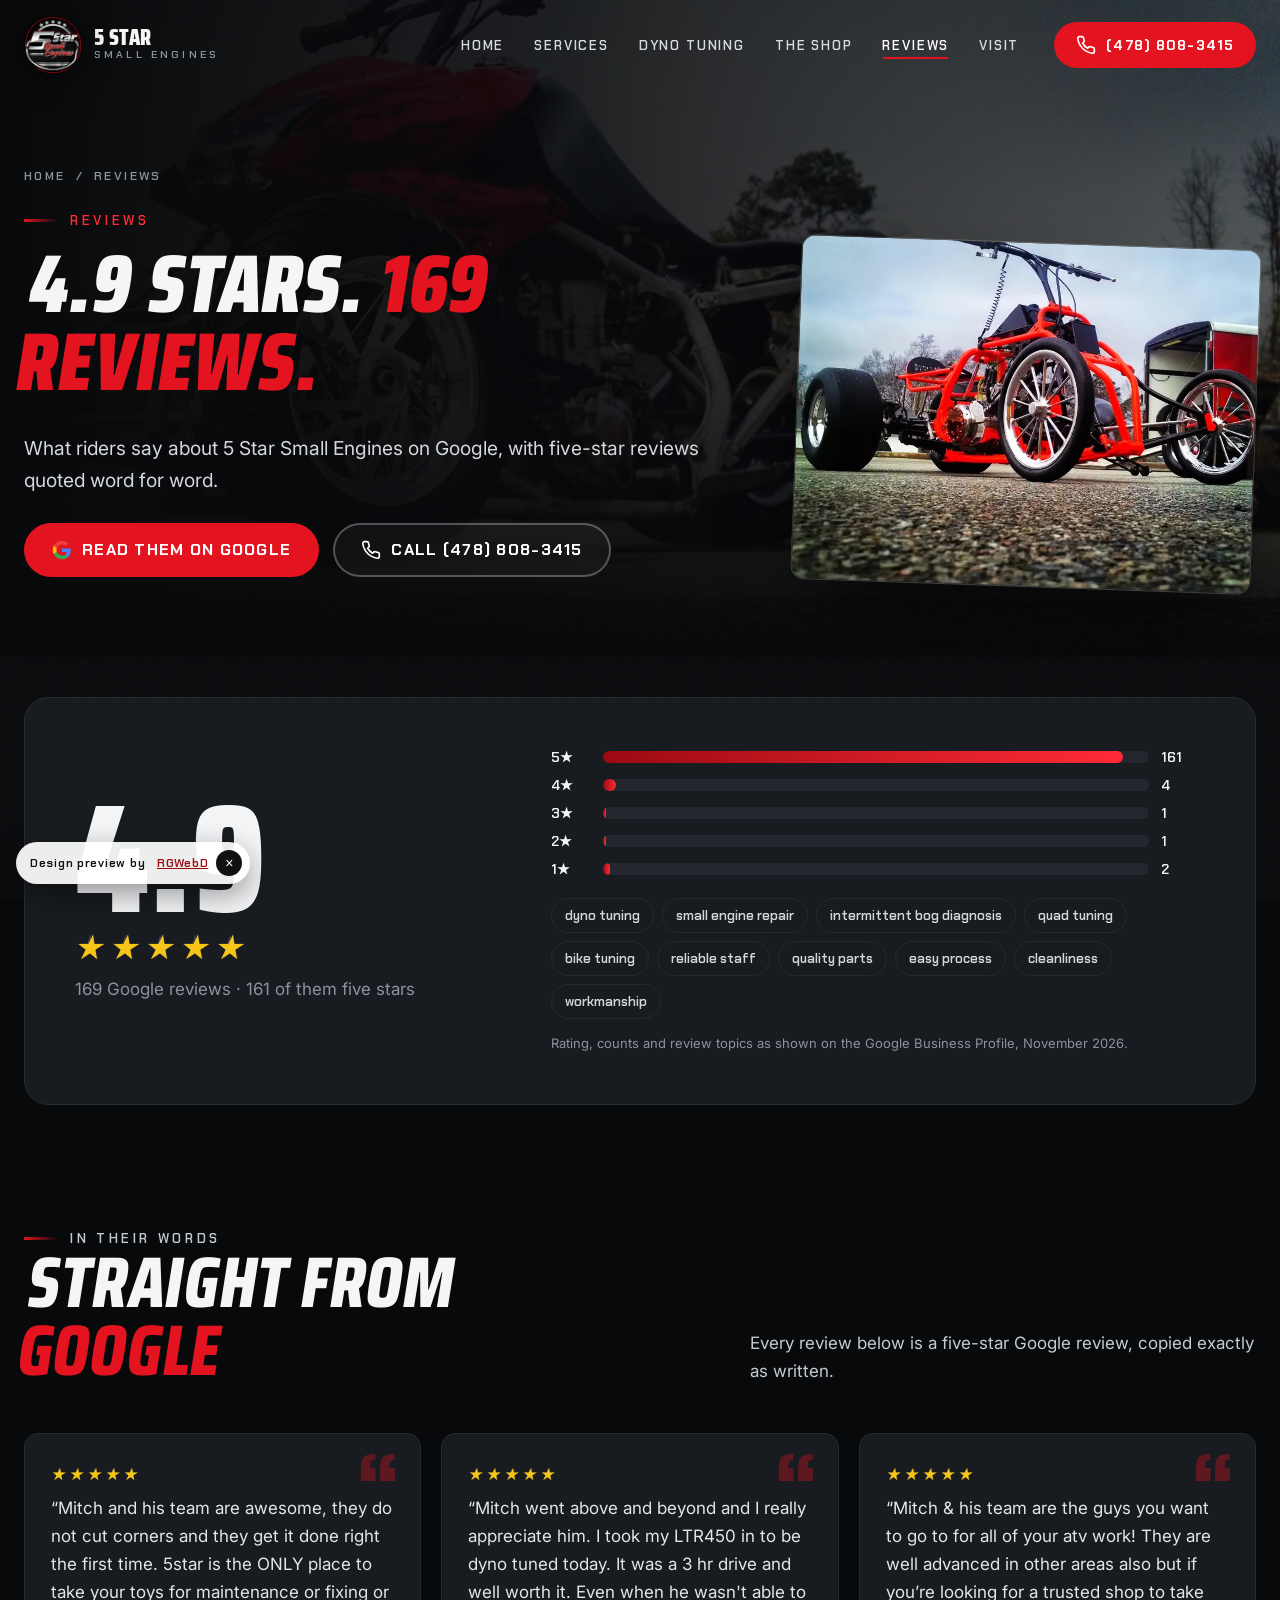
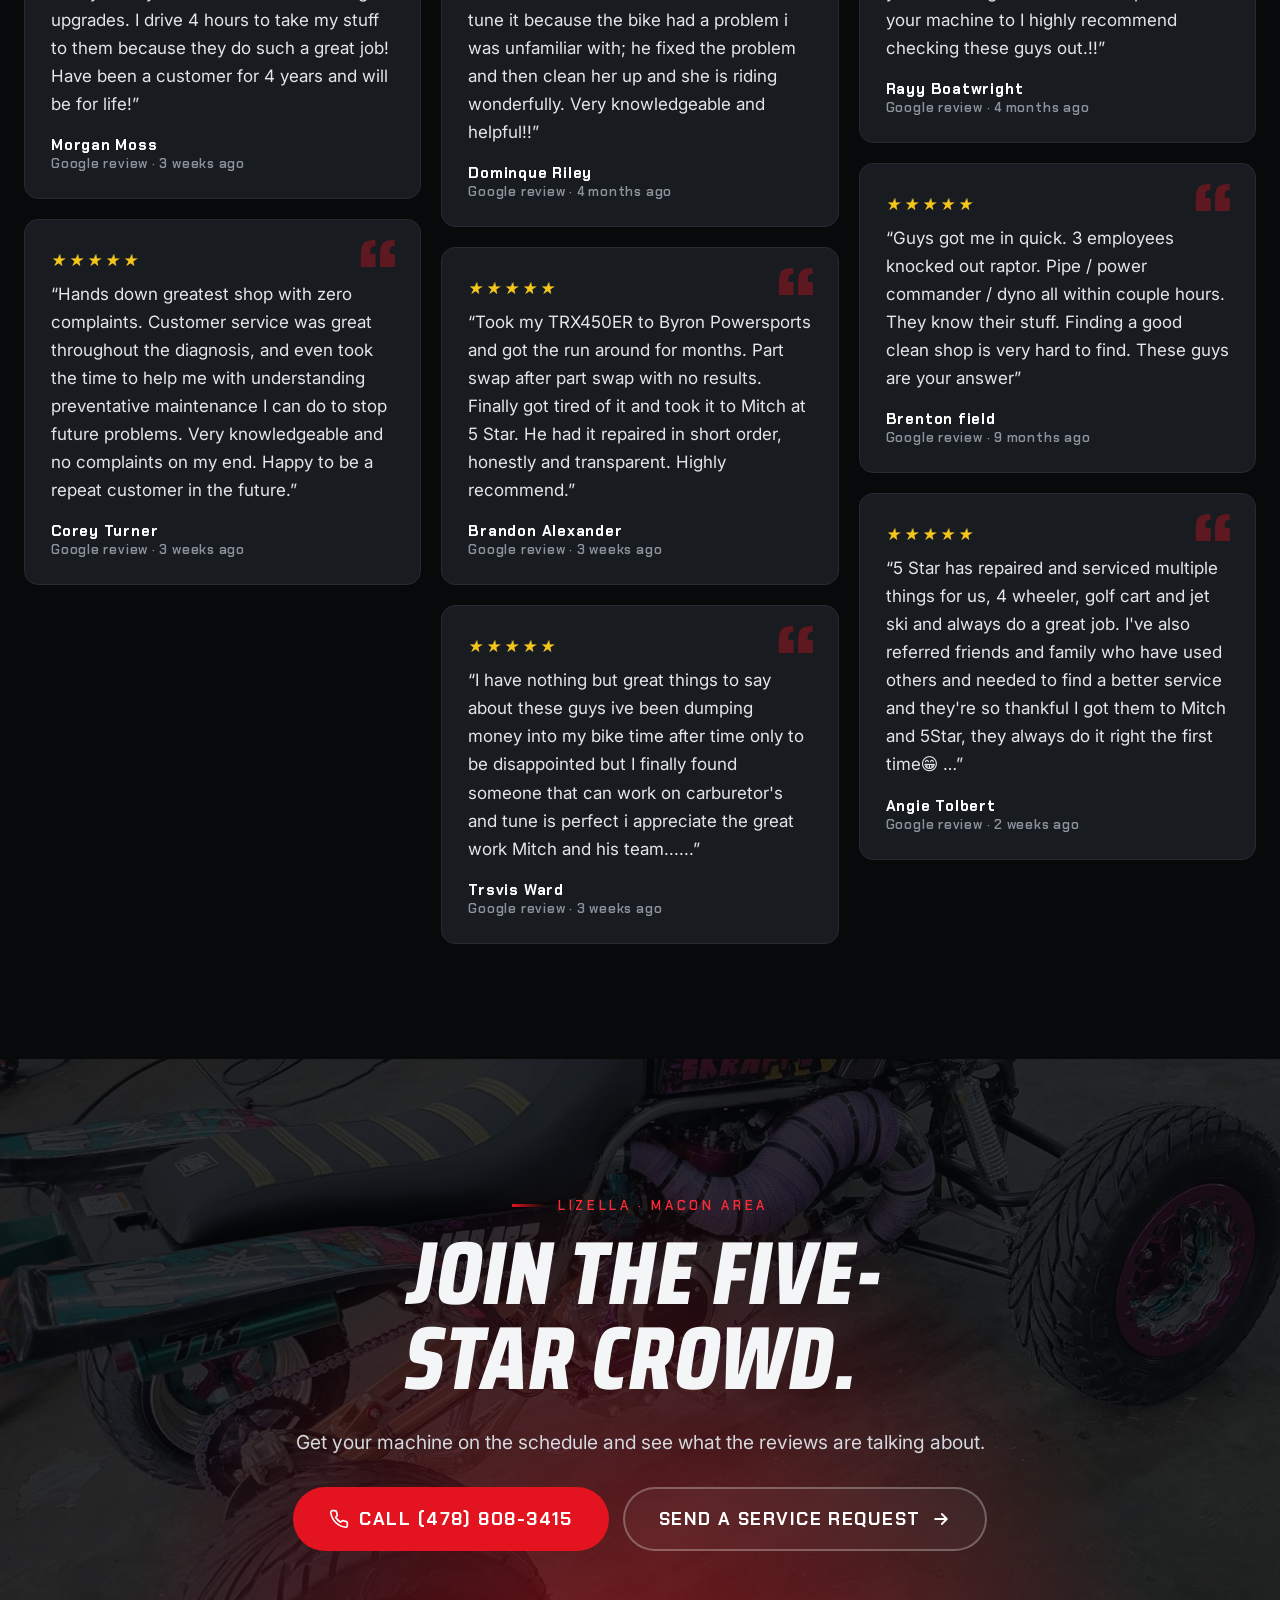
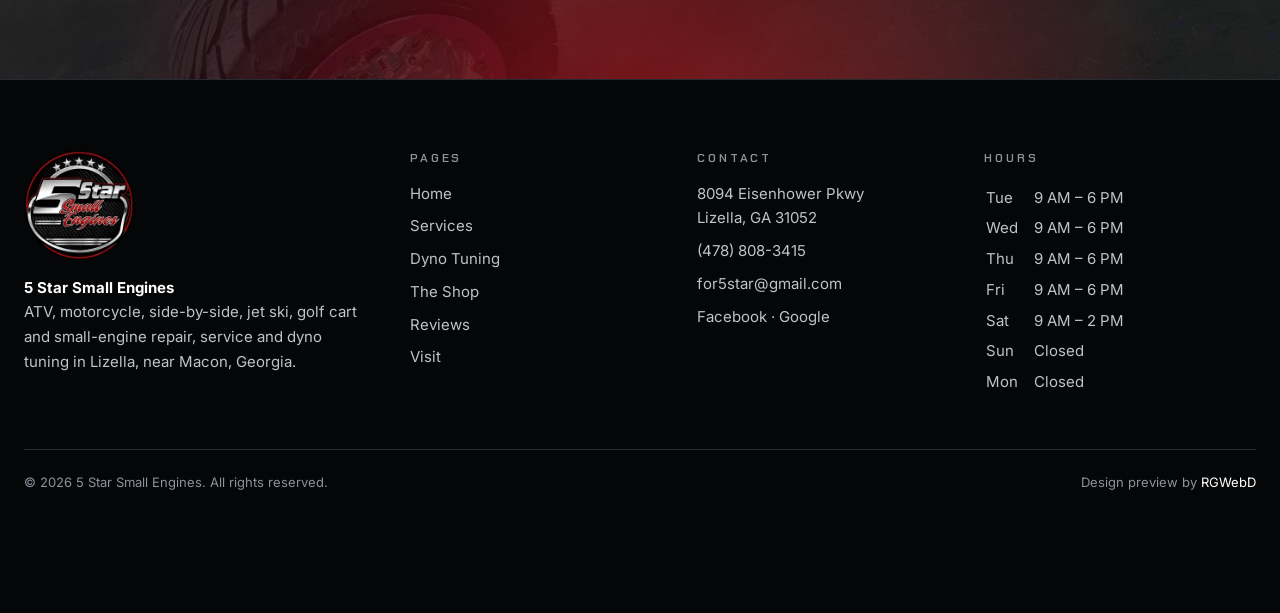
<file: reviews.html>
<!doctype html><html lang="en"><head><meta charset="utf-8"><meta name="viewport" content="width=device-width,initial-scale=1,viewport-fit=cover">
<title>Reviews | 4.9 Stars from 169 Google Reviews | 5 Star Small Engines</title><meta name="description" content="5 Star Small Engines in Lizella, GA is rated 4.9 stars from 169 Google reviews. Read five-star reviews from ATV, motorcycle and dyno tuning customers, word for word."><link rel="canonical" href="https://rgwebd.github.io/5starsmallengines/reviews.html"><meta name="robots" content="index,follow">
<meta name="theme-color" content="#08090b"><link rel="icon" href="favicon.ico" sizes="any"><link rel="icon" type="image/png" sizes="32x32" href="assets/brand/logo-32.png"><link rel="apple-touch-icon" href="apple-touch-icon.png">
<meta property="og:type" content="website"><meta property="og:site_name" content="5 Star Small Engines"><meta property="og:title" content="Reviews | 4.9 Stars from 169 Google Reviews | 5 Star Small Engines"><meta property="og:description" content="5 Star Small Engines in Lizella, GA is rated 4.9 stars from 169 Google reviews. Read five-star reviews from ATV, motorcycle and dyno tuning customers, word for word."><meta property="og:url" content="https://rgwebd.github.io/5starsmallengines/reviews.html"><meta property="og:image" content="https://rgwebd.github.io/5starsmallengines/assets/og-image.jpg"><meta property="og:image:width" content="1200"><meta property="og:image:height" content="630"><meta property="og:locale" content="en_US">
<meta name="twitter:card" content="summary_large_image"><meta name="twitter:title" content="Reviews | 4.9 Stars from 169 Google Reviews | 5 Star Small Engines"><meta name="twitter:description" content="5 Star Small Engines in Lizella, GA is rated 4.9 stars from 169 Google reviews. Read five-star reviews from ATV, motorcycle and dyno tuning customers, word for word."><meta name="twitter:image" content="https://rgwebd.github.io/5starsmallengines/assets/og-image.jpg">
<meta name="geo.region" content="US-GA"><meta name="geo.placename" content="Lizella"><meta name="geo.position" content="32.8052674;-83.8162097">
<link rel="preconnect" href="https://fonts.googleapis.com"><link rel="preconnect" href="https://fonts.gstatic.com" crossorigin>
<link href="https://fonts.googleapis.com/css2?family=Chakra+Petch:wght@500;600;700&family=Inter:wght@400;500;600&family=Saira+Condensed:wght@600;700;800;900&display=swap" rel="stylesheet">
<link rel="stylesheet" href="assets/styles.css"><script type="application/ld+json">{"@context": "https://schema.org", "@type": ["MotorcycleRepair", "AutoRepair"], "@id": "https://rgwebd.github.io/5starsmallengines/#business", "name": "5 Star Small Engines", "url": "https://rgwebd.github.io/5starsmallengines/", "image": ["https://rgwebd.github.io/5starsmallengines/assets/img/g05-1600.webp", "https://rgwebd.github.io/5starsmallengines/assets/img/g09-1600.webp"], "logo": "https://rgwebd.github.io/5starsmallengines/assets/brand/logo-512.png", "description": "ATV, motorcycle, side-by-side, jet ski, golf cart, mower and handheld small-engine repair shop in Lizella, GA near Macon, with an in-house dyno for tuning.", "telephone": "+1-478-808-3415", "email": "for5star@gmail.com", "address": {"@type": "PostalAddress", "streetAddress": "8094 Eisenhower Pkwy", "addressLocality": "Lizella", "addressRegion": "GA", "postalCode": "31052", "addressCountry": "US"}, "geo": {"@type": "GeoCoordinates", "latitude": 32.8052674, "longitude": -83.8162097}, "hasMap": "https://maps.google.com/?cid=8058230847359779966", "openingHoursSpecification": [{"@type": "OpeningHoursSpecification", "dayOfWeek": ["Tuesday", "Wednesday", "Thursday", "Friday"], "opens": "09:00", "closes": "18:00"}, {"@type": "OpeningHoursSpecification", "dayOfWeek": "Saturday", "opens": "09:00", "closes": "14:00"}], "sameAs": ["https://www.facebook.com/5StarSmallEngines", "https://maps.google.com/?cid=8058230847359779966"], "paymentAccepted": "Credit card, debit card, NFC mobile payments", "areaServed": [{"@type": "City", "name": "Lizella, GA"}, {"@type": "City", "name": "Macon, GA"}], "amenityFeature": [{"@type": "LocationFeatureSpecification", "name": "Wheelchair-accessible entrance", "value": true}, {"@type": "LocationFeatureSpecification", "name": "Wheelchair-accessible parking", "value": true}, {"@type": "LocationFeatureSpecification", "name": "Restroom", "value": true}], "aggregateRating": {"@type": "AggregateRating", "ratingValue": 4.9, "reviewCount": 169, "bestRating": 5, "worstRating": 1}, "knowsAbout": ["ATV repair", "Motorcycle repair", "Dyno tuning", "Carburetor rebuilds", "Engine rebuilds", "Fuel programmer installs", "Exhaust installs", "Jet ski repair", "Golf cart repair", "Small engine repair"], "review": [{"@type": "Review", "author": {"@type": "Person", "name": "Morgan Moss"}, "reviewRating": {"@type": "Rating", "ratingValue": 5, "bestRating": 5}, "reviewBody": "Mitch and his team are awesome, they do not cut corners and they get it done right the first time. 5star is the ONLY place to take your toys for maintenance or fixing or upgrades. I drive 4 hours to take my stuff to them because they do such a great job! Have been a customer for 4 years and will be for life!", "publisher": {"@type": "Organization", "name": "Google"}}, {"@type": "Review", "author": {"@type": "Person", "name": "Corey Turner"}, "reviewRating": {"@type": "Rating", "ratingValue": 5, "bestRating": 5}, "reviewBody": "Hands down greatest shop with zero complaints. Customer service was great throughout the diagnosis, and even took the time to help me with understanding preventative maintenance I can do to stop future problems. Very knowledgeable and no complaints on my end. Happy to be a repeat customer in the future.", "publisher": {"@type": "Organization", "name": "Google"}}, {"@type": "Review", "author": {"@type": "Person", "name": "Dominque Riley"}, "reviewRating": {"@type": "Rating", "ratingValue": 5, "bestRating": 5}, "reviewBody": "Mitch went above and beyond and I really appreciate him. I took my LTR450 in to be dyno tuned today. It was a 3 hr drive and well worth it. Even when he wasn't able to tune it because the bike had a problem i was unfamiliar with; he fixed the problem and then clean her up and she is riding wonderfully. Very knowledgeable and helpful!!", "publisher": {"@type": "Organization", "name": "Google"}}, {"@type": "Review", "author": {"@type": "Person", "name": "Brandon Alexander"}, "reviewRating": {"@type": "Rating", "ratingValue": 5, "bestRating": 5}, "reviewBody": "Took my TRX450ER to Byron Powersports and got the run around for months. Part swap after part swap with no results. Finally got tired of it and took it to Mitch at 5 Star. He had it repaired in short order, honestly and transparent. Highly recommend.", "publisher": {"@type": "Organization", "name": "Google"}}, {"@type": "Review", "author": {"@type": "Person", "name": "Trsvis Ward"}, "reviewRating": {"@type": "Rating", "ratingValue": 5, "bestRating": 5}, "reviewBody": "I have nothing but great things to say about these guys ive been dumping money into my bike time after time only to be disappointed but I finally found someone that can work on carburetor's and tune is perfect i appreciate the great work Mitch and his team......", "publisher": {"@type": "Organization", "name": "Google"}}, {"@type": "Review", "author": {"@type": "Person", "name": "Rayy Boatwright"}, "reviewRating": {"@type": "Rating", "ratingValue": 5, "bestRating": 5}, "reviewBody": "Mitch & his team are the guys you want to go to for all of your atv work! They are well advanced in other areas also but if you’re looking for a trusted shop to take your machine to I highly recommend checking these guys out.!!", "publisher": {"@type": "Organization", "name": "Google"}}, {"@type": "Review", "author": {"@type": "Person", "name": "Brenton field"}, "reviewRating": {"@type": "Rating", "ratingValue": 5, "bestRating": 5}, "reviewBody": "Guys got me in quick. 3 employees knocked out raptor. Pipe / power commander / dyno all within couple hours. They know their stuff. Finding a good clean shop is very hard to find. These guys are your answer", "publisher": {"@type": "Organization", "name": "Google"}}, {"@type": "Review", "author": {"@type": "Person", "name": "Angie Tolbert"}, "reviewRating": {"@type": "Rating", "ratingValue": 5, "bestRating": 5}, "reviewBody": "5 Star has repaired and serviced multiple things for us, 4 wheeler, golf cart and jet ski and always do a great job. I've also referred friends and family who have used others and needed to find a better service and they're so thankful I got them to Mitch and 5Star, they always do it right the first time😁 …", "publisher": {"@type": "Organization", "name": "Google"}}]}</script><script type="application/ld+json">{"@context": "https://schema.org", "@type": "BreadcrumbList", "itemListElement": [{"@type": "ListItem", "position": 1, "name": "Home", "item": "https://rgwebd.github.io/5starsmallengines/"}, {"@type": "ListItem", "position": 2, "name": "Reviews", "item": "https://rgwebd.github.io/5starsmallengines/reviews.html"}]}</script><script src="https://cosmiccallers.lovable.app/demo-track.js" data-demo="5starsmallengines" defer></script></head><body><svg width="0" height="0" style="position:absolute" aria-hidden="true"><defs><linearGradient id="gred" x1="0" x2="1"><stop offset="0" stop-color="#9c0a12"/><stop offset="1" stop-color="#ff2b36"/></linearGradient></defs></svg><a class="skip" href="#main">Skip to content</a><div class="progress" aria-hidden="true"></div>
<header class="hdr"><div class="wrap"><a class="brand" href="index.html" aria-label="5 Star Small Engines home"><img src="assets/brand/logo-256.webp" width="256" height="256" alt="5 Star Small Engines logo"><b>5 Star<small>Small Engines</small></b></a>
<nav class="nav" aria-label="Main"><a href="index.html">Home</a><a href="services.html">Services</a><a href="dyno.html">Dyno Tuning</a><a href="shop.html">The Shop</a><a href="reviews.html" aria-current=page>Reviews</a><a href="visit.html">Visit</a></nav><a class="btn hcall mag" href="tel:+14788083415"><svg viewBox="0 0 24 24" fill="none" stroke="currentColor" stroke-width="2" stroke-linecap="round" stroke-linejoin="round" aria-hidden="true"><path d="M22 16.9v3a2 2 0 0 1-2.2 2 19.8 19.8 0 0 1-8.6-3.1 19.5 19.5 0 0 1-6-6A19.8 19.8 0 0 1 2.1 4.2 2 2 0 0 1 4.1 2h3a2 2 0 0 1 2 1.7c.1 1 .4 1.9.7 2.8a2 2 0 0 1-.5 2.1L8 9.9a16 16 0 0 0 6 6l1.3-1.3a2 2 0 0 1 2.1-.4c.9.3 1.8.6 2.8.7a2 2 0 0 1 1.7 2z"/></svg><span>(478) 808-3415</span></a>
<button class="burger" type="button" aria-label="Menu" aria-expanded="false" aria-controls="mnav"><span></span></button></div></header>
<nav class="mnav" id="mnav" aria-label="Mobile"><a class="l" href="index.html">Home</a><a class="l" href="services.html">Services</a><a class="l" href="dyno.html">Dyno Tuning</a><a class="l" href="shop.html">The Shop</a><a class="l" href="reviews.html" aria-current=page>Reviews</a><a class="l" href="visit.html">Visit</a><div class="ctas"><a class="btn mag " href="tel:+14788083415"><svg viewBox="0 0 24 24" fill="none" stroke="currentColor" stroke-width="2" stroke-linecap="round" stroke-linejoin="round" aria-hidden="true"><path d="M22 16.9v3a2 2 0 0 1-2.2 2 19.8 19.8 0 0 1-8.6-3.1 19.5 19.5 0 0 1-6-6A19.8 19.8 0 0 1 2.1 4.2 2 2 0 0 1 4.1 2h3a2 2 0 0 1 2 1.7c.1 1 .4 1.9.7 2.8a2 2 0 0 1-.5 2.1L8 9.9a16 16 0 0 0 6 6l1.3-1.3a2 2 0 0 1 2.1-.4c.9.3 1.8.6 2.8.7a2 2 0 0 1 1.7 2z"/></svg><span>Call (478) 808-3415</span></a><a class="btn ghost" href="https://www.google.com/maps/dir/?api=1&destination=5+Star+Small+Engines%2C+8094+Eisenhower+Pkwy%2C+Lizella%2C+GA+31052" target="_blank" rel="noopener"><svg viewBox="0 0 24 24" fill="none" stroke="currentColor" stroke-width="2" stroke-linecap="round" stroke-linejoin="round" aria-hidden="true"><path d="M12 22s7-6.2 7-12a7 7 0 0 0-14 0c0 5.8 7 12 7 12z"/><circle cx="12" cy="10" r="2.6"/></svg><span>Directions</span></a></div></nav><main id="main"><section class="phero"><div class="bg" data-px=".18"><img src="assets/img/g17-1600.webp" srcset="assets/img/g17-800.webp 800w, assets/img/g17-1600.webp 1600w" sizes="100vw" width="1600" height="1600" alt="" fetchpriority="high" decoding="async" aria-hidden="true"></div>
<div class="wrap"><nav class="crumbs" aria-label="Breadcrumb"><a href="index.html">Home</a><span aria-hidden="true">/</span><span aria-current="page">Reviews</span></nav>
<p class="kicker">Reviews</p><h1><span class="slant">4.9 stars. <span class='red'>169 reviews.</span></span></h1><p class="lead">What riders say about 5 Star Small Engines on Google, with five-star reviews quoted word for word.</p><div class="ctas" style="margin-top:26px"><a class="btn mag" href="https://maps.app.goo.gl/KufWtvhDoCWq91qb7" target="_blank" rel="noopener"><svg viewBox="0 0 24 24" aria-hidden="true"><path fill="#4285F4" d="M22.5 12.3c0-.8-.1-1.5-.2-2.2H12v4.2h5.9a5 5 0 0 1-2.2 3.3v2.7h3.5c2.1-1.9 3.3-4.7 3.3-8z"/><path fill="#34A853" d="M12 23c3 0 5.5-1 7.3-2.7l-3.5-2.7c-1 .7-2.3 1.1-3.8 1.1-2.9 0-5.4-2-6.3-4.7H2.1v2.8A11 11 0 0 0 12 23z"/><path fill="#FBBC05" d="M5.7 14a6.6 6.6 0 0 1 0-4.2V7H2.1a11 11 0 0 0 0 9.9z"/><path fill="#EA4335" d="M12 5.4c1.6 0 3.1.6 4.3 1.7l3.1-3.1A11 11 0 0 0 2.1 7l3.6 2.8C6.6 7.3 9.1 5.4 12 5.4z"/></svg><span>Read them on Google</span></a><a class="btn mag ghost" href="tel:+14788083415"><svg viewBox="0 0 24 24" fill="none" stroke="currentColor" stroke-width="2" stroke-linecap="round" stroke-linejoin="round" aria-hidden="true"><path d="M22 16.9v3a2 2 0 0 1-2.2 2 19.8 19.8 0 0 1-8.6-3.1 19.5 19.5 0 0 1-6-6A19.8 19.8 0 0 1 2.1 4.2 2 2 0 0 1 4.1 2h3a2 2 0 0 1 2 1.7c.1 1 .4 1.9.7 2.8a2 2 0 0 1-.5 2.1L8 9.9a16 16 0 0 0 6 6l1.3-1.3a2 2 0 0 1 2.1-.4c.9.3 1.8.6 2.8.7a2 2 0 0 1 1.7 2z"/></svg><span>Call (478) 808-3415</span></a></div></div>
<div class="frame"><img src="assets/img/g29-1600.webp" srcset="assets/img/g29-800.webp 800w, assets/img/g29-1600.webp 1600w" sizes="(max-width:980px) 100vw, 460px" width="1600" height="1600" alt="Red custom trike with spoke wheels and drag slicks" fetchpriority="high" decoding="async" ></div></section>
<section class="sec" style="padding-top:40px"><div class="wrap"><div class="rsum" data-r><div><div class="big">4.9</div><span class="stars5 " role="img" aria-label="4.9 out of 5 stars"><i style="--w:98.0%"></i></span><p class="muted" style="margin:0">169 Google reviews · 161 of them five stars</p></div>
<div><div class="bars"><div class="row"><span>5★</span><div class="bar"><i style="--w:95.3%"></i></div><span>161</span></div><div class="row"><span>4★</span><div class="bar"><i style="--w:2.4%"></i></div><span>4</span></div><div class="row"><span>3★</span><div class="bar"><i style="--w:0.6%"></i></div><span>1</span></div><div class="row"><span>2★</span><div class="bar"><i style="--w:0.6%"></i></div><span>1</span></div><div class="row"><span>1★</span><div class="bar"><i style="--w:1.2%"></i></div><span>2</span></div></div><div class="chips" aria-label="What reviewers mention most"><span>dyno tuning</span><span>small engine repair</span><span>intermittent bog diagnosis</span><span>quad tuning</span><span>bike tuning</span><span>reliable staff</span><span>quality parts</span><span>easy process</span><span>cleanliness</span><span>workmanship</span></div><p class="muted" style="font-size:13px;margin:14px 0 0">Rating, counts and review topics as shown on the Google Business Profile, November 2026.</p></div></div></div></section>
<section class="sec" style="padding-top:0"><div class="wrap"><div class="shead"><div><p class="kicker">In their words</p><h2><span class="slant">Straight from <span class="red">Google</span></span></h2></div><p>Every review below is a five-star Google review, copied exactly as written.</p></div><div class="rgrid"><article class="rcard" data-r><span class="stars5 " role="img" aria-label="5 out of 5 stars"><i style="--w:100.0%"></i></span><p>“Mitch and his team are awesome, they do not cut corners and they get it done right the first time. 5star is the ONLY place to take your toys for maintenance or fixing or upgrades. I drive 4 hours to take my stuff to them because they do such a great job! Have been a customer for 4 years and will be for life!”</p><footer><b>Morgan Moss</b>Google review · 3 weeks ago</footer></article><article class="rcard" data-r><span class="stars5 " role="img" aria-label="5 out of 5 stars"><i style="--w:100.0%"></i></span><p>“Hands down greatest shop with zero complaints. Customer service was great throughout the diagnosis, and even took the time to help me with understanding preventative maintenance I can do to stop future problems. Very knowledgeable and no complaints on my end. Happy to be a repeat customer in the future.”</p><footer><b>Corey Turner</b>Google review · 3 weeks ago</footer></article><article class="rcard" data-r><span class="stars5 " role="img" aria-label="5 out of 5 stars"><i style="--w:100.0%"></i></span><p>“Mitch went above and beyond and I really appreciate him. I took my LTR450 in to be dyno tuned today. It was a 3 hr drive and well worth it. Even when he wasn&#x27;t able to tune it because the bike had a problem i was unfamiliar with; he fixed the problem and then clean her up and she is riding wonderfully. Very knowledgeable and helpful!!”</p><footer><b>Dominque Riley</b>Google review · 4 months ago</footer></article><article class="rcard" data-r><span class="stars5 " role="img" aria-label="5 out of 5 stars"><i style="--w:100.0%"></i></span><p>“Took my TRX450ER to Byron Powersports and got the run around for months. Part swap after part swap with no results. Finally got tired of it and took it to Mitch at 5 Star. He had it repaired in short order, honestly and transparent. Highly recommend.”</p><footer><b>Brandon Alexander</b>Google review · 3 weeks ago</footer></article><article class="rcard" data-r><span class="stars5 " role="img" aria-label="5 out of 5 stars"><i style="--w:100.0%"></i></span><p>“I have nothing but great things to say about these guys ive been dumping money into my bike time after time only to be disappointed but I finally found someone that can work on carburetor&#x27;s and tune is perfect i appreciate the great work Mitch and his team......”</p><footer><b>Trsvis Ward</b>Google review · 3 weeks ago</footer></article><article class="rcard" data-r><span class="stars5 " role="img" aria-label="5 out of 5 stars"><i style="--w:100.0%"></i></span><p>“Mitch &amp; his team are the guys you want to go to for all of your atv work! They are well advanced in other areas also but if you’re looking for a trusted shop to take your machine to I highly recommend checking these guys out.!!”</p><footer><b>Rayy Boatwright</b>Google review · 4 months ago</footer></article><article class="rcard" data-r><span class="stars5 " role="img" aria-label="5 out of 5 stars"><i style="--w:100.0%"></i></span><p>“Guys got me in quick. 3 employees knocked out raptor. Pipe / power commander / dyno all within couple hours. They know their stuff. Finding a good clean shop is very hard to find. These guys are your answer”</p><footer><b>Brenton field</b>Google review · 9 months ago</footer></article><article class="rcard" data-r><span class="stars5 " role="img" aria-label="5 out of 5 stars"><i style="--w:100.0%"></i></span><p>“5 Star has repaired and serviced multiple things for us, 4 wheeler, golf cart and jet ski and always do a great job. I&#x27;ve also referred friends and family who have used others and needed to find a better service and they&#x27;re so thankful I got them to Mitch and 5Star, they always do it right the first time😁 …”</p><footer><b>Angie Tolbert</b>Google review · 2 weeks ago</footer></article></div></div></section>
<section class="cta"><div class="bg"><img src="assets/img/g19-1600.webp" srcset="assets/img/g19-800.webp 800w, assets/img/g19-1600.webp 1500w" sizes="100vw" width="1500" height="2000" alt="" aria-hidden="true" loading="lazy" decoding="async" ></div><div class="wrap" data-r><p class="kicker" style="justify-content:center">Lizella · Macon area</p><h2><span class="slant">Join the five-star crowd.</span></h2><p class="lead" style="margin:0 auto">Get your machine on the schedule and see what the reviews are talking about.</p>
<div class="ctas"><a class="btn mag xl" href="tel:+14788083415"><svg viewBox="0 0 24 24" fill="none" stroke="currentColor" stroke-width="2" stroke-linecap="round" stroke-linejoin="round" aria-hidden="true"><path d="M22 16.9v3a2 2 0 0 1-2.2 2 19.8 19.8 0 0 1-8.6-3.1 19.5 19.5 0 0 1-6-6A19.8 19.8 0 0 1 2.1 4.2 2 2 0 0 1 4.1 2h3a2 2 0 0 1 2 1.7c.1 1 .4 1.9.7 2.8a2 2 0 0 1-.5 2.1L8 9.9a16 16 0 0 0 6 6l1.3-1.3a2 2 0 0 1 2.1-.4c.9.3 1.8.6 2.8.7a2 2 0 0 1 1.7 2z"/></svg><span>Call (478) 808-3415</span></a><a class="btn ghost xl" href="visit.html#request"><span>Send a service request</span><svg viewBox="0 0 24 24" fill="none" stroke="currentColor" stroke-width="2.2" stroke-linecap="round" stroke-linejoin="round" aria-hidden="true"><path d="M5 12h14M13 6l6 6-6 6"/></svg></a></div></div></section></main><footer class="ftr"><div class="wrap"><div class="grid">
<div><img class="logo" src="assets/brand/logo-256.webp" width="256" height="256" alt="5 Star Small Engines logo" loading="lazy"><p><b style="color:#fff">5 Star Small Engines</b><br>ATV, motorcycle, side-by-side, jet ski, golf cart and small-engine repair, service and dyno tuning in Lizella, near Macon, Georgia.</p></div>
<div><h4>Pages</h4><ul><li><a href="index.html">Home</a></li><li><a href="services.html">Services</a></li><li><a href="dyno.html">Dyno Tuning</a></li><li><a href="shop.html">The Shop</a></li><li><a href="reviews.html">Reviews</a></li><li><a href="visit.html">Visit</a></li></ul></div>
<div><h4>Contact</h4><ul><li><a href="https://www.google.com/maps/dir/?api=1&destination=5+Star+Small+Engines%2C+8094+Eisenhower+Pkwy%2C+Lizella%2C+GA+31052" target="_blank" rel="noopener">8094 Eisenhower Pkwy<br>Lizella, GA 31052</a></li><li><a href="tel:+14788083415">(478) 808-3415</a></li><li><a href="mailto:for5star@gmail.com">for5star@gmail.com</a></li><li><a href="https://www.facebook.com/5StarSmallEngines" target="_blank" rel="noopener">Facebook</a> · <a href="https://maps.google.com/?cid=8058230847359779966" target="_blank" rel="noopener">Google</a></li></ul></div>
<div><h4>Hours</h4><table class="hrs"><tbody><tr><td>Tue</td><td>9 AM – 6 PM</td></tr><tr><td>Wed</td><td>9 AM – 6 PM</td></tr><tr><td>Thu</td><td>9 AM – 6 PM</td></tr><tr><td>Fri</td><td>9 AM – 6 PM</td></tr><tr><td>Sat</td><td>9 AM – 2 PM</td></tr><tr><td>Sun</td><td>Closed</td></tr><tr><td>Mon</td><td>Closed</td></tr></tbody></table></div>
</div><div class="legal"><span>© 2026 5 Star Small Engines. All rights reserved.</span><span>Design preview by <a href="https://rgwebd.github.io/" style="color:#fff">RGWebD</a></span></div></div></footer>
<div class="mbar"><a class="btn mag " href="tel:+14788083415"><svg viewBox="0 0 24 24" fill="none" stroke="currentColor" stroke-width="2" stroke-linecap="round" stroke-linejoin="round" aria-hidden="true"><path d="M22 16.9v3a2 2 0 0 1-2.2 2 19.8 19.8 0 0 1-8.6-3.1 19.5 19.5 0 0 1-6-6A19.8 19.8 0 0 1 2.1 4.2 2 2 0 0 1 4.1 2h3a2 2 0 0 1 2 1.7c.1 1 .4 1.9.7 2.8a2 2 0 0 1-.5 2.1L8 9.9a16 16 0 0 0 6 6l1.3-1.3a2 2 0 0 1 2.1-.4c.9.3 1.8.6 2.8.7a2 2 0 0 1 1.7 2z"/></svg><span>Call</span></a><a class="btn ghost" href="https://www.google.com/maps/dir/?api=1&destination=5+Star+Small+Engines%2C+8094+Eisenhower+Pkwy%2C+Lizella%2C+GA+31052" target="_blank" rel="noopener"><svg viewBox="0 0 24 24" fill="none" stroke="currentColor" stroke-width="2" stroke-linecap="round" stroke-linejoin="round" aria-hidden="true"><path d="M12 22s7-6.2 7-12a7 7 0 0 0-14 0c0 5.8 7 12 7 12z"/><circle cx="12" cy="10" r="2.6"/></svg><span>Directions</span></a></div>
<div class="demo" role="note">Design preview by&nbsp;<a href="https://rgwebd.github.io/">RGWebD</a><button type="button" aria-label="Dismiss design preview note">×</button></div><script src="assets/script.js" defer></script></body></html>
</file>
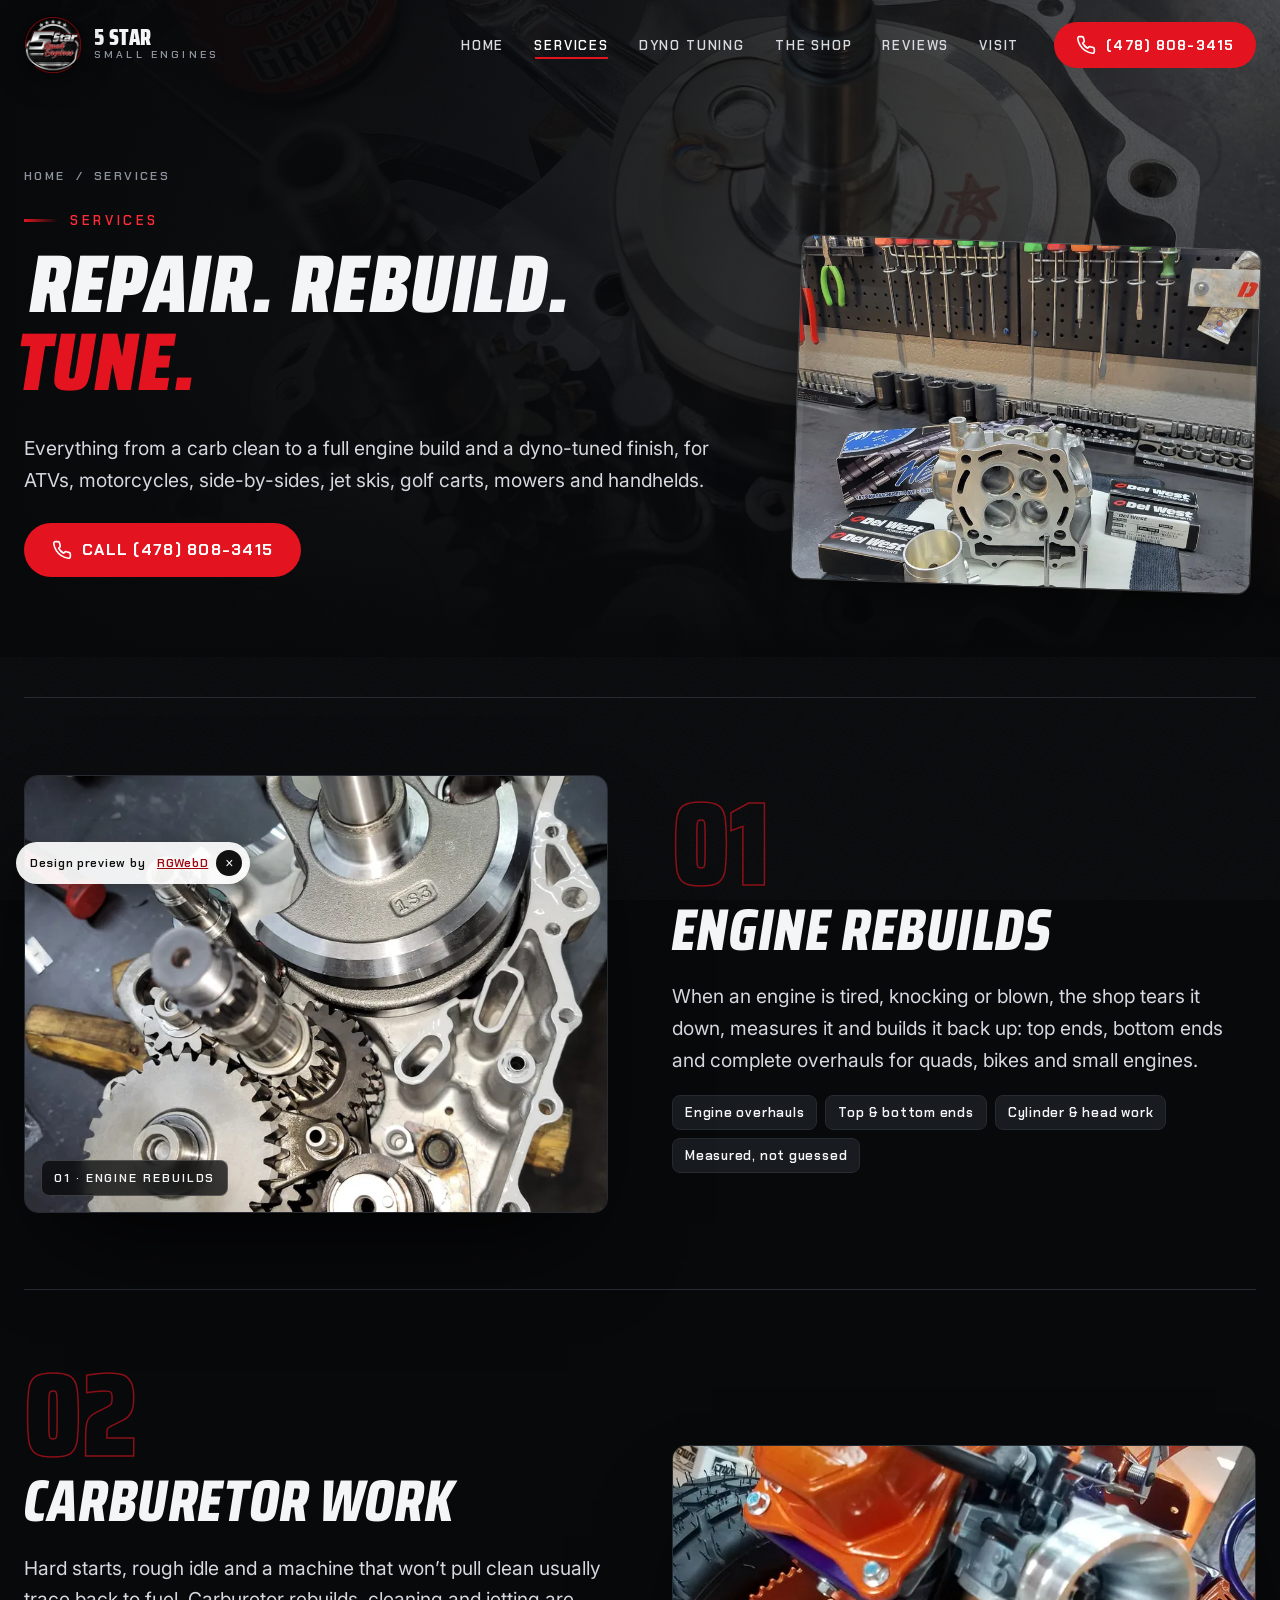
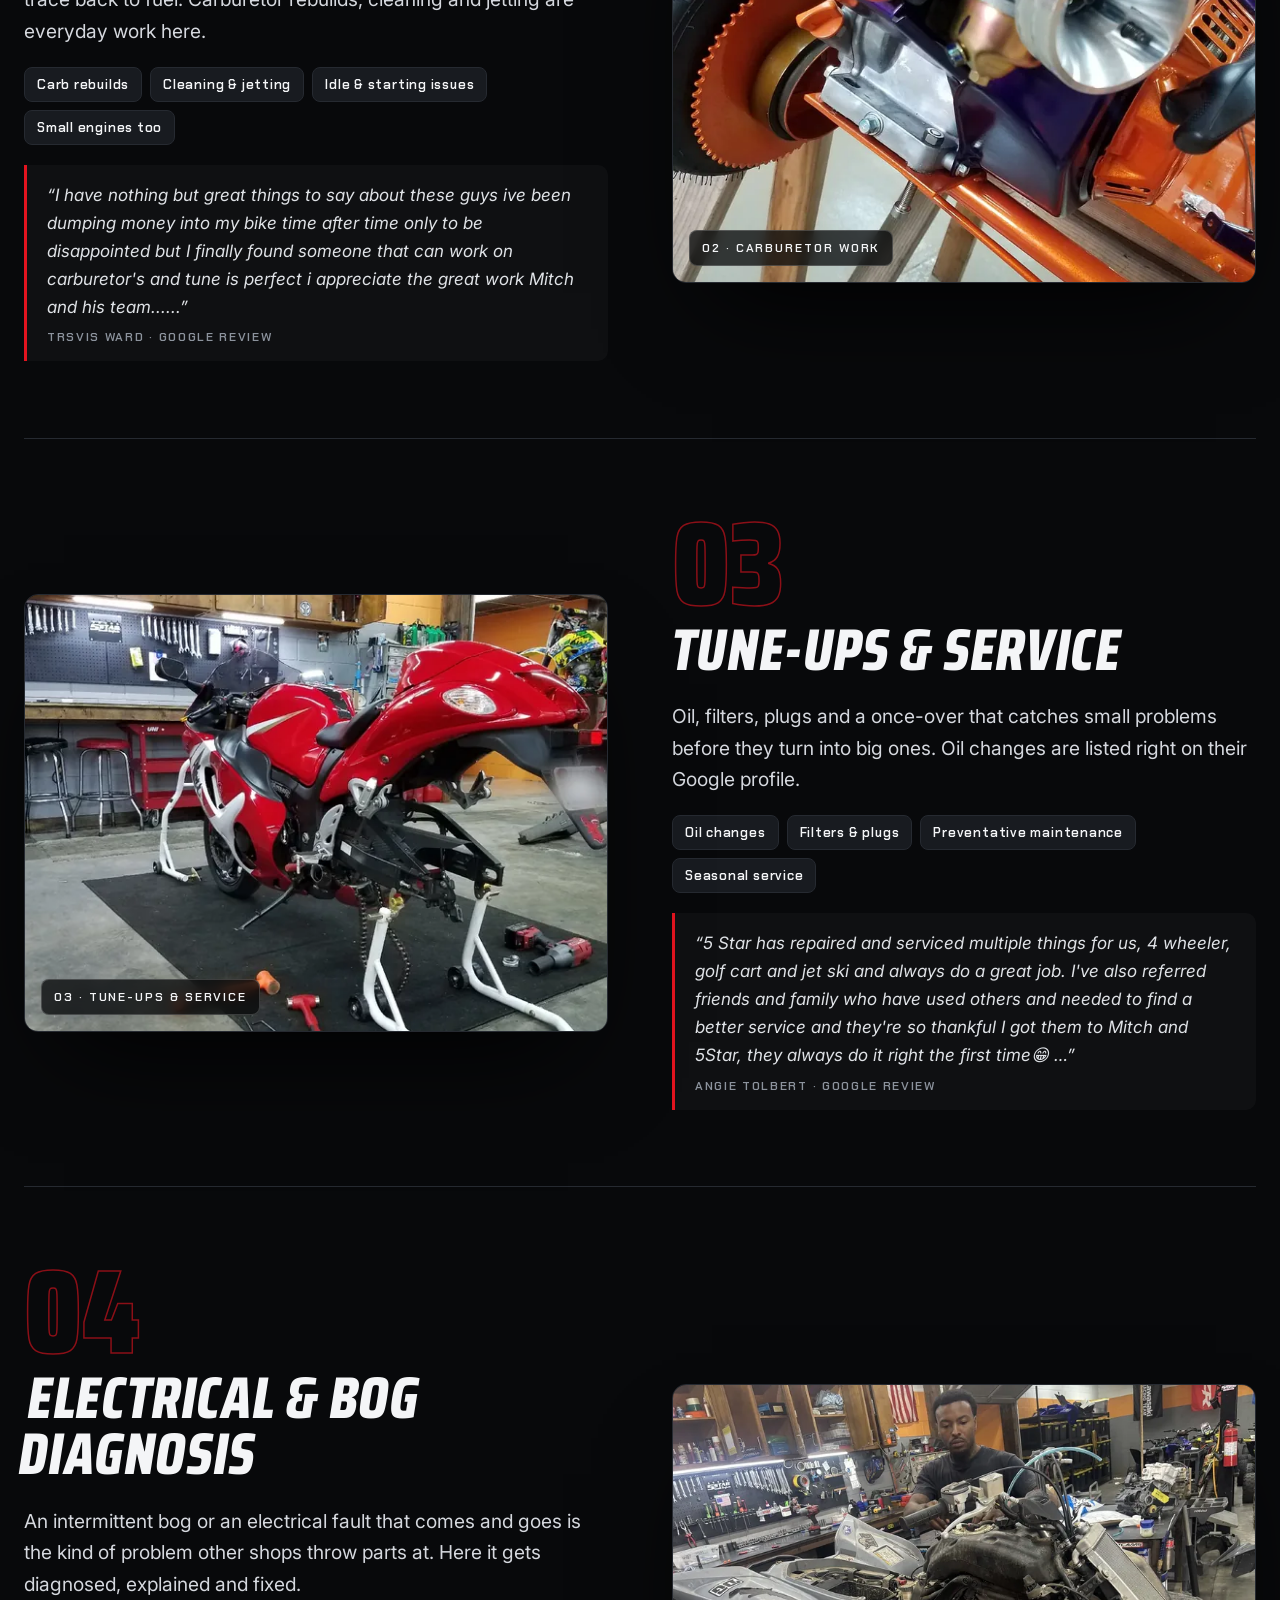
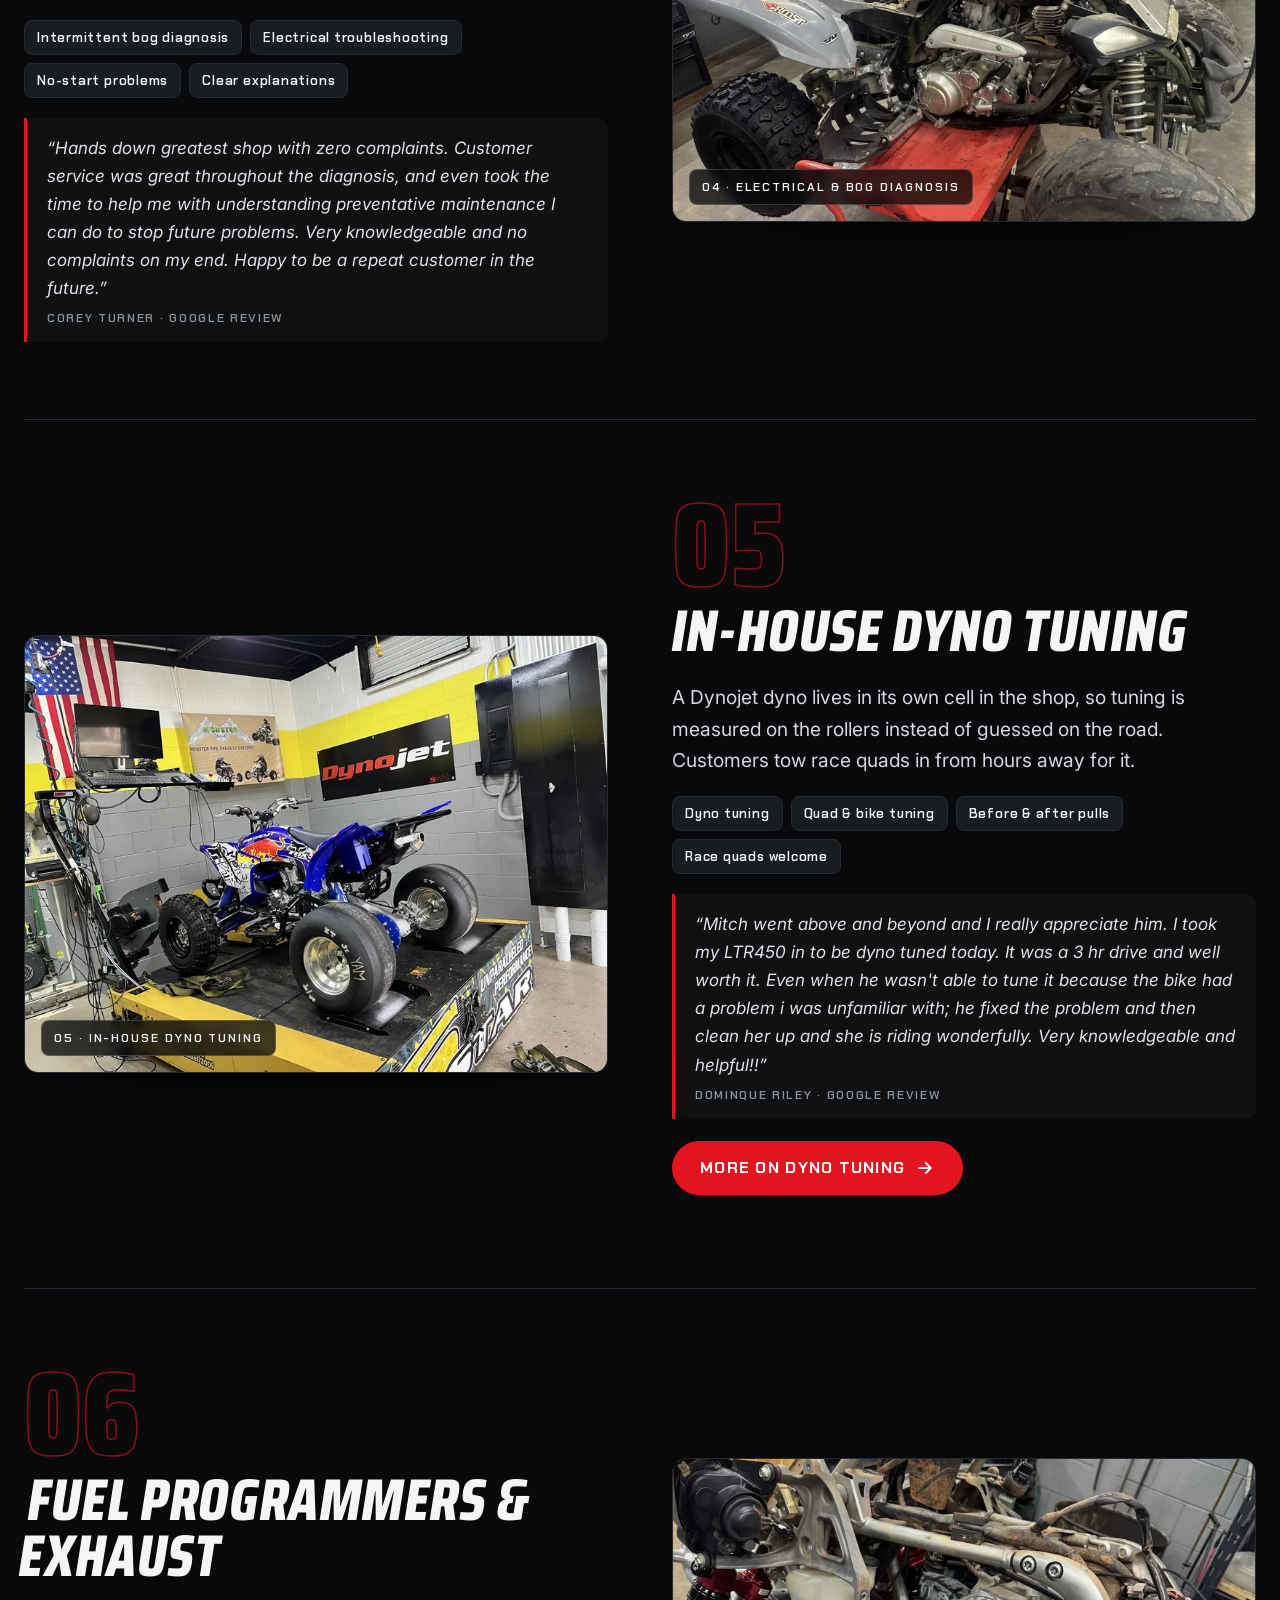
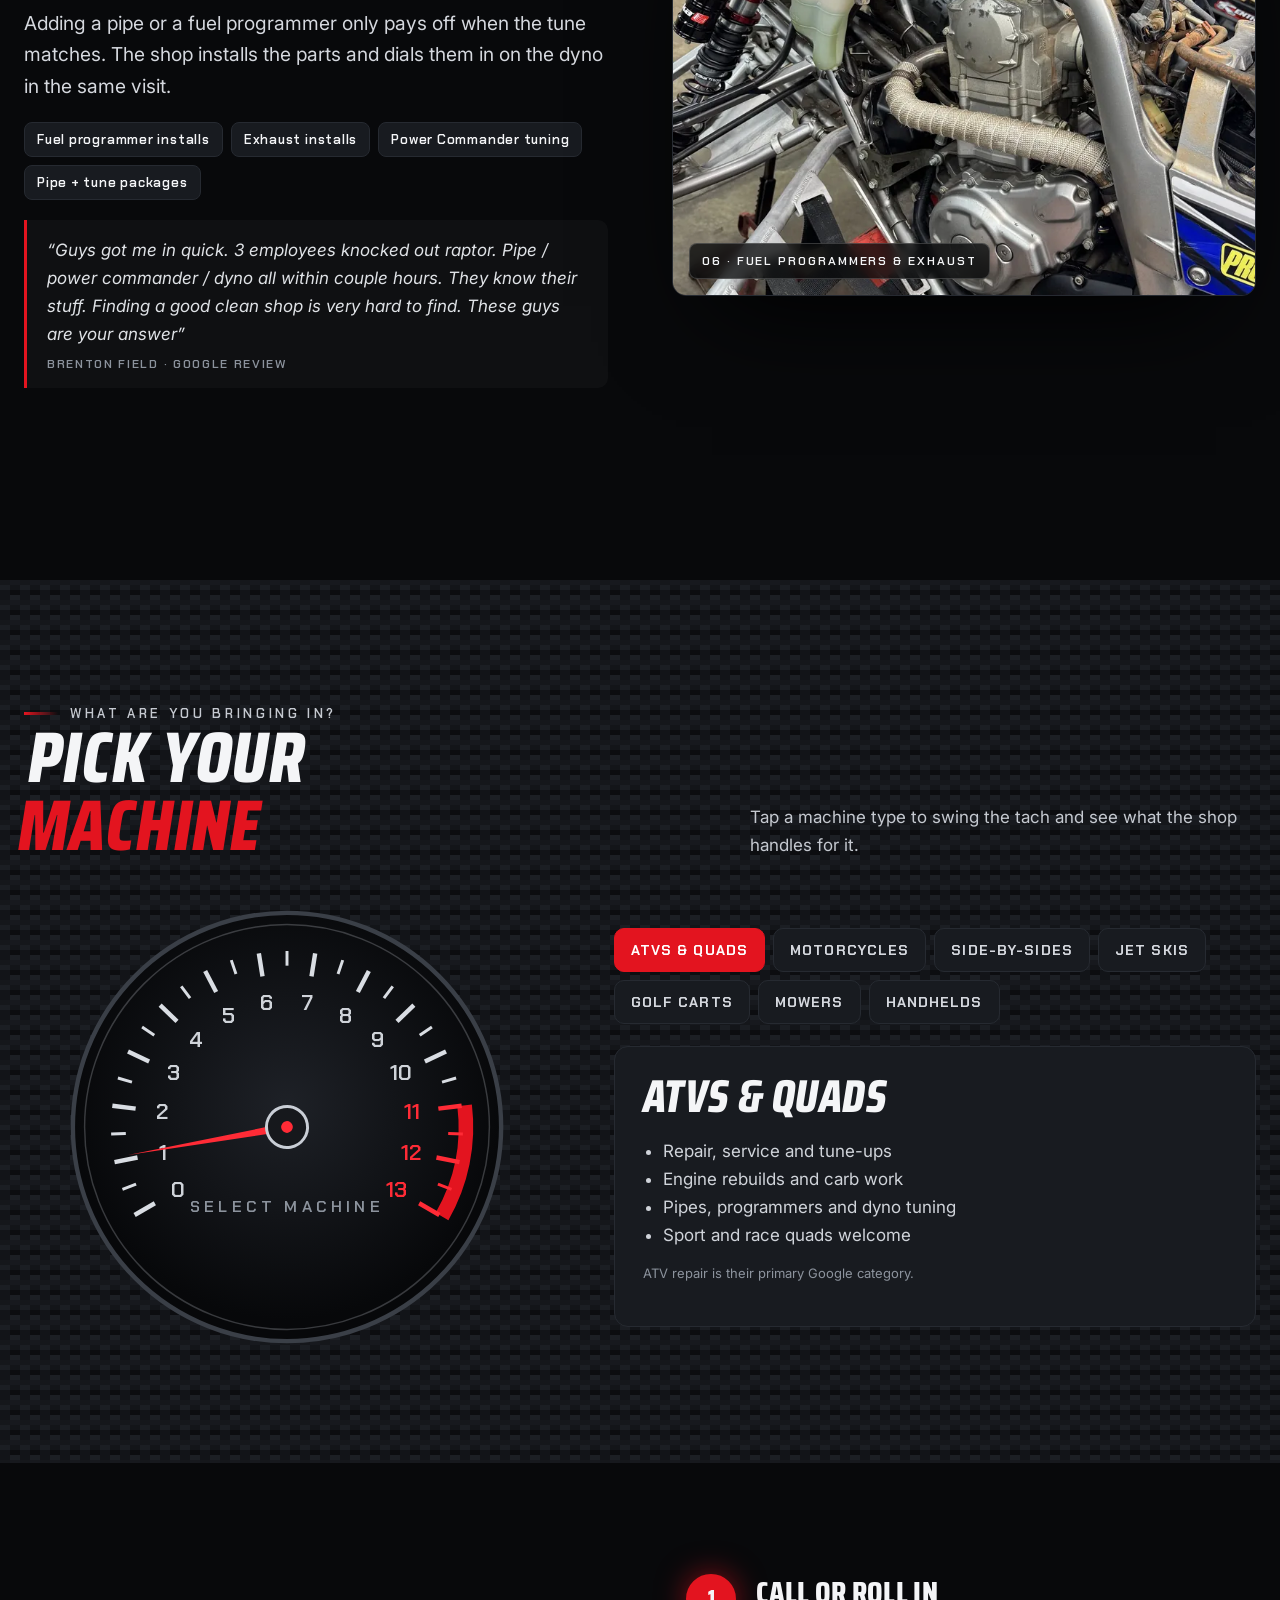
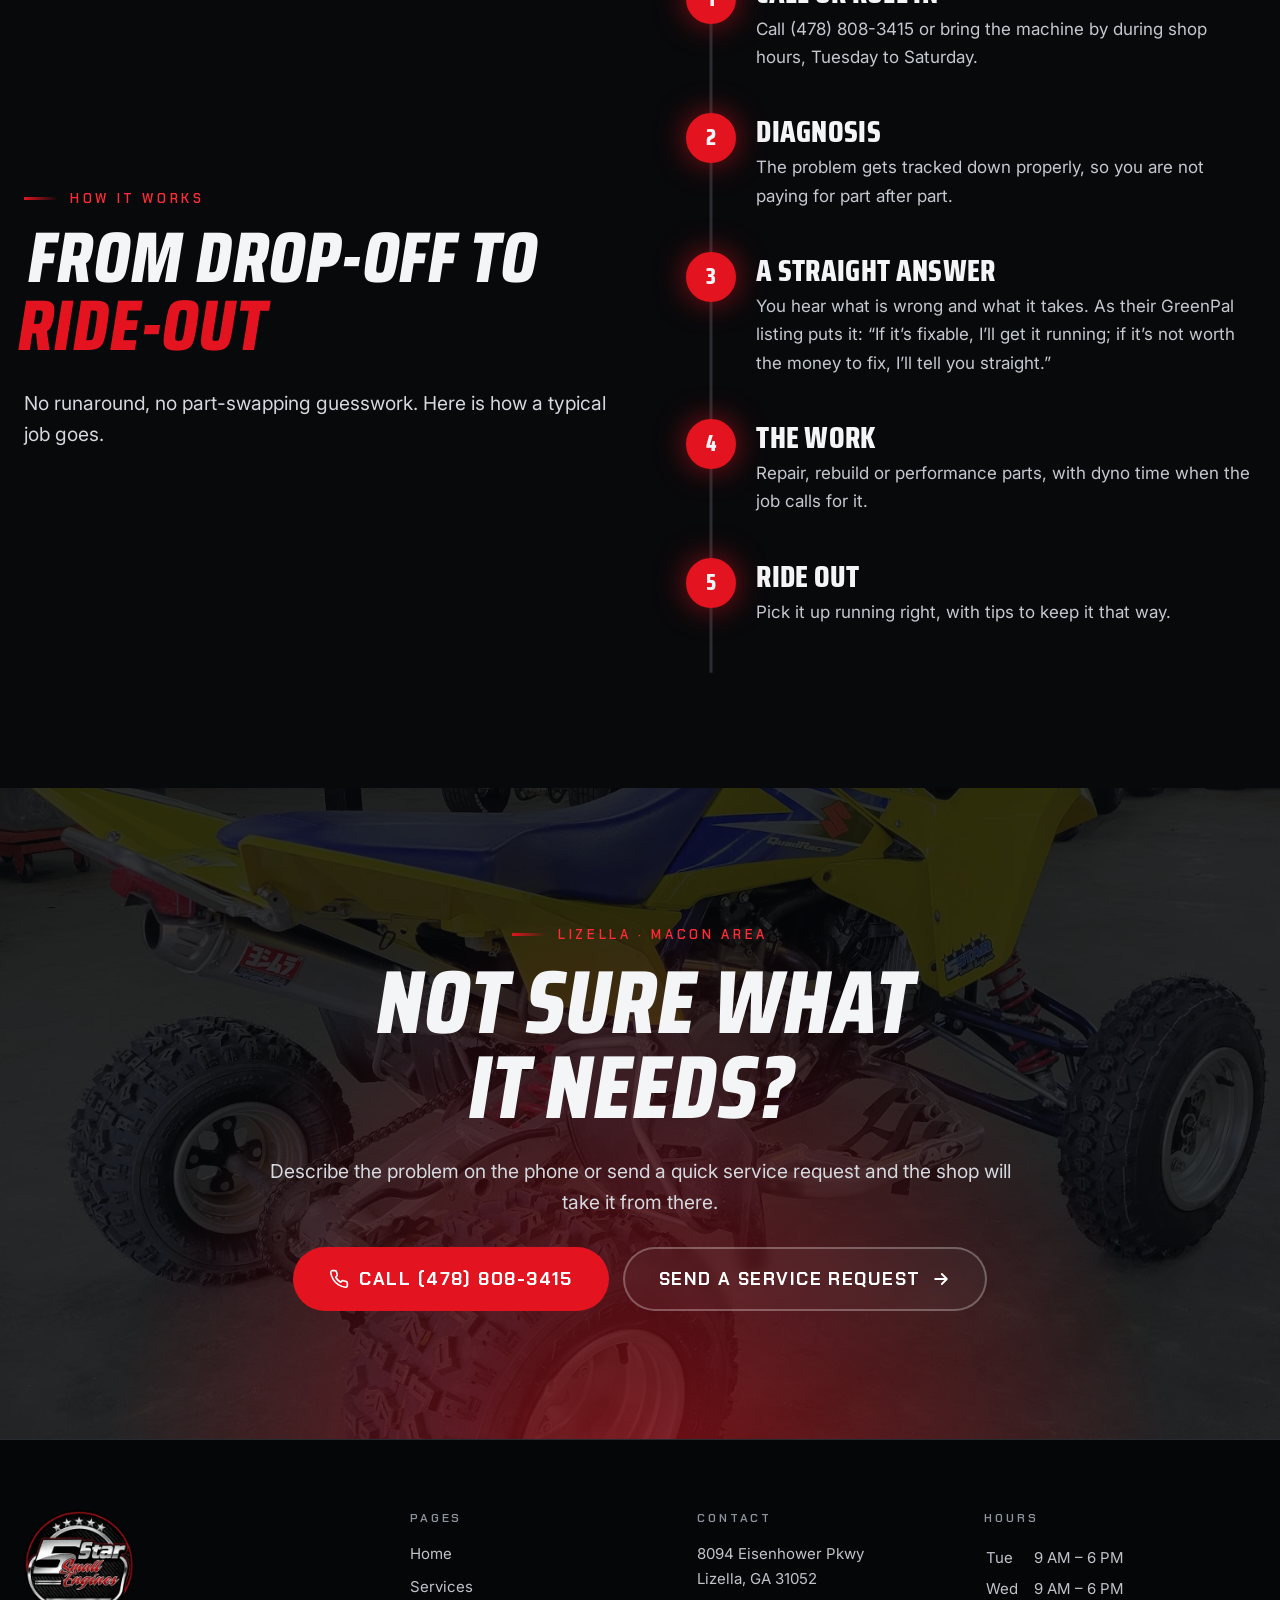
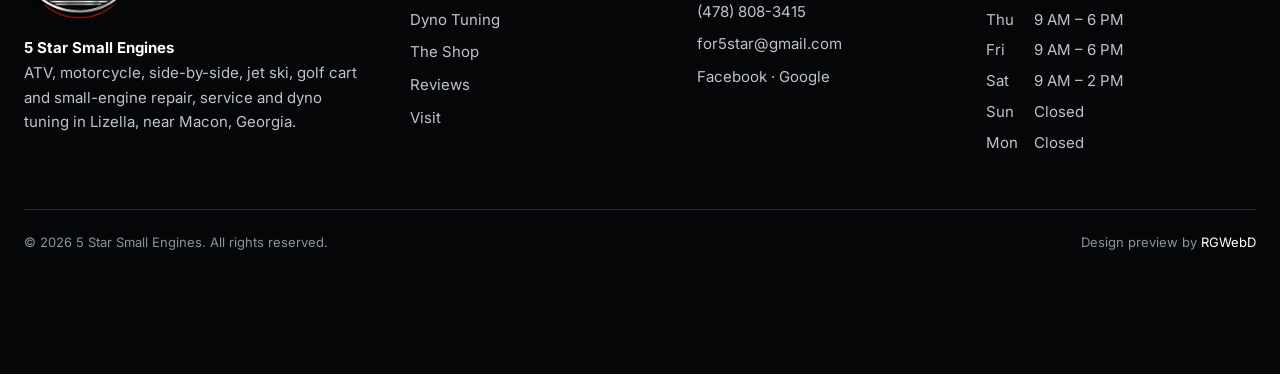
<file: services.html>
<!doctype html><html lang="en"><head><meta charset="utf-8"><meta name="viewport" content="width=device-width,initial-scale=1,viewport-fit=cover">
<title>Services | Engine Rebuilds, Carb Work, Tune-ups &amp; Diagnosis | 5 Star Small Engines</title><meta name="description" content="Engine rebuilds, carburetor work, tune-ups, electrical and bog diagnosis, dyno tuning, fuel programmers and exhaust for ATVs, bikes, jet skis, golf carts and mowers in Lizella, GA."><link rel="canonical" href="https://rgwebd.github.io/5starsmallengines/services.html"><meta name="robots" content="index,follow">
<meta name="theme-color" content="#08090b"><link rel="icon" href="favicon.ico" sizes="any"><link rel="icon" type="image/png" sizes="32x32" href="assets/brand/logo-32.png"><link rel="apple-touch-icon" href="apple-touch-icon.png">
<meta property="og:type" content="website"><meta property="og:site_name" content="5 Star Small Engines"><meta property="og:title" content="Services | Engine Rebuilds, Carb Work, Tune-ups &amp; Diagnosis | 5 Star Small Engines"><meta property="og:description" content="Engine rebuilds, carburetor work, tune-ups, electrical and bog diagnosis, dyno tuning, fuel programmers and exhaust for ATVs, bikes, jet skis, golf carts and mowers in Lizella, GA."><meta property="og:url" content="https://rgwebd.github.io/5starsmallengines/services.html"><meta property="og:image" content="https://rgwebd.github.io/5starsmallengines/assets/og-image.jpg"><meta property="og:image:width" content="1200"><meta property="og:image:height" content="630"><meta property="og:locale" content="en_US">
<meta name="twitter:card" content="summary_large_image"><meta name="twitter:title" content="Services | Engine Rebuilds, Carb Work, Tune-ups &amp; Diagnosis | 5 Star Small Engines"><meta name="twitter:description" content="Engine rebuilds, carburetor work, tune-ups, electrical and bog diagnosis, dyno tuning, fuel programmers and exhaust for ATVs, bikes, jet skis, golf carts and mowers in Lizella, GA."><meta name="twitter:image" content="https://rgwebd.github.io/5starsmallengines/assets/og-image.jpg">
<meta name="geo.region" content="US-GA"><meta name="geo.placename" content="Lizella"><meta name="geo.position" content="32.8052674;-83.8162097">
<link rel="preconnect" href="https://fonts.googleapis.com"><link rel="preconnect" href="https://fonts.gstatic.com" crossorigin>
<link href="https://fonts.googleapis.com/css2?family=Chakra+Petch:wght@500;600;700&family=Inter:wght@400;500;600&family=Saira+Condensed:wght@600;700;800;900&display=swap" rel="stylesheet">
<link rel="stylesheet" href="assets/styles.css"><script type="application/ld+json">{"@context": "https://schema.org", "@type": ["MotorcycleRepair", "AutoRepair"], "@id": "https://rgwebd.github.io/5starsmallengines/#business", "name": "5 Star Small Engines", "url": "https://rgwebd.github.io/5starsmallengines/", "image": ["https://rgwebd.github.io/5starsmallengines/assets/img/g05-1600.webp", "https://rgwebd.github.io/5starsmallengines/assets/img/g09-1600.webp"], "logo": "https://rgwebd.github.io/5starsmallengines/assets/brand/logo-512.png", "description": "ATV, motorcycle, side-by-side, jet ski, golf cart, mower and handheld small-engine repair shop in Lizella, GA near Macon, with an in-house dyno for tuning.", "telephone": "+1-478-808-3415", "email": "for5star@gmail.com", "address": {"@type": "PostalAddress", "streetAddress": "8094 Eisenhower Pkwy", "addressLocality": "Lizella", "addressRegion": "GA", "postalCode": "31052", "addressCountry": "US"}, "geo": {"@type": "GeoCoordinates", "latitude": 32.8052674, "longitude": -83.8162097}, "hasMap": "https://maps.google.com/?cid=8058230847359779966", "openingHoursSpecification": [{"@type": "OpeningHoursSpecification", "dayOfWeek": ["Tuesday", "Wednesday", "Thursday", "Friday"], "opens": "09:00", "closes": "18:00"}, {"@type": "OpeningHoursSpecification", "dayOfWeek": "Saturday", "opens": "09:00", "closes": "14:00"}], "sameAs": ["https://www.facebook.com/5StarSmallEngines", "https://maps.google.com/?cid=8058230847359779966"], "paymentAccepted": "Credit card, debit card, NFC mobile payments", "areaServed": [{"@type": "City", "name": "Lizella, GA"}, {"@type": "City", "name": "Macon, GA"}], "amenityFeature": [{"@type": "LocationFeatureSpecification", "name": "Wheelchair-accessible entrance", "value": true}, {"@type": "LocationFeatureSpecification", "name": "Wheelchair-accessible parking", "value": true}, {"@type": "LocationFeatureSpecification", "name": "Restroom", "value": true}], "aggregateRating": {"@type": "AggregateRating", "ratingValue": 4.9, "reviewCount": 169, "bestRating": 5, "worstRating": 1}, "knowsAbout": ["ATV repair", "Motorcycle repair", "Dyno tuning", "Carburetor rebuilds", "Engine rebuilds", "Fuel programmer installs", "Exhaust installs", "Jet ski repair", "Golf cart repair", "Small engine repair"], "hasOfferCatalog": {"@type": "OfferCatalog", "name": "Services", "itemListElement": [{"@type": "Offer", "itemOffered": {"@type": "Service", "name": "Engine rebuilds", "description": "When an engine is tired, knocking or blown, the shop tears it down, measures it and builds it back up: top ends, bottom ends and complete overhauls for quads, bikes and small engines."}}, {"@type": "Offer", "itemOffered": {"@type": "Service", "name": "Carburetor work", "description": "Hard starts, rough idle and a machine that won’t pull clean usually trace back to fuel. Carburetor rebuilds, cleaning and jetting are everyday work here."}}, {"@type": "Offer", "itemOffered": {"@type": "Service", "name": "Tune-ups & service", "description": "Oil, filters, plugs and a once-over that catches small problems before they turn into big ones. Oil changes are listed right on their Google profile."}}, {"@type": "Offer", "itemOffered": {"@type": "Service", "name": "Electrical & bog diagnosis", "description": "An intermittent bog or an electrical fault that comes and goes is the kind of problem other shops throw parts at. Here it gets diagnosed, explained and fixed."}}, {"@type": "Offer", "itemOffered": {"@type": "Service", "name": "In-house dyno tuning", "description": "A Dynojet dyno lives in its own cell in the shop, so tuning is measured on the rollers instead of guessed on the road. Customers tow race quads in from hours away for it."}}, {"@type": "Offer", "itemOffered": {"@type": "Service", "name": "Fuel programmers & exhaust", "description": "Adding a pipe or a fuel programmer only pays off when the tune matches. The shop installs the parts and dials them in on the dyno in the same visit."}}]}}</script><script type="application/ld+json">{"@context": "https://schema.org", "@type": "BreadcrumbList", "itemListElement": [{"@type": "ListItem", "position": 1, "name": "Home", "item": "https://rgwebd.github.io/5starsmallengines/"}, {"@type": "ListItem", "position": 2, "name": "Services", "item": "https://rgwebd.github.io/5starsmallengines/services.html"}]}</script><script src="https://cosmiccallers.lovable.app/demo-track.js" data-demo="5starsmallengines" defer></script></head><body><svg width="0" height="0" style="position:absolute" aria-hidden="true"><defs><linearGradient id="gred" x1="0" x2="1"><stop offset="0" stop-color="#9c0a12"/><stop offset="1" stop-color="#ff2b36"/></linearGradient></defs></svg><a class="skip" href="#main">Skip to content</a><div class="progress" aria-hidden="true"></div>
<header class="hdr"><div class="wrap"><a class="brand" href="index.html" aria-label="5 Star Small Engines home"><img src="assets/brand/logo-256.webp" width="256" height="256" alt="5 Star Small Engines logo"><b>5 Star<small>Small Engines</small></b></a>
<nav class="nav" aria-label="Main"><a href="index.html">Home</a><a href="services.html" aria-current=page>Services</a><a href="dyno.html">Dyno Tuning</a><a href="shop.html">The Shop</a><a href="reviews.html">Reviews</a><a href="visit.html">Visit</a></nav><a class="btn hcall mag" href="tel:+14788083415"><svg viewBox="0 0 24 24" fill="none" stroke="currentColor" stroke-width="2" stroke-linecap="round" stroke-linejoin="round" aria-hidden="true"><path d="M22 16.9v3a2 2 0 0 1-2.2 2 19.8 19.8 0 0 1-8.6-3.1 19.5 19.5 0 0 1-6-6A19.8 19.8 0 0 1 2.1 4.2 2 2 0 0 1 4.1 2h3a2 2 0 0 1 2 1.7c.1 1 .4 1.9.7 2.8a2 2 0 0 1-.5 2.1L8 9.9a16 16 0 0 0 6 6l1.3-1.3a2 2 0 0 1 2.1-.4c.9.3 1.8.6 2.8.7a2 2 0 0 1 1.7 2z"/></svg><span>(478) 808-3415</span></a>
<button class="burger" type="button" aria-label="Menu" aria-expanded="false" aria-controls="mnav"><span></span></button></div></header>
<nav class="mnav" id="mnav" aria-label="Mobile"><a class="l" href="index.html">Home</a><a class="l" href="services.html" aria-current=page>Services</a><a class="l" href="dyno.html">Dyno Tuning</a><a class="l" href="shop.html">The Shop</a><a class="l" href="reviews.html">Reviews</a><a class="l" href="visit.html">Visit</a><div class="ctas"><a class="btn mag " href="tel:+14788083415"><svg viewBox="0 0 24 24" fill="none" stroke="currentColor" stroke-width="2" stroke-linecap="round" stroke-linejoin="round" aria-hidden="true"><path d="M22 16.9v3a2 2 0 0 1-2.2 2 19.8 19.8 0 0 1-8.6-3.1 19.5 19.5 0 0 1-6-6A19.8 19.8 0 0 1 2.1 4.2 2 2 0 0 1 4.1 2h3a2 2 0 0 1 2 1.7c.1 1 .4 1.9.7 2.8a2 2 0 0 1-.5 2.1L8 9.9a16 16 0 0 0 6 6l1.3-1.3a2 2 0 0 1 2.1-.4c.9.3 1.8.6 2.8.7a2 2 0 0 1 1.7 2z"/></svg><span>Call (478) 808-3415</span></a><a class="btn ghost" href="https://www.google.com/maps/dir/?api=1&destination=5+Star+Small+Engines%2C+8094+Eisenhower+Pkwy%2C+Lizella%2C+GA+31052" target="_blank" rel="noopener"><svg viewBox="0 0 24 24" fill="none" stroke="currentColor" stroke-width="2" stroke-linecap="round" stroke-linejoin="round" aria-hidden="true"><path d="M12 22s7-6.2 7-12a7 7 0 0 0-14 0c0 5.8 7 12 7 12z"/><circle cx="12" cy="10" r="2.6"/></svg><span>Directions</span></a></div></nav><main id="main"><section class="phero"><div class="bg" data-px=".18"><img src="assets/img/g04-1600.webp" srcset="assets/img/g04-800.webp 800w, assets/img/g04-1600.webp 1500w" sizes="100vw" width="1500" height="2000" alt="" fetchpriority="high" decoding="async" aria-hidden="true"></div>
<div class="wrap"><nav class="crumbs" aria-label="Breadcrumb"><a href="index.html">Home</a><span aria-hidden="true">/</span><span aria-current="page">Services</span></nav>
<p class="kicker">Services</p><h1><span class="slant">Repair. Rebuild. <span class='red'>Tune.</span></span></h1><p class="lead">Everything from a carb clean to a full engine build and a dyno-tuned finish, for ATVs, motorcycles, side-by-sides, jet skis, golf carts, mowers and handhelds.</p><div class="ctas" style="margin-top:26px"><a class="btn mag " href="tel:+14788083415"><svg viewBox="0 0 24 24" fill="none" stroke="currentColor" stroke-width="2" stroke-linecap="round" stroke-linejoin="round" aria-hidden="true"><path d="M22 16.9v3a2 2 0 0 1-2.2 2 19.8 19.8 0 0 1-8.6-3.1 19.5 19.5 0 0 1-6-6A19.8 19.8 0 0 1 2.1 4.2 2 2 0 0 1 4.1 2h3a2 2 0 0 1 2 1.7c.1 1 .4 1.9.7 2.8a2 2 0 0 1-.5 2.1L8 9.9a16 16 0 0 0 6 6l1.3-1.3a2 2 0 0 1 2.1-.4c.9.3 1.8.6 2.8.7a2 2 0 0 1 1.7 2z"/></svg><span>Call (478) 808-3415</span></a></div></div>
<div class="frame"><img src="assets/img/g27-1600.webp" srcset="assets/img/g27-800.webp 800w, assets/img/g27-1600.webp 1500w" sizes="(max-width:980px) 100vw, 460px" width="1500" height="2000" alt="Ported cylinder head, valves and throttle body on the bench" fetchpriority="high" decoding="async" ></div></section>
<section class="sec" style="padding-top:40px"><div class="wrap"><article class="svc" id="rebuilds"><div class="pframe" data-r="left"><img src="assets/img/g22-1600.webp" srcset="assets/img/g22-800.webp 800w, assets/img/g22-1600.webp 1500w" sizes="(max-width:900px) 100vw, 50vw" width="1500" height="2000" alt="Crankshaft and gear set inside split engine cases" loading="lazy" decoding="async" ><span class="tag">01 · Engine rebuilds</span></div>
<div data-r><span class="no" aria-hidden="true">01</span><h2 style="font-size:clamp(38px,4.6vw,64px)"><span class="slant">Engine rebuilds</span></h2><p class="lead">When an engine is tired, knocking or blown, the shop tears it down, measures it and builds it back up: top ends, bottom ends and complete overhauls for quads, bikes and small engines.</p><ul><li>Engine overhauls</li><li>Top & bottom ends</li><li>Cylinder & head work</li><li>Measured, not guessed</li></ul>

</div></article><article class="svc" id="carbs"><div class="pframe" data-r="right"><img src="assets/img/g30-1600.webp" srcset="assets/img/g30-800.webp 800w, assets/img/g30-1600.webp 1080w" sizes="(max-width:900px) 100vw, 50vw" width="1080" height="1113" alt="Carburetor with a polished velocity stack on an orange pit bike" loading="lazy" decoding="async" ><span class="tag">02 · Carburetor work</span></div>
<div data-r><span class="no" aria-hidden="true">02</span><h2 style="font-size:clamp(38px,4.6vw,64px)"><span class="slant">Carburetor work</span></h2><p class="lead">Hard starts, rough idle and a machine that won’t pull clean usually trace back to fuel. Carburetor rebuilds, cleaning and jetting are everyday work here.</p><ul><li>Carb rebuilds</li><li>Cleaning & jetting</li><li>Idle & starting issues</li><li>Small engines too</li></ul>
<blockquote>“I have nothing but great things to say about these guys ive been dumping money into my bike time after time only to be disappointed but I finally found someone that can work on carburetor&#x27;s and tune is perfect i appreciate the great work Mitch and his team......”<cite>Trsvis Ward · Google review</cite></blockquote>
</div></article><article class="svc" id="tune-ups"><div class="pframe" data-r="left"><img src="assets/img/g10-1600.webp" srcset="assets/img/g10-800.webp 800w, assets/img/g10-1600.webp 1440w" sizes="(max-width:900px) 100vw, 50vw" width="1440" height="810" alt="Red sport bike on paddock stands in the service bay" loading="lazy" decoding="async" ><span class="tag">03 · Tune-ups & service</span></div>
<div data-r><span class="no" aria-hidden="true">03</span><h2 style="font-size:clamp(38px,4.6vw,64px)"><span class="slant">Tune-ups & service</span></h2><p class="lead">Oil, filters, plugs and a once-over that catches small problems before they turn into big ones. Oil changes are listed right on their Google profile.</p><ul><li>Oil changes</li><li>Filters & plugs</li><li>Preventative maintenance</li><li>Seasonal service</li></ul>
<blockquote>“5 Star has repaired and serviced multiple things for us, 4 wheeler, golf cart and jet ski and always do a great job. I&#x27;ve also referred friends and family who have used others and needed to find a better service and they&#x27;re so thankful I got them to Mitch and 5Star, they always do it right the first time😁 …”<cite>Angie Tolbert · Google review</cite></blockquote>
</div></article><article class="svc" id="diagnosis"><div class="pframe" data-r="right"><img src="assets/img/g26-1600.webp" srcset="assets/img/g26-800.webp 800w, assets/img/g26-1600.webp 1600w" sizes="(max-width:900px) 100vw, 50vw" width="1600" height="1200" alt="A 5 Star tech working on a Yamaha quad on the lift" loading="lazy" decoding="async" ><span class="tag">04 · Electrical & bog diagnosis</span></div>
<div data-r><span class="no" aria-hidden="true">04</span><h2 style="font-size:clamp(38px,4.6vw,64px)"><span class="slant">Electrical & bog diagnosis</span></h2><p class="lead">An intermittent bog or an electrical fault that comes and goes is the kind of problem other shops throw parts at. Here it gets diagnosed, explained and fixed.</p><ul><li>Intermittent bog diagnosis</li><li>Electrical troubleshooting</li><li>No-start problems</li><li>Clear explanations</li></ul>
<blockquote>“Hands down greatest shop with zero complaints. Customer service was great throughout the diagnosis, and even took the time to help me with understanding preventative maintenance I can do to stop future problems. Very knowledgeable and no complaints on my end. Happy to be a repeat customer in the future.”<cite>Corey Turner · Google review</cite></blockquote>
</div></article><article class="svc" id="dyno"><div class="pframe" data-r="left"><img src="assets/img/g23-1600.webp" srcset="assets/img/g23-800.webp 800w, assets/img/g23-1600.webp 1600w" sizes="(max-width:900px) 100vw, 50vw" width="1600" height="1200" alt="Blue Yamaha race quad strapped down on the Dynojet dyno" loading="lazy" decoding="async" ><span class="tag">05 · In-house dyno tuning</span></div>
<div data-r><span class="no" aria-hidden="true">05</span><h2 style="font-size:clamp(38px,4.6vw,64px)"><span class="slant">In-house dyno tuning</span></h2><p class="lead">A Dynojet dyno lives in its own cell in the shop, so tuning is measured on the rollers instead of guessed on the road. Customers tow race quads in from hours away for it.</p><ul><li>Dyno tuning</li><li>Quad & bike tuning</li><li>Before & after pulls</li><li>Race quads welcome</li></ul>
<blockquote>“Mitch went above and beyond and I really appreciate him. I took my LTR450 in to be dyno tuned today. It was a 3 hr drive and well worth it. Even when he wasn&#x27;t able to tune it because the bike had a problem i was unfamiliar with; he fixed the problem and then clean her up and she is riding wonderfully. Very knowledgeable and helpful!!”<cite>Dominque Riley · Google review</cite></blockquote>
<p style="margin-top:22px"><a class="btn mag" href="dyno.html"><span>More on dyno tuning</span><svg viewBox="0 0 24 24" fill="none" stroke="currentColor" stroke-width="2.2" stroke-linecap="round" stroke-linejoin="round" aria-hidden="true"><path d="M5 12h14M13 6l6 6-6 6"/></svg></a></p></div></article><article class="svc" id="performance"><div class="pframe" data-r="right"><img src="assets/img/g32-1600.webp" srcset="assets/img/g32-800.webp 800w, assets/img/g32-1600.webp 1500w" sizes="(max-width:900px) 100vw, 50vw" width="1500" height="2000" alt="Quad frame with the engine and exhaust routing exposed" loading="lazy" decoding="async" ><span class="tag">06 · Fuel programmers & exhaust</span></div>
<div data-r><span class="no" aria-hidden="true">06</span><h2 style="font-size:clamp(38px,4.6vw,64px)"><span class="slant">Fuel programmers & exhaust</span></h2><p class="lead">Adding a pipe or a fuel programmer only pays off when the tune matches. The shop installs the parts and dials them in on the dyno in the same visit.</p><ul><li>Fuel programmer installs</li><li>Exhaust installs</li><li>Power Commander tuning</li><li>Pipe + tune packages</li></ul>
<blockquote>“Guys got me in quick. 3 employees knocked out raptor. Pipe / power commander / dyno all within couple hours. They know their stuff. Finding a good clean shop is very hard to find. These guys are your answer”<cite>Brenton field · Google review</cite></blockquote>
</div></article></div></section>
<section class="sec carbon"><div class="wrap"><div class="shead"><div><p class="kicker">What are you bringing in?</p><h2><span class="slant">Pick your <span class="red">machine</span></span></h2></div><p>Tap a machine type to swing the tach and see what the shop handles for it.</p></div>
<div class="msel"><div data-r="zoom"><svg class="tach" viewBox="0 0 300 300" aria-hidden="true"><defs><radialGradient id="tface" cx="50%" cy="45%"><stop offset="0" stop-color="#1e2127"/><stop offset="1" stop-color="#07080a"/></radialGradient></defs><circle cx="150" cy="150" r="146" fill="url(#tface)" stroke="#3a3f47" stroke-width="3"/><circle cx="150" cy="150" r="138" fill="none" stroke="#c9ced6" stroke-opacity=".25" stroke-width="1"/><path d="M271.1 135.3 A122 122 0 0 1 255.7 211.0" fill="none" stroke="#e3141f" stroke-width="10"/><line x1="46.1" y1="210.0" x2="59.9" y2="202.0" stroke="#d9dde3" stroke-width="3"/><text x="75.5" y="198.0" text-anchor="middle">0</text><line x1="37.8" y1="192.6" x2="47.1" y2="189.0" stroke="#d9dde3" stroke-width="2"/><line x1="32.4" y1="174.0" x2="48.1" y2="170.8" stroke="#d9dde3" stroke-width="3"/><text x="65.7" y="172.2" text-anchor="middle">1</text><line x1="30.1" y1="154.8" x2="40.1" y2="154.4" stroke="#d9dde3" stroke-width="2"/><line x1="30.9" y1="135.5" x2="46.8" y2="137.5" stroke="#d9dde3" stroke-width="3"/><text x="64.6" y="144.6" text-anchor="middle">2</text><line x1="34.7" y1="116.6" x2="44.3" y2="119.4" stroke="#d9dde3" stroke-width="2"/><line x1="41.6" y1="98.6" x2="56.0" y2="105.4" stroke="#d9dde3" stroke-width="3"/><text x="72.3" y="118.1" text-anchor="middle">3</text><line x1="51.2" y1="81.8" x2="59.5" y2="87.5" stroke="#d9dde3" stroke-width="2"/><line x1="63.5" y1="66.9" x2="75.0" y2="78.0" stroke="#d9dde3" stroke-width="3"/><text x="88.0" y="95.4" text-anchor="middle">4</text><line x1="77.9" y1="54.1" x2="83.9" y2="62.1" stroke="#d9dde3" stroke-width="2"/><line x1="94.2" y1="43.7" x2="101.7" y2="57.9" stroke="#d9dde3" stroke-width="3"/><text x="110.0" y="78.9" text-anchor="middle">5</text><line x1="112.0" y1="36.2" x2="115.2" y2="45.7" stroke="#d9dde3" stroke-width="2"/><line x1="130.8" y1="31.6" x2="133.3" y2="47.3" stroke="#d9dde3" stroke-width="3"/><text x="136.2" y="70.1" text-anchor="middle">6</text><line x1="150.0" y1="30.0" x2="150.0" y2="40.0" stroke="#d9dde3" stroke-width="2"/><line x1="169.2" y1="31.6" x2="166.7" y2="47.3" stroke="#d9dde3" stroke-width="3"/><text x="163.8" y="70.1" text-anchor="middle">7</text><line x1="188.0" y1="36.2" x2="184.8" y2="45.7" stroke="#d9dde3" stroke-width="2"/><line x1="205.8" y1="43.7" x2="198.3" y2="57.9" stroke="#d9dde3" stroke-width="3"/><text x="190.0" y="78.9" text-anchor="middle">8</text><line x1="222.1" y1="54.1" x2="216.1" y2="62.1" stroke="#d9dde3" stroke-width="2"/><line x1="236.5" y1="66.9" x2="225.0" y2="78.0" stroke="#d9dde3" stroke-width="3"/><text x="212.0" y="95.4" text-anchor="middle">9</text><line x1="248.8" y1="81.8" x2="240.5" y2="87.5" stroke="#d9dde3" stroke-width="2"/><line x1="258.4" y1="98.6" x2="244.0" y2="105.4" stroke="#d9dde3" stroke-width="3"/><text x="227.7" y="118.1" text-anchor="middle">10</text><line x1="265.3" y1="116.6" x2="255.7" y2="119.4" stroke="#d9dde3" stroke-width="2"/><line x1="269.1" y1="135.5" x2="253.2" y2="137.5" stroke="#ff2b36" stroke-width="3"/><text x="235.4" y="144.6" text-anchor="middle" style="fill:#ff2b36">11</text><line x1="269.9" y1="154.8" x2="259.9" y2="154.4" stroke="#ff2b36" stroke-width="2"/><line x1="267.6" y1="174.0" x2="251.9" y2="170.8" stroke="#ff2b36" stroke-width="3"/><text x="234.3" y="172.2" text-anchor="middle" style="fill:#ff2b36">12</text><line x1="262.2" y1="192.6" x2="252.9" y2="189.0" stroke="#ff2b36" stroke-width="2"/><line x1="253.9" y1="210.0" x2="240.1" y2="202.0" stroke="#ff2b36" stroke-width="3"/><text x="224.5" y="198.0" text-anchor="middle" style="fill:#ff2b36">13</text><text x="150" y="208" text-anchor="middle" style="font-size:11px;letter-spacing:3px;fill:#8c939d">SELECT MACHINE</text><g class="ndl"><path d="M147 160 L150 40 L153 160 Z" fill="#ff2b36"/><circle cx="150" cy="150" r="14" fill="#16181c" stroke="#c9ced6" stroke-width="2"/><circle cx="150" cy="150" r="4" fill="#ff2b36"/></g></svg></div><div><div class="mtabs" role="tablist" aria-label="Machine type"><button type="button" role="tab" id="t-atv" aria-controls="p-atv" aria-selected="true" data-deg="-100">ATVs & quads</button><button type="button" role="tab" id="t-moto" aria-controls="p-moto" aria-selected="false" data-deg="-66">Motorcycles</button><button type="button" role="tab" id="t-sxs" aria-controls="p-sxs" aria-selected="false" data-deg="-33">Side-by-sides</button><button type="button" role="tab" id="t-jet" aria-controls="p-jet" aria-selected="false" data-deg="0">Jet skis</button><button type="button" role="tab" id="t-golf" aria-controls="p-golf" aria-selected="false" data-deg="33">Golf carts</button><button type="button" role="tab" id="t-mower" aria-controls="p-mower" aria-selected="false" data-deg="66">Mowers</button><button type="button" role="tab" id="t-hand" aria-controls="p-hand" aria-selected="false" data-deg="100">Handhelds</button></div><div class="mpanel" role="tabpanel" id="p-atv" aria-labelledby="t-atv"><h3><span class="slant">ATVs & quads</span></h3><ul><li>Repair, service and tune-ups</li><li>Engine rebuilds and carb work</li><li>Pipes, programmers and dyno tuning</li><li>Sport and race quads welcome</li></ul><p class="srcn">ATV repair is their primary Google category.</p></div><div class="mpanel" role="tabpanel" id="p-moto" aria-labelledby="t-moto" hidden><h3><span class="slant">Motorcycles & dirt bikes</span></h3><ul><li>Service and repair</li><li>Carburetor work and tuning</li><li>Dyno tuning</li><li>Diagnosis of bogs and electrical faults</li></ul><p class="srcn">Listed as a Motorcycle Repair Shop on Facebook.</p></div><div class="mpanel" role="tabpanel" id="p-sxs" aria-labelledby="t-sxs" hidden><h3><span class="slant">Side-by-sides</span></h3><ul><li>Repair and service</li><li>Tuning</li></ul><p class="srcn">“ATV, Motorcycle, SXS Repair+Service+Tuning” from their Facebook bio.</p></div><div class="mpanel" role="tabpanel" id="p-jet" aria-labelledby="t-jet" hidden><h3><span class="slant">Jet skis</span></h3><ul><li>Service and repair</li></ul><p class="srcn">Jet ski is on the shop sign, and reviewers mention jet ski work.</p></div><div class="mpanel" role="tabpanel" id="p-golf" aria-labelledby="t-golf" hidden><h3><span class="slant">Golf carts</span></h3><ul><li>Service and repair</li></ul><p class="srcn">Reviewers mention golf cart repairs.</p></div><div class="mpanel" role="tabpanel" id="p-mower" aria-labelledby="t-mower" hidden><h3><span class="slant">Mowers & small engines</span></h3><ul><li>Small-engine repair</li><li>Carb cleaning and tune-ups</li><li>Engines like Briggs & Stratton, Kohler and Kawasaki</li></ul><p class="srcn">As listed on their GreenPal profile.</p></div><div class="mpanel" role="tabpanel" id="p-hand" aria-labelledby="t-hand" hidden><h3><span class="slant">Handheld equipment</span></h3><ul><li>Trimmers, blowers and saws</li><li>Brands like Stihl and Echo</li></ul><p class="srcn">As listed on their GreenPal profile.</p></div></div></div></div></section>
<section class="sec"><div class="wrap split"><div><p class="kicker">How it works</p><h2><span class="slant">From drop-off to <span class="red">ride-out</span></span></h2><p class="lead">No runaround, no part-swapping guesswork. Here is how a typical job goes.</p></div><div class="tl"><svg class="line" aria-hidden="true"><line class="base" x1="3" y1="0" x2="3" y2="100"/><line class="draw" x1="3" y1="0" x2="3" y2="100"/></svg><div class="step" data-n="1"><h3>Call or roll in</h3><p>Call (478) 808-3415 or bring the machine by during shop hours, Tuesday to Saturday.</p></div><div class="step" data-n="2"><h3>Diagnosis</h3><p>The problem gets tracked down properly, so you are not paying for part after part.</p></div><div class="step" data-n="3"><h3>A straight answer</h3><p>You hear what is wrong and what it takes. As their GreenPal listing puts it: “If it’s fixable, I’ll get it running; if it’s not worth the money to fix, I’ll tell you straight.”</p></div><div class="step" data-n="4"><h3>The work</h3><p>Repair, rebuild or performance parts, with dyno time when the job calls for it.</p></div><div class="step" data-n="5"><h3>Ride out</h3><p>Pick it up running right, with tips to keep it that way.</p></div></div></div></section>
<section class="cta"><div class="bg"><img src="assets/img/g06-1600.webp" srcset="assets/img/g06-800.webp 800w, assets/img/g06-1600.webp 1500w" sizes="100vw" width="1500" height="2000" alt="" aria-hidden="true" loading="lazy" decoding="async" ></div><div class="wrap" data-r><p class="kicker" style="justify-content:center">Lizella · Macon area</p><h2><span class="slant">Not sure what it needs?</span></h2><p class="lead" style="margin:0 auto">Describe the problem on the phone or send a quick service request and the shop will take it from there.</p>
<div class="ctas"><a class="btn mag xl" href="tel:+14788083415"><svg viewBox="0 0 24 24" fill="none" stroke="currentColor" stroke-width="2" stroke-linecap="round" stroke-linejoin="round" aria-hidden="true"><path d="M22 16.9v3a2 2 0 0 1-2.2 2 19.8 19.8 0 0 1-8.6-3.1 19.5 19.5 0 0 1-6-6A19.8 19.8 0 0 1 2.1 4.2 2 2 0 0 1 4.1 2h3a2 2 0 0 1 2 1.7c.1 1 .4 1.9.7 2.8a2 2 0 0 1-.5 2.1L8 9.9a16 16 0 0 0 6 6l1.3-1.3a2 2 0 0 1 2.1-.4c.9.3 1.8.6 2.8.7a2 2 0 0 1 1.7 2z"/></svg><span>Call (478) 808-3415</span></a><a class="btn ghost xl" href="visit.html#request"><span>Send a service request</span><svg viewBox="0 0 24 24" fill="none" stroke="currentColor" stroke-width="2.2" stroke-linecap="round" stroke-linejoin="round" aria-hidden="true"><path d="M5 12h14M13 6l6 6-6 6"/></svg></a></div></div></section></main><footer class="ftr"><div class="wrap"><div class="grid">
<div><img class="logo" src="assets/brand/logo-256.webp" width="256" height="256" alt="5 Star Small Engines logo" loading="lazy"><p><b style="color:#fff">5 Star Small Engines</b><br>ATV, motorcycle, side-by-side, jet ski, golf cart and small-engine repair, service and dyno tuning in Lizella, near Macon, Georgia.</p></div>
<div><h4>Pages</h4><ul><li><a href="index.html">Home</a></li><li><a href="services.html">Services</a></li><li><a href="dyno.html">Dyno Tuning</a></li><li><a href="shop.html">The Shop</a></li><li><a href="reviews.html">Reviews</a></li><li><a href="visit.html">Visit</a></li></ul></div>
<div><h4>Contact</h4><ul><li><a href="https://www.google.com/maps/dir/?api=1&destination=5+Star+Small+Engines%2C+8094+Eisenhower+Pkwy%2C+Lizella%2C+GA+31052" target="_blank" rel="noopener">8094 Eisenhower Pkwy<br>Lizella, GA 31052</a></li><li><a href="tel:+14788083415">(478) 808-3415</a></li><li><a href="mailto:for5star@gmail.com">for5star@gmail.com</a></li><li><a href="https://www.facebook.com/5StarSmallEngines" target="_blank" rel="noopener">Facebook</a> · <a href="https://maps.google.com/?cid=8058230847359779966" target="_blank" rel="noopener">Google</a></li></ul></div>
<div><h4>Hours</h4><table class="hrs"><tbody><tr><td>Tue</td><td>9 AM – 6 PM</td></tr><tr><td>Wed</td><td>9 AM – 6 PM</td></tr><tr><td>Thu</td><td>9 AM – 6 PM</td></tr><tr><td>Fri</td><td>9 AM – 6 PM</td></tr><tr><td>Sat</td><td>9 AM – 2 PM</td></tr><tr><td>Sun</td><td>Closed</td></tr><tr><td>Mon</td><td>Closed</td></tr></tbody></table></div>
</div><div class="legal"><span>© 2026 5 Star Small Engines. All rights reserved.</span><span>Design preview by <a href="https://rgwebd.github.io/" style="color:#fff">RGWebD</a></span></div></div></footer>
<div class="mbar"><a class="btn mag " href="tel:+14788083415"><svg viewBox="0 0 24 24" fill="none" stroke="currentColor" stroke-width="2" stroke-linecap="round" stroke-linejoin="round" aria-hidden="true"><path d="M22 16.9v3a2 2 0 0 1-2.2 2 19.8 19.8 0 0 1-8.6-3.1 19.5 19.5 0 0 1-6-6A19.8 19.8 0 0 1 2.1 4.2 2 2 0 0 1 4.1 2h3a2 2 0 0 1 2 1.7c.1 1 .4 1.9.7 2.8a2 2 0 0 1-.5 2.1L8 9.9a16 16 0 0 0 6 6l1.3-1.3a2 2 0 0 1 2.1-.4c.9.3 1.8.6 2.8.7a2 2 0 0 1 1.7 2z"/></svg><span>Call</span></a><a class="btn ghost" href="https://www.google.com/maps/dir/?api=1&destination=5+Star+Small+Engines%2C+8094+Eisenhower+Pkwy%2C+Lizella%2C+GA+31052" target="_blank" rel="noopener"><svg viewBox="0 0 24 24" fill="none" stroke="currentColor" stroke-width="2" stroke-linecap="round" stroke-linejoin="round" aria-hidden="true"><path d="M12 22s7-6.2 7-12a7 7 0 0 0-14 0c0 5.8 7 12 7 12z"/><circle cx="12" cy="10" r="2.6"/></svg><span>Directions</span></a></div>
<div class="demo" role="note">Design preview by&nbsp;<a href="https://rgwebd.github.io/">RGWebD</a><button type="button" aria-label="Dismiss design preview note">×</button></div><script src="assets/script.js" defer></script></body></html>
</file>
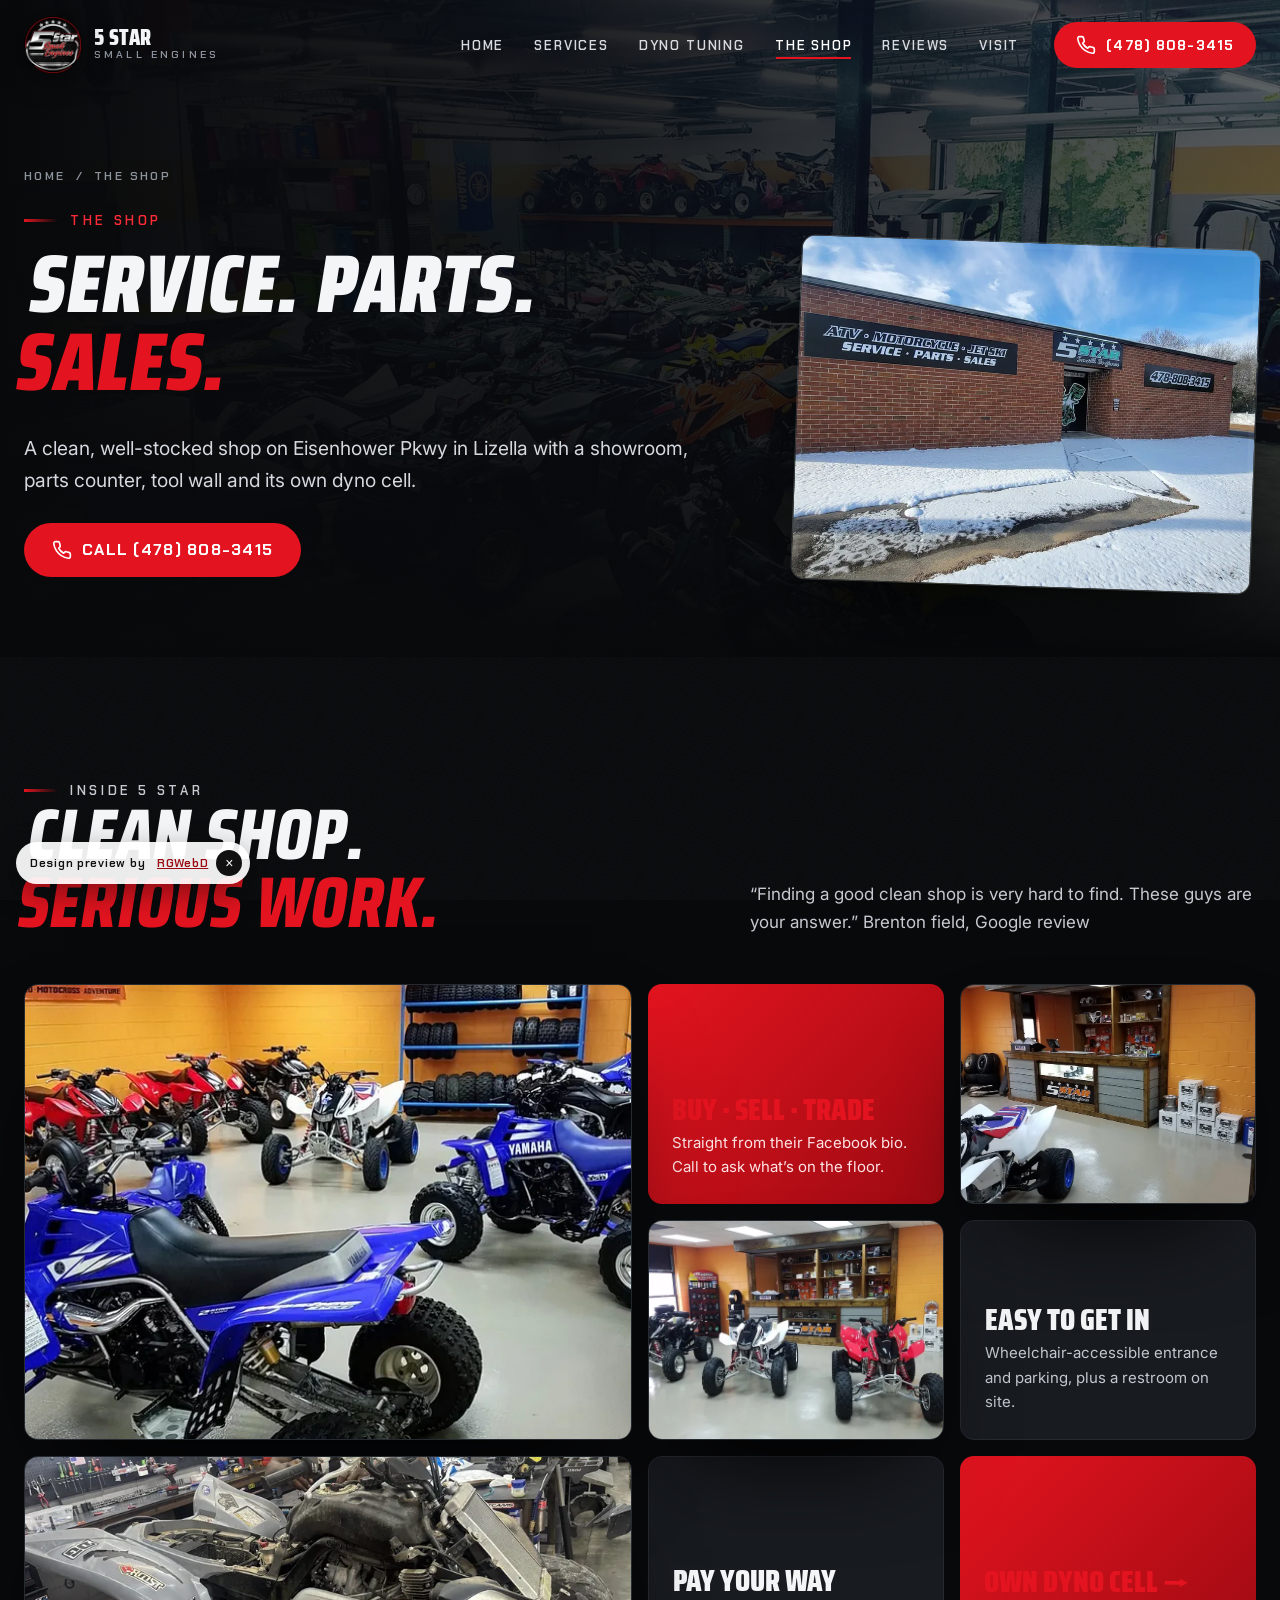
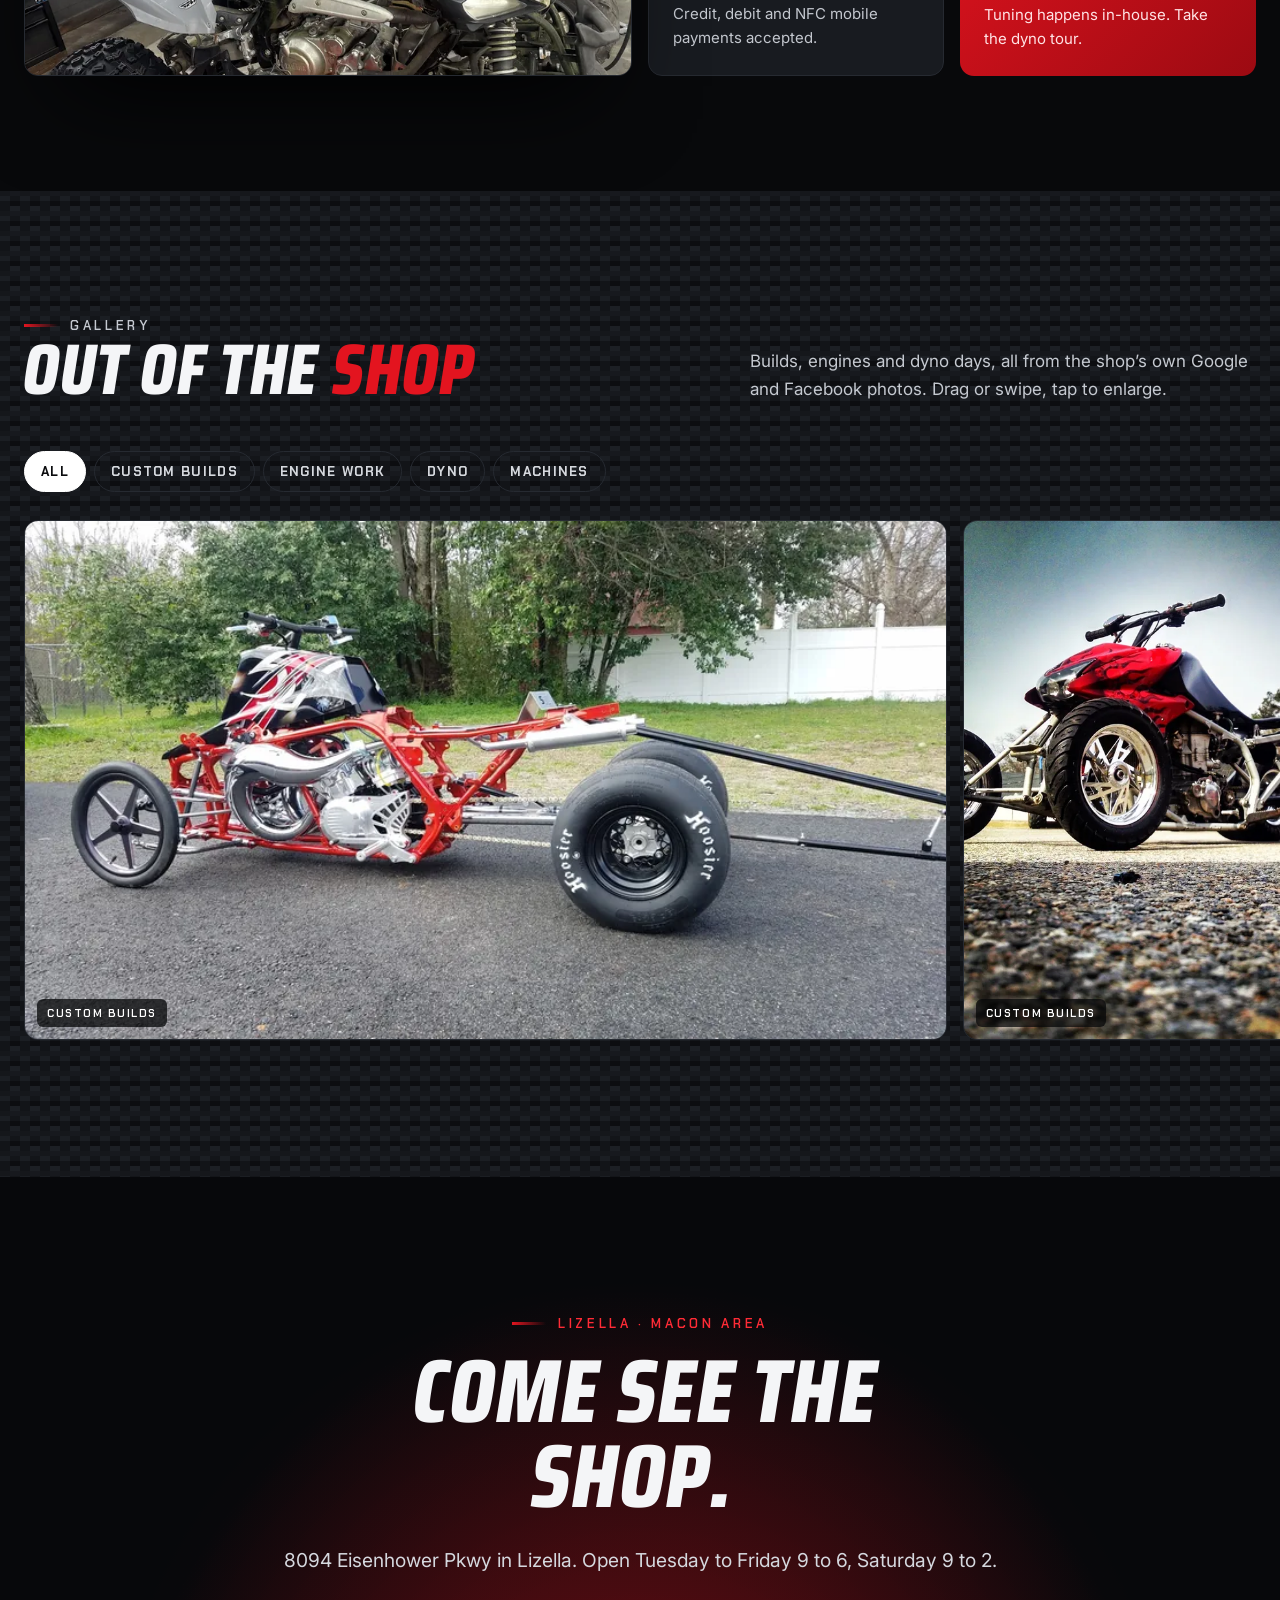
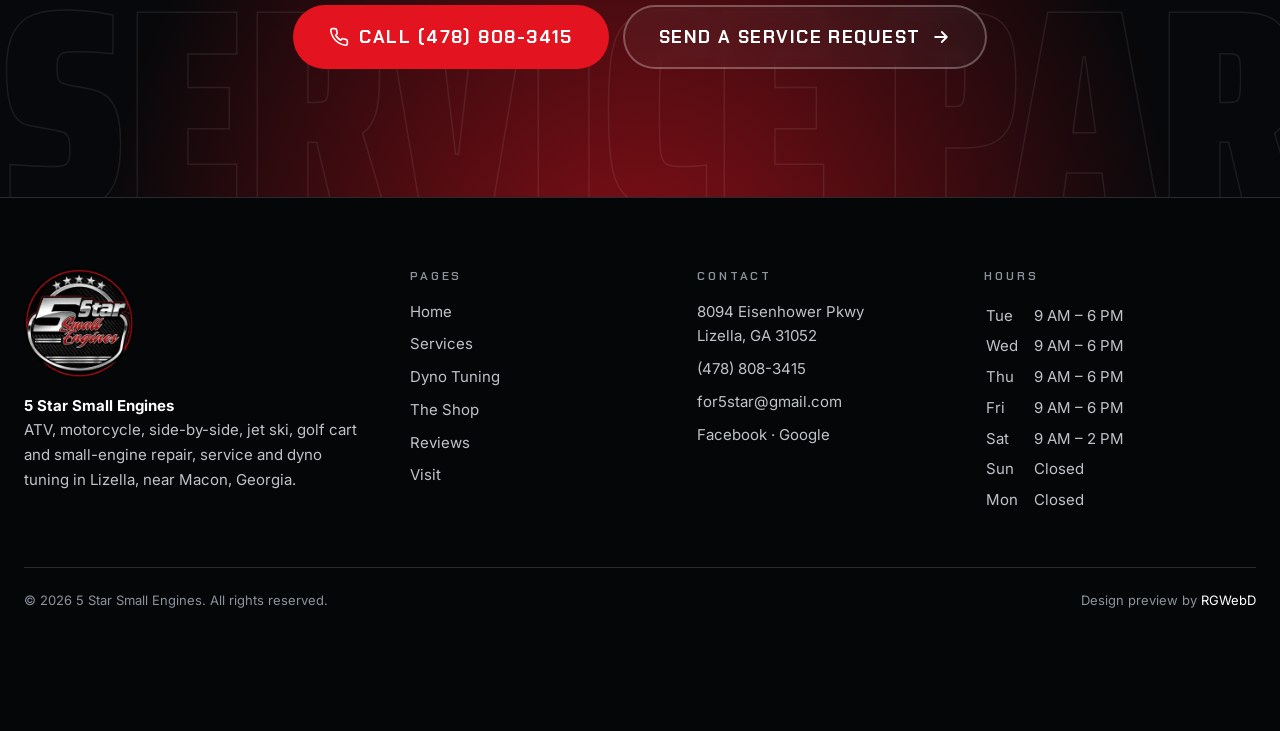
<file: shop.html>
<!doctype html><html lang="en"><head><meta charset="utf-8"><meta name="viewport" content="width=device-width,initial-scale=1,viewport-fit=cover">
<title>The Shop &amp; Gallery | Service, Parts, Sales | 5 Star Small Engines, Lizella GA</title><meta name="description" content="Inside 5 Star Small Engines in Lizella, GA: showroom, parts counter, tool wall, dyno cell and a gallery of custom trikes, quads and engine builds."><link rel="canonical" href="https://rgwebd.github.io/5starsmallengines/shop.html"><meta name="robots" content="index,follow">
<meta name="theme-color" content="#08090b"><link rel="icon" href="favicon.ico" sizes="any"><link rel="icon" type="image/png" sizes="32x32" href="assets/brand/logo-32.png"><link rel="apple-touch-icon" href="apple-touch-icon.png">
<meta property="og:type" content="website"><meta property="og:site_name" content="5 Star Small Engines"><meta property="og:title" content="The Shop &amp; Gallery | Service, Parts, Sales | 5 Star Small Engines, Lizella GA"><meta property="og:description" content="Inside 5 Star Small Engines in Lizella, GA: showroom, parts counter, tool wall, dyno cell and a gallery of custom trikes, quads and engine builds."><meta property="og:url" content="https://rgwebd.github.io/5starsmallengines/shop.html"><meta property="og:image" content="https://rgwebd.github.io/5starsmallengines/assets/og-image.jpg"><meta property="og:image:width" content="1200"><meta property="og:image:height" content="630"><meta property="og:locale" content="en_US">
<meta name="twitter:card" content="summary_large_image"><meta name="twitter:title" content="The Shop &amp; Gallery | Service, Parts, Sales | 5 Star Small Engines, Lizella GA"><meta name="twitter:description" content="Inside 5 Star Small Engines in Lizella, GA: showroom, parts counter, tool wall, dyno cell and a gallery of custom trikes, quads and engine builds."><meta name="twitter:image" content="https://rgwebd.github.io/5starsmallengines/assets/og-image.jpg">
<meta name="geo.region" content="US-GA"><meta name="geo.placename" content="Lizella"><meta name="geo.position" content="32.8052674;-83.8162097">
<link rel="preconnect" href="https://fonts.googleapis.com"><link rel="preconnect" href="https://fonts.gstatic.com" crossorigin>
<link href="https://fonts.googleapis.com/css2?family=Chakra+Petch:wght@500;600;700&family=Inter:wght@400;500;600&family=Saira+Condensed:wght@600;700;800;900&display=swap" rel="stylesheet">
<link rel="stylesheet" href="assets/styles.css"><script type="application/ld+json">{"@context": "https://schema.org", "@type": ["MotorcycleRepair", "AutoRepair"], "@id": "https://rgwebd.github.io/5starsmallengines/#business", "name": "5 Star Small Engines", "url": "https://rgwebd.github.io/5starsmallengines/", "image": ["https://rgwebd.github.io/5starsmallengines/assets/img/g05-1600.webp", "https://rgwebd.github.io/5starsmallengines/assets/img/g09-1600.webp"], "logo": "https://rgwebd.github.io/5starsmallengines/assets/brand/logo-512.png", "description": "ATV, motorcycle, side-by-side, jet ski, golf cart, mower and handheld small-engine repair shop in Lizella, GA near Macon, with an in-house dyno for tuning.", "telephone": "+1-478-808-3415", "email": "for5star@gmail.com", "address": {"@type": "PostalAddress", "streetAddress": "8094 Eisenhower Pkwy", "addressLocality": "Lizella", "addressRegion": "GA", "postalCode": "31052", "addressCountry": "US"}, "geo": {"@type": "GeoCoordinates", "latitude": 32.8052674, "longitude": -83.8162097}, "hasMap": "https://maps.google.com/?cid=8058230847359779966", "openingHoursSpecification": [{"@type": "OpeningHoursSpecification", "dayOfWeek": ["Tuesday", "Wednesday", "Thursday", "Friday"], "opens": "09:00", "closes": "18:00"}, {"@type": "OpeningHoursSpecification", "dayOfWeek": "Saturday", "opens": "09:00", "closes": "14:00"}], "sameAs": ["https://www.facebook.com/5StarSmallEngines", "https://maps.google.com/?cid=8058230847359779966"], "paymentAccepted": "Credit card, debit card, NFC mobile payments", "areaServed": [{"@type": "City", "name": "Lizella, GA"}, {"@type": "City", "name": "Macon, GA"}], "amenityFeature": [{"@type": "LocationFeatureSpecification", "name": "Wheelchair-accessible entrance", "value": true}, {"@type": "LocationFeatureSpecification", "name": "Wheelchair-accessible parking", "value": true}, {"@type": "LocationFeatureSpecification", "name": "Restroom", "value": true}], "aggregateRating": {"@type": "AggregateRating", "ratingValue": 4.9, "reviewCount": 169, "bestRating": 5, "worstRating": 1}, "knowsAbout": ["ATV repair", "Motorcycle repair", "Dyno tuning", "Carburetor rebuilds", "Engine rebuilds", "Fuel programmer installs", "Exhaust installs", "Jet ski repair", "Golf cart repair", "Small engine repair"]}</script><script type="application/ld+json">{"@context": "https://schema.org", "@type": "BreadcrumbList", "itemListElement": [{"@type": "ListItem", "position": 1, "name": "Home", "item": "https://rgwebd.github.io/5starsmallengines/"}, {"@type": "ListItem", "position": 2, "name": "The Shop", "item": "https://rgwebd.github.io/5starsmallengines/shop.html"}]}</script><script src="https://cosmiccallers.lovable.app/demo-track.js" data-demo="5starsmallengines" defer></script></head><body><svg width="0" height="0" style="position:absolute" aria-hidden="true"><defs><linearGradient id="gred" x1="0" x2="1"><stop offset="0" stop-color="#9c0a12"/><stop offset="1" stop-color="#ff2b36"/></linearGradient></defs></svg><a class="skip" href="#main">Skip to content</a><div class="progress" aria-hidden="true"></div>
<header class="hdr"><div class="wrap"><a class="brand" href="index.html" aria-label="5 Star Small Engines home"><img src="assets/brand/logo-256.webp" width="256" height="256" alt="5 Star Small Engines logo"><b>5 Star<small>Small Engines</small></b></a>
<nav class="nav" aria-label="Main"><a href="index.html">Home</a><a href="services.html">Services</a><a href="dyno.html">Dyno Tuning</a><a href="shop.html" aria-current=page>The Shop</a><a href="reviews.html">Reviews</a><a href="visit.html">Visit</a></nav><a class="btn hcall mag" href="tel:+14788083415"><svg viewBox="0 0 24 24" fill="none" stroke="currentColor" stroke-width="2" stroke-linecap="round" stroke-linejoin="round" aria-hidden="true"><path d="M22 16.9v3a2 2 0 0 1-2.2 2 19.8 19.8 0 0 1-8.6-3.1 19.5 19.5 0 0 1-6-6A19.8 19.8 0 0 1 2.1 4.2 2 2 0 0 1 4.1 2h3a2 2 0 0 1 2 1.7c.1 1 .4 1.9.7 2.8a2 2 0 0 1-.5 2.1L8 9.9a16 16 0 0 0 6 6l1.3-1.3a2 2 0 0 1 2.1-.4c.9.3 1.8.6 2.8.7a2 2 0 0 1 1.7 2z"/></svg><span>(478) 808-3415</span></a>
<button class="burger" type="button" aria-label="Menu" aria-expanded="false" aria-controls="mnav"><span></span></button></div></header>
<nav class="mnav" id="mnav" aria-label="Mobile"><a class="l" href="index.html">Home</a><a class="l" href="services.html">Services</a><a class="l" href="dyno.html">Dyno Tuning</a><a class="l" href="shop.html" aria-current=page>The Shop</a><a class="l" href="reviews.html">Reviews</a><a class="l" href="visit.html">Visit</a><div class="ctas"><a class="btn mag " href="tel:+14788083415"><svg viewBox="0 0 24 24" fill="none" stroke="currentColor" stroke-width="2" stroke-linecap="round" stroke-linejoin="round" aria-hidden="true"><path d="M22 16.9v3a2 2 0 0 1-2.2 2 19.8 19.8 0 0 1-8.6-3.1 19.5 19.5 0 0 1-6-6A19.8 19.8 0 0 1 2.1 4.2 2 2 0 0 1 4.1 2h3a2 2 0 0 1 2 1.7c.1 1 .4 1.9.7 2.8a2 2 0 0 1-.5 2.1L8 9.9a16 16 0 0 0 6 6l1.3-1.3a2 2 0 0 1 2.1-.4c.9.3 1.8.6 2.8.7a2 2 0 0 1 1.7 2z"/></svg><span>Call (478) 808-3415</span></a><a class="btn ghost" href="https://www.google.com/maps/dir/?api=1&destination=5+Star+Small+Engines%2C+8094+Eisenhower+Pkwy%2C+Lizella%2C+GA+31052" target="_blank" rel="noopener"><svg viewBox="0 0 24 24" fill="none" stroke="currentColor" stroke-width="2" stroke-linecap="round" stroke-linejoin="round" aria-hidden="true"><path d="M12 22s7-6.2 7-12a7 7 0 0 0-14 0c0 5.8 7 12 7 12z"/><circle cx="12" cy="10" r="2.6"/></svg><span>Directions</span></a></div></nav><main id="main"><section class="phero"><div class="bg" data-px=".18"><img src="assets/img/g14-1600.webp" srcset="assets/img/g14-800.webp 800w, assets/img/g14-1600.webp 1600w" sizes="100vw" width="1600" height="1042" alt="" fetchpriority="high" decoding="async" aria-hidden="true"></div>
<div class="wrap"><nav class="crumbs" aria-label="Breadcrumb"><a href="index.html">Home</a><span aria-hidden="true">/</span><span aria-current="page">The Shop</span></nav>
<p class="kicker">The shop</p><h1><span class="slant">Service. Parts. <span class='red'>Sales.</span></span></h1><p class="lead">A clean, well-stocked shop on Eisenhower Pkwy in Lizella with a showroom, parts counter, tool wall and its own dyno cell.</p><div class="ctas" style="margin-top:26px"><a class="btn mag " href="tel:+14788083415"><svg viewBox="0 0 24 24" fill="none" stroke="currentColor" stroke-width="2" stroke-linecap="round" stroke-linejoin="round" aria-hidden="true"><path d="M22 16.9v3a2 2 0 0 1-2.2 2 19.8 19.8 0 0 1-8.6-3.1 19.5 19.5 0 0 1-6-6A19.8 19.8 0 0 1 2.1 4.2 2 2 0 0 1 4.1 2h3a2 2 0 0 1 2 1.7c.1 1 .4 1.9.7 2.8a2 2 0 0 1-.5 2.1L8 9.9a16 16 0 0 0 6 6l1.3-1.3a2 2 0 0 1 2.1-.4c.9.3 1.8.6 2.8.7a2 2 0 0 1 1.7 2z"/></svg><span>Call (478) 808-3415</span></a></div></div>
<div class="frame"><img src="assets/img/g09-1600.webp" srcset="assets/img/g09-800.webp 800w, assets/img/g09-1600.webp 1500w" sizes="(max-width:980px) 100vw, 460px" width="1500" height="2000" alt="The 5 Star Small Engines storefront on Eisenhower Pkwy, signed ATV · Motorcycle · Jet Ski" fetchpriority="high" decoding="async" ></div></section>
<section class="sec"><div class="wrap"><div class="shead"><div><p class="kicker">Inside 5 Star</p><h2><span class="slant">Clean shop. <span class="red">Serious work.</span></span></h2></div><p>“Finding a good clean shop is very hard to find. These guys are your answer.” Brenton field, Google review</p></div>
<div class="bento stagger"><div class="pframe w2 h2"><img src="assets/img/g01-1600.webp" srcset="assets/img/g01-800.webp 800w, assets/img/g01-1600.webp 1600w" sizes="(max-width:900px) 100vw, 50vw" width="1600" height="900" alt="Blue Yamaha quads lined up in the 5 Star showroom" loading="lazy" decoding="async" ></div><div class="card red"><b>Buy · Sell · Trade</b><span>Straight from their Facebook bio. Call to ask what’s on the floor.</span></div><div class="pframe"><img src="assets/img/g18-1600.webp" srcset="assets/img/g18-800.webp 800w, assets/img/g18-1600.webp 1500w" sizes="(max-width:900px) 50vw, 25vw" width="1500" height="2000" alt="The parts counter and showroom with a quad out front" loading="lazy" decoding="async" ></div>
<div class="pframe"><img src="assets/img/g25-1600.webp" srcset="assets/img/g25-800.webp 800w, assets/img/g25-1600.webp 1600w" sizes="(max-width:900px) 50vw, 25vw" width="1600" height="900" alt="Three sport quads on the showroom floor by the parts counter" loading="lazy" decoding="async" ></div><div class="card"><b>Easy to get in</b><span>Wheelchair-accessible entrance and parking, plus a restroom on site.</span></div>
<div class="pframe w2"><img src="assets/img/g26-1600.webp" srcset="assets/img/g26-800.webp 800w, assets/img/g26-1600.webp 1600w" sizes="(max-width:900px) 100vw, 50vw" width="1600" height="1200" alt="A 5 Star tech working on a Yamaha quad on the lift" loading="lazy" decoding="async" ></div><div class="card"><b>Pay your way</b><span>Credit, debit and NFC mobile payments accepted.</span></div><a class="card red" href="dyno.html" style="text-decoration:none"><b>Own dyno cell →</b><span>Tuning happens in-house. Take the dyno tour.</span></a></div></div></section>
<section class="sec carbon" style="padding-inline:0"><div class="wrap"><div class="shead"><div><p class="kicker">Gallery</p><h2><span class="slant">Out of the <span class="red">shop</span></span></h2></div><p>Builds, engines and dyno days, all from the shop’s own Google and Facebook photos. Drag or swipe, tap to enlarge.</p></div>
<div class="gfil" data-for="gtrack" role="group" aria-label="Filter photos"><button type="button" aria-pressed="true" data-f="all">All</button><button type="button" aria-pressed="false" data-f="builds">Custom builds</button><button type="button" aria-pressed="false" data-f="engines">Engine work</button><button type="button" aria-pressed="false" data-f="dyno">Dyno</button><button type="button" aria-pressed="false" data-f="machines">Machines</button></div></div><div class="gal-track" id="gtrack"><button type="button" class="gal-item" data-c="builds" data-full="assets/img/g16-1600.webp" aria-label="Open photo: Red custom drag trike with racing slicks"><img src="assets/img/g16-800.webp" width="800" height="450" alt="Red custom drag trike with racing slicks" loading="lazy" decoding="async" style="aspect-ratio:800/450"><span>Custom builds</span></button><button type="button" class="gal-item" data-c="builds" data-full="assets/img/g17-1600.webp" aria-label="Open photo: Low-angle shot of a red custom sport quad"><img src="assets/img/g17-800.webp" width="800" height="800" alt="Low-angle shot of a red custom sport quad" loading="lazy" decoding="async" style="aspect-ratio:800/800"><span>Custom builds</span></button><button type="button" class="gal-item" data-c="builds" data-full="assets/img/g29-1600.webp" aria-label="Open photo: Red custom trike with spoke wheels and drag slicks"><img src="assets/img/g29-800.webp" width="800" height="800" alt="Red custom trike with spoke wheels and drag slicks" loading="lazy" decoding="async" style="aspect-ratio:800/800"><span>Custom builds</span></button><button type="button" class="gal-item" data-c="builds" data-full="assets/img/g19-1600.webp" aria-label="Open photo: Custom long-travel trike build with bright wraps in the shop"><img src="assets/img/g19-800.webp" width="800" height="1067" alt="Custom long-travel trike build with bright wraps in the shop" loading="lazy" decoding="async" style="aspect-ratio:800/1067"><span>Custom builds</span></button><button type="button" class="gal-item" data-c="builds" data-full="assets/img/cover-1600.webp" aria-label="Open photo: A custom green drag trike in front of the 5 Star shop truck"><img src="assets/img/cover-800.webp" width="800" height="450" alt="A custom green drag trike in front of the 5 Star shop truck" loading="lazy" decoding="async" style="aspect-ratio:800/450"><span>Custom builds</span></button><button type="button" class="gal-item" data-c="builds" data-full="assets/img/g06-1600.webp" aria-label="Open photo: Yellow and blue Suzuki sport quad on the shop floor"><img src="assets/img/g06-800.webp" width="800" height="1067" alt="Yellow and blue Suzuki sport quad on the shop floor" loading="lazy" decoding="async" style="aspect-ratio:800/1067"><span>Custom builds</span></button><button type="button" class="gal-item" data-c="builds" data-full="assets/img/g15-1600.webp" aria-label="Open photo: Custom golf cart with zebra-print bodywork and lifted off-road tires"><img src="assets/img/g15-800.webp" width="800" height="450" alt="Custom golf cart with zebra-print bodywork and lifted off-road tires" loading="lazy" decoding="async" style="aspect-ratio:800/450"><span>Custom builds</span></button><button type="button" class="gal-item" data-c="machines" data-full="assets/img/g07-1600.webp" aria-label="Open photo: Red and white Yamaha Raptor up on a lift"><img src="assets/img/g07-800.webp" width="800" height="600" alt="Red and white Yamaha Raptor up on a lift" loading="lazy" decoding="async" style="aspect-ratio:800/600"><span>Machines</span></button><button type="button" class="gal-item" data-c="machines" data-full="assets/img/g10-1600.webp" aria-label="Open photo: Red sport bike on paddock stands in the service bay"><img src="assets/img/g10-800.webp" width="800" height="450" alt="Red sport bike on paddock stands in the service bay" loading="lazy" decoding="async" style="aspect-ratio:800/450"><span>Machines</span></button><button type="button" class="gal-item" data-c="engines" data-full="assets/img/g04-1600.webp" aria-label="Open photo: Engine cases split open with the crank and transmission gears exposed"><img src="assets/img/g04-800.webp" width="800" height="1067" alt="Engine cases split open with the crank and transmission gears exposed" loading="lazy" decoding="async" style="aspect-ratio:800/1067"><span>Engine work</span></button><button type="button" class="gal-item" data-c="engines" data-full="assets/img/g13-1600.webp" aria-label="Open photo: A Yamaha engine on the bench under the 5 Star tool wall"><img src="assets/img/g13-800.webp" width="800" height="1067" alt="A Yamaha engine on the bench under the 5 Star tool wall" loading="lazy" decoding="async" style="aspect-ratio:800/1067"><span>Engine work</span></button><button type="button" class="gal-item" data-c="engines" data-full="assets/img/g12-1600.webp" aria-label="Open photo: A freshly polished carburetor held up in front of the 5 Star tool wall"><img src="assets/img/g12-800.webp" width="800" height="1067" alt="A freshly polished carburetor held up in front of the 5 Star tool wall" loading="lazy" decoding="async" style="aspect-ratio:800/1067"><span>Engine work</span></button><button type="button" class="gal-item" data-c="engines" data-full="assets/img/g22-1600.webp" aria-label="Open photo: Crankshaft and gear set inside split engine cases"><img src="assets/img/g22-800.webp" width="800" height="1067" alt="Crankshaft and gear set inside split engine cases" loading="lazy" decoding="async" style="aspect-ratio:800/1067"><span>Engine work</span></button><button type="button" class="gal-item" data-c="engines" data-full="assets/img/g27-1600.webp" aria-label="Open photo: Ported cylinder head, valves and throttle body on the bench"><img src="assets/img/g27-800.webp" width="800" height="1067" alt="Ported cylinder head, valves and throttle body on the bench" loading="lazy" decoding="async" style="aspect-ratio:800/1067"><span>Engine work</span></button><button type="button" class="gal-item" data-c="engines" data-full="assets/img/g31-1600.webp" aria-label="Open photo: Two-stroke engine with new pistons ready for assembly"><img src="assets/img/g31-800.webp" width="800" height="1067" alt="Two-stroke engine with new pistons ready for assembly" loading="lazy" decoding="async" style="aspect-ratio:800/1067"><span>Engine work</span></button><button type="button" class="gal-item" data-c="engines" data-full="assets/img/g35-1600.webp" aria-label="Open photo: Dial indicators measuring a machined cylinder head"><img src="assets/img/g35-800.webp" width="800" height="1067" alt="Dial indicators measuring a machined cylinder head" loading="lazy" decoding="async" style="aspect-ratio:800/1067"><span>Engine work</span></button><button type="button" class="gal-item" data-c="engines" data-full="assets/img/g30-1600.webp" aria-label="Open photo: Carburetor with a polished velocity stack on an orange pit bike"><img src="assets/img/g30-800.webp" width="800" height="824" alt="Carburetor with a polished velocity stack on an orange pit bike" loading="lazy" decoding="async" style="aspect-ratio:800/824"><span>Engine work</span></button><button type="button" class="gal-item" data-c="engines" data-full="assets/img/g08-1600.webp" aria-label="Open photo: Cylinder, gasket kit and performance parts laid out on the bench"><img src="assets/img/g08-800.webp" width="800" height="800" alt="Cylinder, gasket kit and performance parts laid out on the bench" loading="lazy" decoding="async" style="aspect-ratio:800/800"><span>Engine work</span></button><button type="button" class="gal-item" data-c="dyno" data-full="assets/img/g03-1600.webp" aria-label="Open photo: The Dynojet Model 200i dyno cell with its tuning screen and cooling fans"><img src="assets/img/g03-800.webp" width="800" height="600" alt="The Dynojet Model 200i dyno cell with its tuning screen and cooling fans" loading="lazy" decoding="async" style="aspect-ratio:800/600"><span>Dyno</span></button><button type="button" class="gal-item" data-c="dyno" data-full="assets/img/g05-1600.webp" aria-label="Open photo: A tech strapping a red and white quad onto the 5 Star branded dyno"><img src="assets/img/g05-800.webp" width="800" height="600" alt="A tech strapping a red and white quad onto the 5 Star branded dyno" loading="lazy" decoding="async" style="aspect-ratio:800/600"><span>Dyno</span></button><button type="button" class="gal-item" data-c="dyno" data-full="assets/img/g21-1600.webp" aria-label="Open photo: A quad’s rear tire spinning on the dyno drum"><img src="assets/img/g21-800.webp" width="800" height="1631" alt="A quad’s rear tire spinning on the dyno drum" loading="lazy" decoding="async" style="aspect-ratio:800/1631"><span>Dyno</span></button><button type="button" class="gal-item" data-c="dyno" data-full="assets/img/g23-1600.webp" aria-label="Open photo: Blue Yamaha race quad strapped down on the Dynojet dyno"><img src="assets/img/g23-800.webp" width="800" height="600" alt="Blue Yamaha race quad strapped down on the Dynojet dyno" loading="lazy" decoding="async" style="aspect-ratio:800/600"><span>Dyno</span></button><button type="button" class="gal-item" data-c="machines" data-full="assets/img/g28-1600.webp" aria-label="Open photo: Yamaha quad stripped down for engine and electrical work"><img src="assets/img/g28-800.webp" width="800" height="600" alt="Yamaha quad stripped down for engine and electrical work" loading="lazy" decoding="async" style="aspect-ratio:800/600"><span>Machines</span></button><button type="button" class="gal-item" data-c="machines" data-full="assets/img/g32-1600.webp" aria-label="Open photo: Quad frame with the engine and exhaust routing exposed"><img src="assets/img/g32-800.webp" width="800" height="1067" alt="Quad frame with the engine and exhaust routing exposed" loading="lazy" decoding="async" style="aspect-ratio:800/1067"><span>Machines</span></button></div></section>
<div class="tlb" aria-hidden="true" role="dialog" aria-modal="true" aria-label="Photo viewer"><button class="x1" type="button" aria-label="Close"><svg viewBox="0 0 24 24" fill="none" stroke="currentColor" stroke-width="2.2" stroke-linecap="round" aria-hidden="true"><path d="M6 6l12 12M18 6L6 18"/></svg></button><button class="pv" type="button" aria-label="Previous photo"><svg viewBox="0 0 24 24" fill="none" stroke="currentColor" stroke-width="2.2" stroke-linecap="round" aria-hidden="true"><path d="M15 6l-6 6 6 6"/></svg></button><figure><img alt=""><figcaption></figcaption></figure><button class="nx" type="button" aria-label="Next photo"><svg viewBox="0 0 24 24" fill="none" stroke="currentColor" stroke-width="2.2" stroke-linecap="round" aria-hidden="true"><path d="M9 6l6 6-6 6"/></svg></button></div>
<section class="cta graphic"><div class="giant" aria-hidden="true">Service Parts Sales</div><div class="wrap" data-r><p class="kicker" style="justify-content:center">Lizella · Macon area</p><h2><span class="slant">Come see the shop.</span></h2><p class="lead" style="margin:0 auto">8094 Eisenhower Pkwy in Lizella. Open Tuesday to Friday 9 to 6, Saturday 9 to 2.</p>
<div class="ctas"><a class="btn mag xl" href="tel:+14788083415"><svg viewBox="0 0 24 24" fill="none" stroke="currentColor" stroke-width="2" stroke-linecap="round" stroke-linejoin="round" aria-hidden="true"><path d="M22 16.9v3a2 2 0 0 1-2.2 2 19.8 19.8 0 0 1-8.6-3.1 19.5 19.5 0 0 1-6-6A19.8 19.8 0 0 1 2.1 4.2 2 2 0 0 1 4.1 2h3a2 2 0 0 1 2 1.7c.1 1 .4 1.9.7 2.8a2 2 0 0 1-.5 2.1L8 9.9a16 16 0 0 0 6 6l1.3-1.3a2 2 0 0 1 2.1-.4c.9.3 1.8.6 2.8.7a2 2 0 0 1 1.7 2z"/></svg><span>Call (478) 808-3415</span></a><a class="btn ghost xl" href="visit.html#request"><span>Send a service request</span><svg viewBox="0 0 24 24" fill="none" stroke="currentColor" stroke-width="2.2" stroke-linecap="round" stroke-linejoin="round" aria-hidden="true"><path d="M5 12h14M13 6l6 6-6 6"/></svg></a></div></div></section></main><footer class="ftr"><div class="wrap"><div class="grid">
<div><img class="logo" src="assets/brand/logo-256.webp" width="256" height="256" alt="5 Star Small Engines logo" loading="lazy"><p><b style="color:#fff">5 Star Small Engines</b><br>ATV, motorcycle, side-by-side, jet ski, golf cart and small-engine repair, service and dyno tuning in Lizella, near Macon, Georgia.</p></div>
<div><h4>Pages</h4><ul><li><a href="index.html">Home</a></li><li><a href="services.html">Services</a></li><li><a href="dyno.html">Dyno Tuning</a></li><li><a href="shop.html">The Shop</a></li><li><a href="reviews.html">Reviews</a></li><li><a href="visit.html">Visit</a></li></ul></div>
<div><h4>Contact</h4><ul><li><a href="https://www.google.com/maps/dir/?api=1&destination=5+Star+Small+Engines%2C+8094+Eisenhower+Pkwy%2C+Lizella%2C+GA+31052" target="_blank" rel="noopener">8094 Eisenhower Pkwy<br>Lizella, GA 31052</a></li><li><a href="tel:+14788083415">(478) 808-3415</a></li><li><a href="mailto:for5star@gmail.com">for5star@gmail.com</a></li><li><a href="https://www.facebook.com/5StarSmallEngines" target="_blank" rel="noopener">Facebook</a> · <a href="https://maps.google.com/?cid=8058230847359779966" target="_blank" rel="noopener">Google</a></li></ul></div>
<div><h4>Hours</h4><table class="hrs"><tbody><tr><td>Tue</td><td>9 AM – 6 PM</td></tr><tr><td>Wed</td><td>9 AM – 6 PM</td></tr><tr><td>Thu</td><td>9 AM – 6 PM</td></tr><tr><td>Fri</td><td>9 AM – 6 PM</td></tr><tr><td>Sat</td><td>9 AM – 2 PM</td></tr><tr><td>Sun</td><td>Closed</td></tr><tr><td>Mon</td><td>Closed</td></tr></tbody></table></div>
</div><div class="legal"><span>© 2026 5 Star Small Engines. All rights reserved.</span><span>Design preview by <a href="https://rgwebd.github.io/" style="color:#fff">RGWebD</a></span></div></div></footer>
<div class="mbar"><a class="btn mag " href="tel:+14788083415"><svg viewBox="0 0 24 24" fill="none" stroke="currentColor" stroke-width="2" stroke-linecap="round" stroke-linejoin="round" aria-hidden="true"><path d="M22 16.9v3a2 2 0 0 1-2.2 2 19.8 19.8 0 0 1-8.6-3.1 19.5 19.5 0 0 1-6-6A19.8 19.8 0 0 1 2.1 4.2 2 2 0 0 1 4.1 2h3a2 2 0 0 1 2 1.7c.1 1 .4 1.9.7 2.8a2 2 0 0 1-.5 2.1L8 9.9a16 16 0 0 0 6 6l1.3-1.3a2 2 0 0 1 2.1-.4c.9.3 1.8.6 2.8.7a2 2 0 0 1 1.7 2z"/></svg><span>Call</span></a><a class="btn ghost" href="https://www.google.com/maps/dir/?api=1&destination=5+Star+Small+Engines%2C+8094+Eisenhower+Pkwy%2C+Lizella%2C+GA+31052" target="_blank" rel="noopener"><svg viewBox="0 0 24 24" fill="none" stroke="currentColor" stroke-width="2" stroke-linecap="round" stroke-linejoin="round" aria-hidden="true"><path d="M12 22s7-6.2 7-12a7 7 0 0 0-14 0c0 5.8 7 12 7 12z"/><circle cx="12" cy="10" r="2.6"/></svg><span>Directions</span></a></div>
<div class="demo" role="note">Design preview by&nbsp;<a href="https://rgwebd.github.io/">RGWebD</a><button type="button" aria-label="Dismiss design preview note">×</button></div><script src="assets/script.js" defer></script></body></html>
</file>
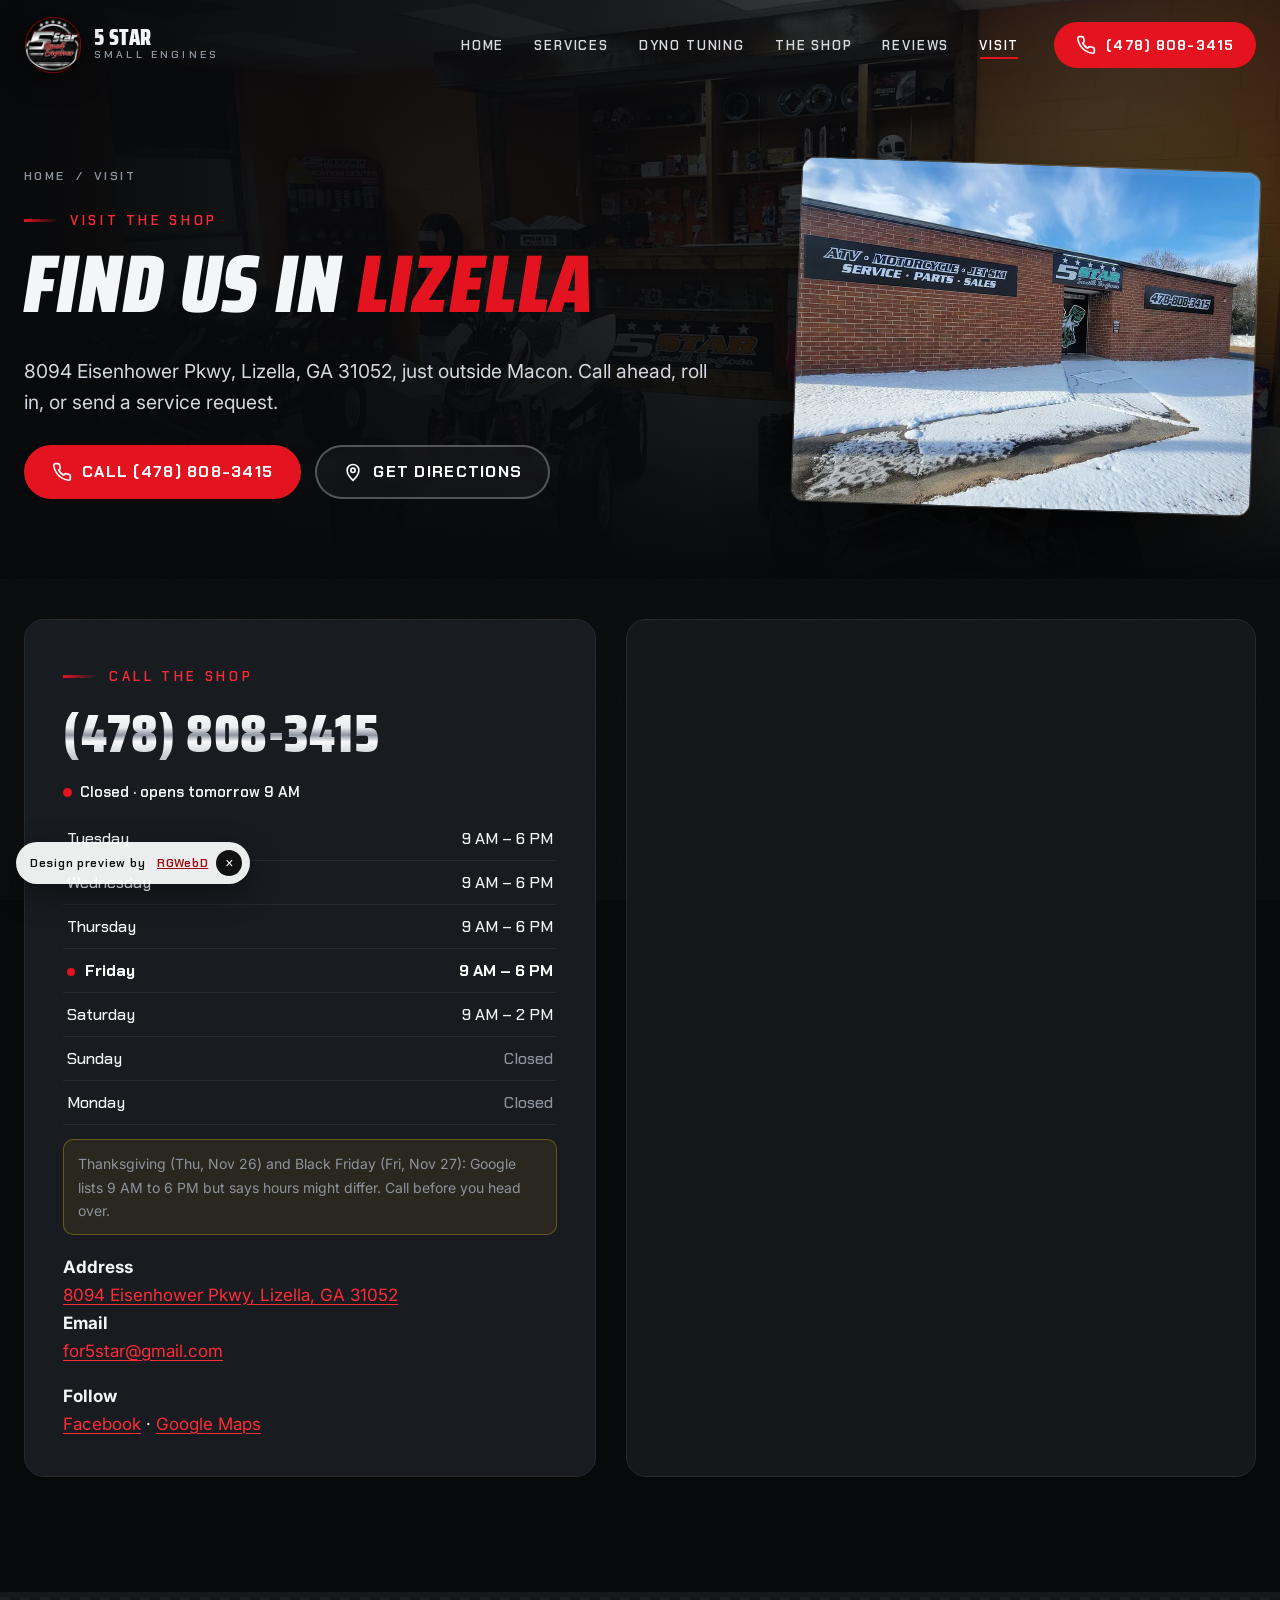
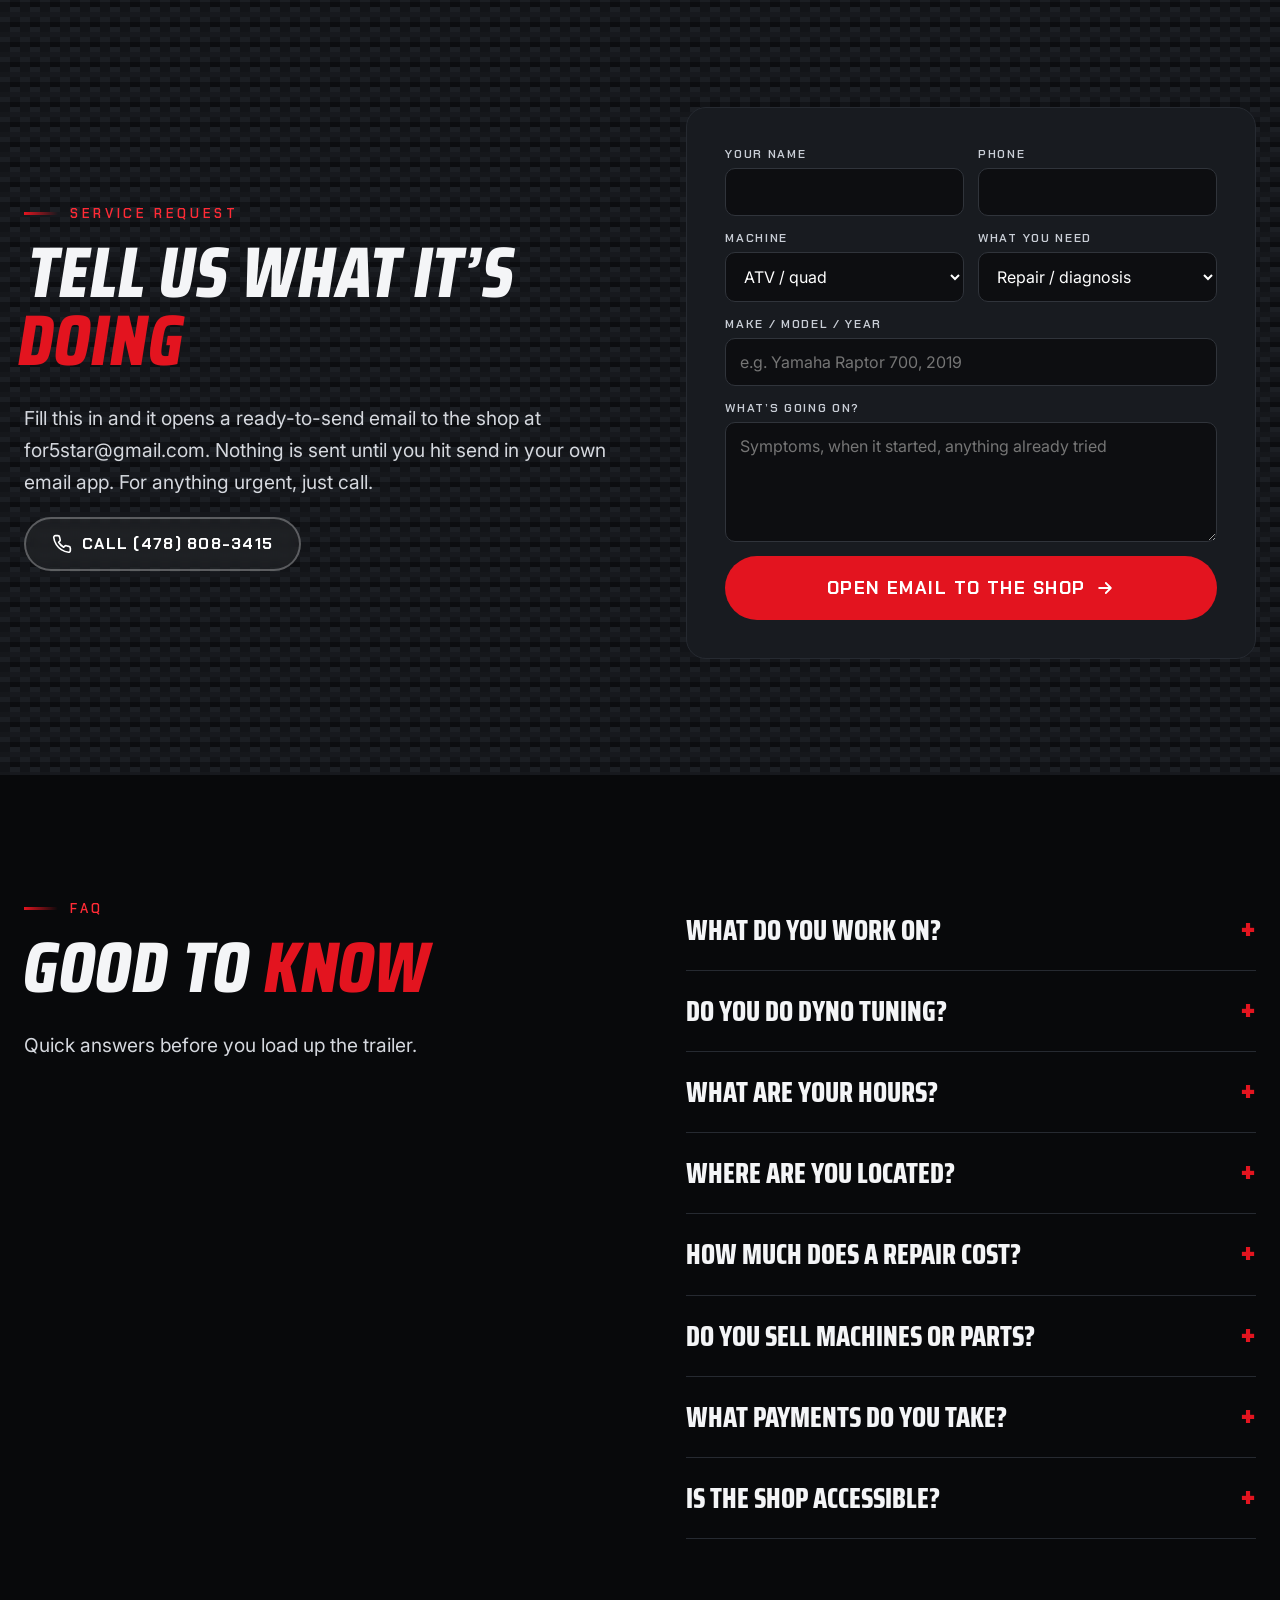
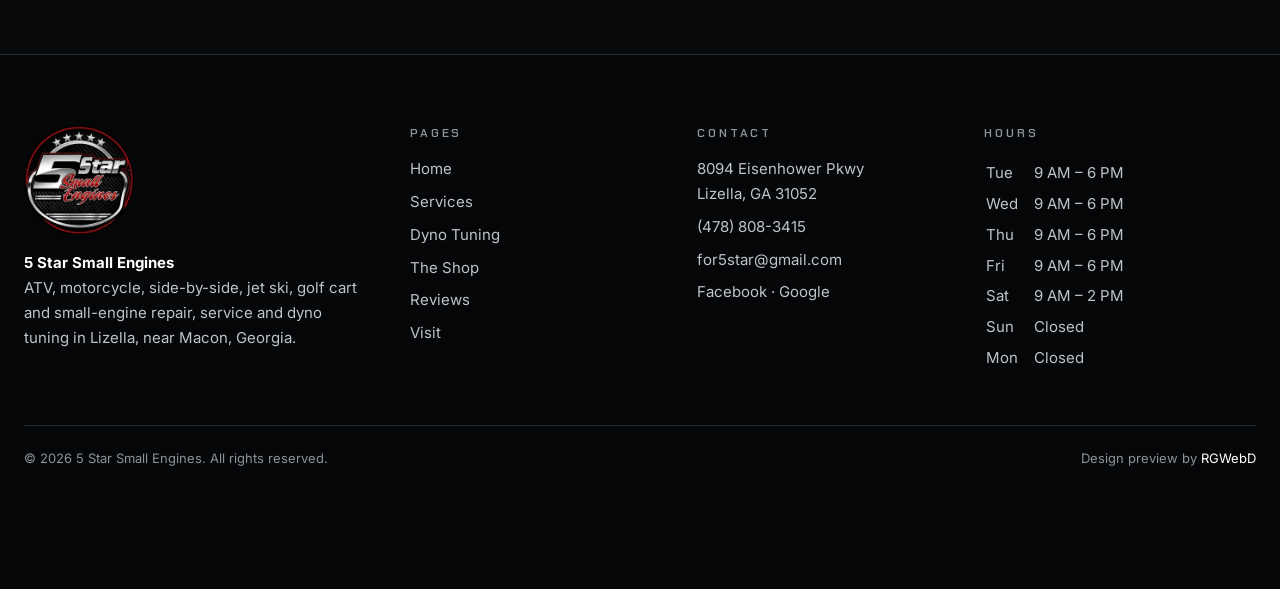
<file: visit.html>
<!doctype html><html lang="en"><head><meta charset="utf-8"><meta name="viewport" content="width=device-width,initial-scale=1,viewport-fit=cover">
<title>Visit | Hours, Directions &amp; Service Requests | 5 Star Small Engines, Lizella GA</title><meta name="description" content="5 Star Small Engines: 8094 Eisenhower Pkwy, Lizella, GA 31052. Call (478) 808-3415. Open Tue–Fri 9–6, Sat 9–2. Map, hours, FAQ and service request form."><link rel="canonical" href="https://rgwebd.github.io/5starsmallengines/visit.html"><meta name="robots" content="index,follow">
<meta name="theme-color" content="#08090b"><link rel="icon" href="favicon.ico" sizes="any"><link rel="icon" type="image/png" sizes="32x32" href="assets/brand/logo-32.png"><link rel="apple-touch-icon" href="apple-touch-icon.png">
<meta property="og:type" content="website"><meta property="og:site_name" content="5 Star Small Engines"><meta property="og:title" content="Visit | Hours, Directions &amp; Service Requests | 5 Star Small Engines, Lizella GA"><meta property="og:description" content="5 Star Small Engines: 8094 Eisenhower Pkwy, Lizella, GA 31052. Call (478) 808-3415. Open Tue–Fri 9–6, Sat 9–2. Map, hours, FAQ and service request form."><meta property="og:url" content="https://rgwebd.github.io/5starsmallengines/visit.html"><meta property="og:image" content="https://rgwebd.github.io/5starsmallengines/assets/og-image.jpg"><meta property="og:image:width" content="1200"><meta property="og:image:height" content="630"><meta property="og:locale" content="en_US">
<meta name="twitter:card" content="summary_large_image"><meta name="twitter:title" content="Visit | Hours, Directions &amp; Service Requests | 5 Star Small Engines, Lizella GA"><meta name="twitter:description" content="5 Star Small Engines: 8094 Eisenhower Pkwy, Lizella, GA 31052. Call (478) 808-3415. Open Tue–Fri 9–6, Sat 9–2. Map, hours, FAQ and service request form."><meta name="twitter:image" content="https://rgwebd.github.io/5starsmallengines/assets/og-image.jpg">
<meta name="geo.region" content="US-GA"><meta name="geo.placename" content="Lizella"><meta name="geo.position" content="32.8052674;-83.8162097">
<link rel="preconnect" href="https://fonts.googleapis.com"><link rel="preconnect" href="https://fonts.gstatic.com" crossorigin>
<link href="https://fonts.googleapis.com/css2?family=Chakra+Petch:wght@500;600;700&family=Inter:wght@400;500;600&family=Saira+Condensed:wght@600;700;800;900&display=swap" rel="stylesheet">
<link rel="stylesheet" href="assets/styles.css"><script type="application/ld+json">{"@context": "https://schema.org", "@type": ["MotorcycleRepair", "AutoRepair"], "@id": "https://rgwebd.github.io/5starsmallengines/#business", "name": "5 Star Small Engines", "url": "https://rgwebd.github.io/5starsmallengines/", "image": ["https://rgwebd.github.io/5starsmallengines/assets/img/g05-1600.webp", "https://rgwebd.github.io/5starsmallengines/assets/img/g09-1600.webp"], "logo": "https://rgwebd.github.io/5starsmallengines/assets/brand/logo-512.png", "description": "ATV, motorcycle, side-by-side, jet ski, golf cart, mower and handheld small-engine repair shop in Lizella, GA near Macon, with an in-house dyno for tuning.", "telephone": "+1-478-808-3415", "email": "for5star@gmail.com", "address": {"@type": "PostalAddress", "streetAddress": "8094 Eisenhower Pkwy", "addressLocality": "Lizella", "addressRegion": "GA", "postalCode": "31052", "addressCountry": "US"}, "geo": {"@type": "GeoCoordinates", "latitude": 32.8052674, "longitude": -83.8162097}, "hasMap": "https://maps.google.com/?cid=8058230847359779966", "openingHoursSpecification": [{"@type": "OpeningHoursSpecification", "dayOfWeek": ["Tuesday", "Wednesday", "Thursday", "Friday"], "opens": "09:00", "closes": "18:00"}, {"@type": "OpeningHoursSpecification", "dayOfWeek": "Saturday", "opens": "09:00", "closes": "14:00"}], "sameAs": ["https://www.facebook.com/5StarSmallEngines", "https://maps.google.com/?cid=8058230847359779966"], "paymentAccepted": "Credit card, debit card, NFC mobile payments", "areaServed": [{"@type": "City", "name": "Lizella, GA"}, {"@type": "City", "name": "Macon, GA"}], "amenityFeature": [{"@type": "LocationFeatureSpecification", "name": "Wheelchair-accessible entrance", "value": true}, {"@type": "LocationFeatureSpecification", "name": "Wheelchair-accessible parking", "value": true}, {"@type": "LocationFeatureSpecification", "name": "Restroom", "value": true}], "aggregateRating": {"@type": "AggregateRating", "ratingValue": 4.9, "reviewCount": 169, "bestRating": 5, "worstRating": 1}, "knowsAbout": ["ATV repair", "Motorcycle repair", "Dyno tuning", "Carburetor rebuilds", "Engine rebuilds", "Fuel programmer installs", "Exhaust installs", "Jet ski repair", "Golf cart repair", "Small engine repair"]}</script><script type="application/ld+json">{"@context": "https://schema.org", "@type": "BreadcrumbList", "itemListElement": [{"@type": "ListItem", "position": 1, "name": "Home", "item": "https://rgwebd.github.io/5starsmallengines/"}, {"@type": "ListItem", "position": 2, "name": "Visit", "item": "https://rgwebd.github.io/5starsmallengines/visit.html"}]}</script><script type="application/ld+json">{"@context": "https://schema.org", "@type": "FAQPage", "mainEntity": [{"@type": "Question", "name": "What do you work on?", "acceptedAnswer": {"@type": "Answer", "text": "ATVs and quads, motorcycles and dirt bikes, side-by-sides, jet skis, golf carts, mowers and handheld equipment like trimmers and blowers."}}, {"@type": "Question", "name": "Do you do dyno tuning?", "acceptedAnswer": {"@type": "Answer", "text": "Yes. The shop has its own Dynojet dyno in-house for tuning quads and bikes, including fuel programmer and exhaust setups. Customers drive in from 3 to 4 hours away for it."}}, {"@type": "Question", "name": "What are your hours?", "acceptedAnswer": {"@type": "Answer", "text": "Tuesday to Friday 9 AM to 6 PM and Saturday 9 AM to 2 PM. Closed Sunday and Monday. Holiday hours, such as Thanksgiving and Black Friday, might differ, so call ahead."}}, {"@type": "Question", "name": "Where are you located?", "acceptedAnswer": {"@type": "Answer", "text": "8094 Eisenhower Pkwy, Lizella, GA 31052, just outside Macon."}}, {"@type": "Question", "name": "How much does a repair cost?", "acceptedAnswer": {"@type": "Answer", "text": "It depends on the machine and the problem. Call (478) 808-3415 to describe what is going on and ask about pricing."}}, {"@type": "Question", "name": "Do you sell machines or parts?", "acceptedAnswer": {"@type": "Answer", "text": "The shop sign reads Service · Parts · Sales, and their Facebook bio says Buy + Sell + Trade. Call to ask what is in stock."}}, {"@type": "Question", "name": "What payments do you take?", "acceptedAnswer": {"@type": "Answer", "text": "Credit cards, debit cards and NFC mobile payments."}}, {"@type": "Question", "name": "Is the shop accessible?", "acceptedAnswer": {"@type": "Answer", "text": "Yes. There is a wheelchair-accessible entrance and parking, and a restroom on site."}}]}</script><script src="https://cosmiccallers.lovable.app/demo-track.js" data-demo="5starsmallengines" defer></script></head><body><svg width="0" height="0" style="position:absolute" aria-hidden="true"><defs><linearGradient id="gred" x1="0" x2="1"><stop offset="0" stop-color="#9c0a12"/><stop offset="1" stop-color="#ff2b36"/></linearGradient></defs></svg><a class="skip" href="#main">Skip to content</a><div class="progress" aria-hidden="true"></div>
<header class="hdr"><div class="wrap"><a class="brand" href="index.html" aria-label="5 Star Small Engines home"><img src="assets/brand/logo-256.webp" width="256" height="256" alt="5 Star Small Engines logo"><b>5 Star<small>Small Engines</small></b></a>
<nav class="nav" aria-label="Main"><a href="index.html">Home</a><a href="services.html">Services</a><a href="dyno.html">Dyno Tuning</a><a href="shop.html">The Shop</a><a href="reviews.html">Reviews</a><a href="visit.html" aria-current=page>Visit</a></nav><a class="btn hcall mag" href="tel:+14788083415"><svg viewBox="0 0 24 24" fill="none" stroke="currentColor" stroke-width="2" stroke-linecap="round" stroke-linejoin="round" aria-hidden="true"><path d="M22 16.9v3a2 2 0 0 1-2.2 2 19.8 19.8 0 0 1-8.6-3.1 19.5 19.5 0 0 1-6-6A19.8 19.8 0 0 1 2.1 4.2 2 2 0 0 1 4.1 2h3a2 2 0 0 1 2 1.7c.1 1 .4 1.9.7 2.8a2 2 0 0 1-.5 2.1L8 9.9a16 16 0 0 0 6 6l1.3-1.3a2 2 0 0 1 2.1-.4c.9.3 1.8.6 2.8.7a2 2 0 0 1 1.7 2z"/></svg><span>(478) 808-3415</span></a>
<button class="burger" type="button" aria-label="Menu" aria-expanded="false" aria-controls="mnav"><span></span></button></div></header>
<nav class="mnav" id="mnav" aria-label="Mobile"><a class="l" href="index.html">Home</a><a class="l" href="services.html">Services</a><a class="l" href="dyno.html">Dyno Tuning</a><a class="l" href="shop.html">The Shop</a><a class="l" href="reviews.html">Reviews</a><a class="l" href="visit.html" aria-current=page>Visit</a><div class="ctas"><a class="btn mag " href="tel:+14788083415"><svg viewBox="0 0 24 24" fill="none" stroke="currentColor" stroke-width="2" stroke-linecap="round" stroke-linejoin="round" aria-hidden="true"><path d="M22 16.9v3a2 2 0 0 1-2.2 2 19.8 19.8 0 0 1-8.6-3.1 19.5 19.5 0 0 1-6-6A19.8 19.8 0 0 1 2.1 4.2 2 2 0 0 1 4.1 2h3a2 2 0 0 1 2 1.7c.1 1 .4 1.9.7 2.8a2 2 0 0 1-.5 2.1L8 9.9a16 16 0 0 0 6 6l1.3-1.3a2 2 0 0 1 2.1-.4c.9.3 1.8.6 2.8.7a2 2 0 0 1 1.7 2z"/></svg><span>Call (478) 808-3415</span></a><a class="btn ghost" href="https://www.google.com/maps/dir/?api=1&destination=5+Star+Small+Engines%2C+8094+Eisenhower+Pkwy%2C+Lizella%2C+GA+31052" target="_blank" rel="noopener"><svg viewBox="0 0 24 24" fill="none" stroke="currentColor" stroke-width="2" stroke-linecap="round" stroke-linejoin="round" aria-hidden="true"><path d="M12 22s7-6.2 7-12a7 7 0 0 0-14 0c0 5.8 7 12 7 12z"/><circle cx="12" cy="10" r="2.6"/></svg><span>Directions</span></a></div></nav><main id="main"><section class="phero"><div class="bg" data-px=".18"><img src="assets/img/g25-1600.webp" srcset="assets/img/g25-800.webp 800w, assets/img/g25-1600.webp 1600w" sizes="100vw" width="1600" height="900" alt="" fetchpriority="high" decoding="async" aria-hidden="true"></div>
<div class="wrap"><nav class="crumbs" aria-label="Breadcrumb"><a href="index.html">Home</a><span aria-hidden="true">/</span><span aria-current="page">Visit</span></nav>
<p class="kicker">Visit the shop</p><h1><span class="slant">Find us in <span class='red'>Lizella</span></span></h1><p class="lead">8094 Eisenhower Pkwy, Lizella, GA 31052, just outside Macon. Call ahead, roll in, or send a service request.</p><div class="ctas" style="margin-top:26px"><a class="btn mag " href="tel:+14788083415"><svg viewBox="0 0 24 24" fill="none" stroke="currentColor" stroke-width="2" stroke-linecap="round" stroke-linejoin="round" aria-hidden="true"><path d="M22 16.9v3a2 2 0 0 1-2.2 2 19.8 19.8 0 0 1-8.6-3.1 19.5 19.5 0 0 1-6-6A19.8 19.8 0 0 1 2.1 4.2 2 2 0 0 1 4.1 2h3a2 2 0 0 1 2 1.7c.1 1 .4 1.9.7 2.8a2 2 0 0 1-.5 2.1L8 9.9a16 16 0 0 0 6 6l1.3-1.3a2 2 0 0 1 2.1-.4c.9.3 1.8.6 2.8.7a2 2 0 0 1 1.7 2z"/></svg><span>Call (478) 808-3415</span></a><a class="btn ghost" href="https://www.google.com/maps/dir/?api=1&destination=5+Star+Small+Engines%2C+8094+Eisenhower+Pkwy%2C+Lizella%2C+GA+31052" target="_blank" rel="noopener"><svg viewBox="0 0 24 24" fill="none" stroke="currentColor" stroke-width="2" stroke-linecap="round" stroke-linejoin="round" aria-hidden="true"><path d="M12 22s7-6.2 7-12a7 7 0 0 0-14 0c0 5.8 7 12 7 12z"/><circle cx="12" cy="10" r="2.6"/></svg><span>Get directions</span></a></div></div>
<div class="frame"><img src="assets/img/g09-1600.webp" srcset="assets/img/g09-800.webp 800w, assets/img/g09-1600.webp 1500w" sizes="(max-width:980px) 100vw, 460px" width="1500" height="2000" alt="The 5 Star Small Engines storefront on Eisenhower Pkwy, signed ATV · Motorcycle · Jet Ski" fetchpriority="high" decoding="async" ></div></section>
<section class="sec" style="padding-top:40px"><div class="wrap visit"><div class="vcard" data-r><p class="kicker">Call the shop</p><a class="bigphone chrome" href="tel:+14788083415">(478) 808-3415</a>
<p class="status" data-status style="font:600 15px var(--hud)"><span>Checking hours…</span></p><table class="hours"><caption class="sr" style="position:absolute;left:-9999px">Business hours</caption><tbody><tr data-d="2"><td>Tuesday</td><td>9 AM – 6 PM</td></tr><tr data-d="3"><td>Wednesday</td><td>9 AM – 6 PM</td></tr><tr data-d="4"><td>Thursday</td><td>9 AM – 6 PM</td></tr><tr data-d="5"><td>Friday</td><td>9 AM – 6 PM</td></tr><tr data-d="6"><td>Saturday</td><td>9 AM – 2 PM</td></tr><tr data-d="0" class=off><td>Sunday</td><td>Closed</td></tr><tr data-d="1" class=off><td>Monday</td><td>Closed</td></tr></tbody></table>
<p class="note">Thanksgiving (Thu, Nov 26) and Black Friday (Fri, Nov 27): Google lists 9 AM to 6 PM but says hours might differ. Call before you head over.</p>
<p style="margin:18px 0 0"><b>Address</b><br><a href="https://www.google.com/maps/dir/?api=1&destination=5+Star+Small+Engines%2C+8094+Eisenhower+Pkwy%2C+Lizella%2C+GA+31052" target="_blank" rel="noopener">8094 Eisenhower Pkwy, Lizella, GA 31052</a></p><p><b>Email</b><br><a href="mailto:for5star@gmail.com">for5star@gmail.com</a></p><p style="margin:0"><b>Follow</b><br><a href="https://www.facebook.com/5StarSmallEngines" target="_blank" rel="noopener">Facebook</a> · <a href="https://maps.google.com/?cid=8058230847359779966" target="_blank" rel="noopener">Google Maps</a></p></div>
<div class="mapf" data-r><iframe title="Map to 5 Star Small Engines, 8094 Eisenhower Pkwy, Lizella GA" src="https://www.google.com/maps?q=5+Star+Small+Engines,+8094+Eisenhower+Pkwy,+Lizella,+GA+31052&z=14&output=embed" loading="lazy" referrerpolicy="no-referrer-when-downgrade"></iframe></div></div></section>
<section class="sec carbon" id="request"><div class="wrap split"><div><p class="kicker">Service request</p><h2><span class="slant">Tell us what it’s <span class="red">doing</span></span></h2><p class="lead">Fill this in and it opens a ready-to-send email to the shop at for5star@gmail.com. Nothing is sent until you hit send in your own email app. For anything urgent, just call.</p><a class="btn mag ghost" href="tel:+14788083415"><svg viewBox="0 0 24 24" fill="none" stroke="currentColor" stroke-width="2" stroke-linecap="round" stroke-linejoin="round" aria-hidden="true"><path d="M22 16.9v3a2 2 0 0 1-2.2 2 19.8 19.8 0 0 1-8.6-3.1 19.5 19.5 0 0 1-6-6A19.8 19.8 0 0 1 2.1 4.2 2 2 0 0 1 4.1 2h3a2 2 0 0 1 2 1.7c.1 1 .4 1.9.7 2.8a2 2 0 0 1-.5 2.1L8 9.9a16 16 0 0 0 6 6l1.3-1.3a2 2 0 0 1 2.1-.4c.9.3 1.8.6 2.8.7a2 2 0 0 1 1.7 2z"/></svg><span>Call (478) 808-3415</span></a></div>
<form class="form vcard" data-mailto="for5star@gmail.com" data-r><label>Your name<input name="name" autocomplete="name" required></label><label>Phone<input name="phone" type="tel" autocomplete="tel" required></label>
<label>Machine<select name="machine"><option>ATV / quad</option><option>Motorcycle / dirt bike</option><option>Side-by-side</option><option>Jet ski</option><option>Golf cart</option><option>Mower</option><option>Handheld equipment</option><option>Other</option></select></label><label>What you need<select name="need"><option>Repair / diagnosis</option><option>Tune-up / service</option><option>Carburetor work</option><option>Engine rebuild</option><option>Dyno tuning</option><option>Fuel programmer / exhaust</option><option>Not sure yet</option></select></label>
<label class="full">Make / model / year<input name="make" placeholder="e.g. Yamaha Raptor 700, 2019"></label><label class="full">What’s going on?<textarea name="msg" placeholder="Symptoms, when it started, anything already tried"></textarea></label>
<div class="full"><button class="btn xl" type="submit" style="width:100%">Open email to the shop <svg viewBox="0 0 24 24" fill="none" stroke="currentColor" stroke-width="2.2" stroke-linecap="round" stroke-linejoin="round" aria-hidden="true"><path d="M5 12h14M13 6l6 6-6 6"/></svg></button></div></form></div></section>
<section class="sec"><div class="wrap split" style="align-items:start"><div><p class="kicker">FAQ</p><h2><span class="slant">Good to <span class="red">know</span></span></h2><p class="lead">Quick answers before you load up the trailer.</p></div><div class="faq"><details><summary>What do you work on?</summary><p>ATVs and quads, motorcycles and dirt bikes, side-by-sides, jet skis, golf carts, mowers and handheld equipment like trimmers and blowers.</p></details><details><summary>Do you do dyno tuning?</summary><p>Yes. The shop has its own Dynojet dyno in-house for tuning quads and bikes, including fuel programmer and exhaust setups. Customers drive in from 3 to 4 hours away for it.</p></details><details><summary>What are your hours?</summary><p>Tuesday to Friday 9 AM to 6 PM and Saturday 9 AM to 2 PM. Closed Sunday and Monday. Holiday hours, such as Thanksgiving and Black Friday, might differ, so call ahead.</p></details><details><summary>Where are you located?</summary><p>8094 Eisenhower Pkwy, Lizella, GA 31052, just outside Macon.</p></details><details><summary>How much does a repair cost?</summary><p>It depends on the machine and the problem. Call (478) 808-3415 to describe what is going on and ask about pricing.</p></details><details><summary>Do you sell machines or parts?</summary><p>The shop sign reads Service · Parts · Sales, and their Facebook bio says Buy + Sell + Trade. Call to ask what is in stock.</p></details><details><summary>What payments do you take?</summary><p>Credit cards, debit cards and NFC mobile payments.</p></details><details><summary>Is the shop accessible?</summary><p>Yes. There is a wheelchair-accessible entrance and parking, and a restroom on site.</p></details></div></div></section></main><footer class="ftr"><div class="wrap"><div class="grid">
<div><img class="logo" src="assets/brand/logo-256.webp" width="256" height="256" alt="5 Star Small Engines logo" loading="lazy"><p><b style="color:#fff">5 Star Small Engines</b><br>ATV, motorcycle, side-by-side, jet ski, golf cart and small-engine repair, service and dyno tuning in Lizella, near Macon, Georgia.</p></div>
<div><h4>Pages</h4><ul><li><a href="index.html">Home</a></li><li><a href="services.html">Services</a></li><li><a href="dyno.html">Dyno Tuning</a></li><li><a href="shop.html">The Shop</a></li><li><a href="reviews.html">Reviews</a></li><li><a href="visit.html">Visit</a></li></ul></div>
<div><h4>Contact</h4><ul><li><a href="https://www.google.com/maps/dir/?api=1&destination=5+Star+Small+Engines%2C+8094+Eisenhower+Pkwy%2C+Lizella%2C+GA+31052" target="_blank" rel="noopener">8094 Eisenhower Pkwy<br>Lizella, GA 31052</a></li><li><a href="tel:+14788083415">(478) 808-3415</a></li><li><a href="mailto:for5star@gmail.com">for5star@gmail.com</a></li><li><a href="https://www.facebook.com/5StarSmallEngines" target="_blank" rel="noopener">Facebook</a> · <a href="https://maps.google.com/?cid=8058230847359779966" target="_blank" rel="noopener">Google</a></li></ul></div>
<div><h4>Hours</h4><table class="hrs"><tbody><tr><td>Tue</td><td>9 AM – 6 PM</td></tr><tr><td>Wed</td><td>9 AM – 6 PM</td></tr><tr><td>Thu</td><td>9 AM – 6 PM</td></tr><tr><td>Fri</td><td>9 AM – 6 PM</td></tr><tr><td>Sat</td><td>9 AM – 2 PM</td></tr><tr><td>Sun</td><td>Closed</td></tr><tr><td>Mon</td><td>Closed</td></tr></tbody></table></div>
</div><div class="legal"><span>© 2026 5 Star Small Engines. All rights reserved.</span><span>Design preview by <a href="https://rgwebd.github.io/" style="color:#fff">RGWebD</a></span></div></div></footer>
<div class="mbar"><a class="btn mag " href="tel:+14788083415"><svg viewBox="0 0 24 24" fill="none" stroke="currentColor" stroke-width="2" stroke-linecap="round" stroke-linejoin="round" aria-hidden="true"><path d="M22 16.9v3a2 2 0 0 1-2.2 2 19.8 19.8 0 0 1-8.6-3.1 19.5 19.5 0 0 1-6-6A19.8 19.8 0 0 1 2.1 4.2 2 2 0 0 1 4.1 2h3a2 2 0 0 1 2 1.7c.1 1 .4 1.9.7 2.8a2 2 0 0 1-.5 2.1L8 9.9a16 16 0 0 0 6 6l1.3-1.3a2 2 0 0 1 2.1-.4c.9.3 1.8.6 2.8.7a2 2 0 0 1 1.7 2z"/></svg><span>Call</span></a><a class="btn ghost" href="https://www.google.com/maps/dir/?api=1&destination=5+Star+Small+Engines%2C+8094+Eisenhower+Pkwy%2C+Lizella%2C+GA+31052" target="_blank" rel="noopener"><svg viewBox="0 0 24 24" fill="none" stroke="currentColor" stroke-width="2" stroke-linecap="round" stroke-linejoin="round" aria-hidden="true"><path d="M12 22s7-6.2 7-12a7 7 0 0 0-14 0c0 5.8 7 12 7 12z"/><circle cx="12" cy="10" r="2.6"/></svg><span>Directions</span></a></div>
<div class="demo" role="note">Design preview by&nbsp;<a href="https://rgwebd.github.io/">RGWebD</a><button type="button" aria-label="Dismiss design preview note">×</button></div><script src="assets/script.js" defer></script></body></html>
</file>
<file: assets/styles.css>
/* 5 Star Small Engines — RGWebD demo. Pit-lane identity: carbon black, race red, chrome. */
:root{--bk:#08090b;--bk2:#111317;--bk3:#181b20;--ln:#262a31;--rd:#e3141f;--rd2:#ff2b36;--rdd:#9c0a12;--si:#c9ced6;--si2:#8c939d;--wh:#f4f5f7;--yl:#f5c518;
--disp:'Saira Condensed','Arial Narrow',sans-serif;--hud:'Chakra Petch',ui-monospace,monospace;--body:'Inter',system-ui,sans-serif;--r:14px;--wrap:1240px}
*,*::before,*::after{box-sizing:border-box}
[hidden]{display:none!important}
html{scroll-behavior:smooth;-webkit-text-size-adjust:100%}
@media (prefers-reduced-motion:reduce){html{scroll-behavior:auto}}
body{margin:0;background:var(--bk);color:var(--wh);font:400 17px/1.65 var(--body);overflow-x:hidden}
body::before{content:"";position:fixed;inset:0;pointer-events:none;z-index:0;opacity:.05;background-image:url("data:image/svg+xml,%3Csvg xmlns='http://www.w3.org/2000/svg' width='160' height='160'%3E%3Cfilter id='n'%3E%3CfeTurbulence type='fractalNoise' baseFrequency='.85' numOctaves='3'/%3E%3C/filter%3E%3Crect width='100%25' height='100%25' filter='url(%23n)'/%3E%3C/svg%3E")}
main,footer,header{position:relative;z-index:1}
img{max-width:100%;display:block;height:auto}
a{color:inherit}
p a:not(.btn){color:var(--rd2);text-underline-offset:3px}
h1,h2,h3,h4{font-family:var(--disp);font-weight:800;line-height:.95;letter-spacing:.01em;margin:0 0 .4em;text-transform:uppercase}
h1{font-size:clamp(52px,8.6vw,132px);font-weight:900}
h2{font-size:clamp(40px,5.6vw,84px)}
h3{font-size:clamp(26px,2.4vw,34px)}
p{margin:0 0 1em}
.wrap{width:min(var(--wrap),100% - 48px);margin-inline:auto}
.sec{padding:clamp(72px,9vw,130px) 0;position:relative}
.kicker{font:600 13px/1 var(--hud);letter-spacing:.28em;text-transform:uppercase;color:var(--rd2);display:inline-flex;align-items:center;gap:12px;margin:0 0 18px}
.kicker::before{content:"";width:34px;height:3px;background:linear-gradient(90deg,var(--rd),transparent)}
.lead{font-size:clamp(18px,1.5vw,21px);color:#d5d8de;max-width:62ch}
.muted{color:var(--si2)}
.red{color:var(--rd)}
.chrome{background:linear-gradient(180deg,#fff 0%,#e9ecf0 38%,#8d949e 52%,#f7f8fa 64%,#b9bfc8 100%);-webkit-background-clip:text;background-clip:text;color:transparent;-webkit-text-fill-color:transparent}
.slant{display:inline-block;transform:skewX(-9deg)}
.skip{position:absolute;left:-999px;top:8px;z-index:200;background:var(--rd);color:#fff;padding:10px 16px;border-radius:8px}
.skip:focus{left:8px}
:focus-visible{outline:3px solid var(--yl);outline-offset:3px}
/* carbon fibre */
.carbon{background-color:#0c0d10;background-image:linear-gradient(27deg,#15171b 5px,transparent 5px),linear-gradient(207deg,#15171b 5px,transparent 5px),linear-gradient(27deg,#1b1e23 5px,transparent 5px),linear-gradient(207deg,#1b1e23 5px,transparent 5px),linear-gradient(90deg,#121418 10px,transparent 10px),linear-gradient(#17191e 25%,#131519 25%,#131519 50%,transparent 50%,transparent 75%,#1c1f24 75%,#1c1f24);background-size:20px 20px;background-position:0 5px,10px 0,0 10px,10px 5px,0 0,0 0}
.checker{height:18px;background:repeating-conic-gradient(#f4f5f7 0 25%,#0a0b0d 0 50%) 0 0/18px 18px;opacity:.9}
/* buttons */
.btn{--bg:var(--rd);display:inline-flex;align-items:center;justify-content:center;gap:10px;min-height:54px;padding:0 26px;border-radius:999px;background:var(--bg);color:#fff;font:700 16px/1 var(--hud);letter-spacing:.08em;text-transform:uppercase;text-decoration:none;border:2px solid transparent;cursor:pointer;transition:background .25s,border-color .25s,box-shadow .25s,transform .25s;position:relative;overflow:hidden;white-space:nowrap;max-width:100%}
.btn svg{width:20px;height:20px;flex:none}
.btn::after{content:"";position:absolute;inset:0;background:linear-gradient(105deg,transparent 30%,rgba(255,255,255,.35) 50%,transparent 70%);transform:translateX(-120%);transition:transform .7s}
.btn:hover::after{transform:translateX(120%)}
.btn:hover{background:var(--rd2);box-shadow:0 10px 40px -8px rgba(227,20,31,.7)}
.btn.ghost{background:rgba(255,255,255,.04);border-color:rgba(255,255,255,.28);backdrop-filter:blur(6px)}
.btn.ghost:hover{border-color:#fff;background:rgba(255,255,255,.1);box-shadow:none}
.btn.chr{background:linear-gradient(180deg,#f6f7f9,#aab0b9 55%,#e5e8ec);color:#0b0c0e}
.btn.chr:hover{box-shadow:0 10px 40px -10px rgba(255,255,255,.5)}
.btn.xl{min-height:64px;padding:0 34px;font-size:18px}
.ctas{display:flex;flex-wrap:wrap;gap:14px}
/* progress (shift light) */
.progress{position:fixed;top:0;left:0;right:0;height:3px;z-index:120;transform-origin:0 50%;transform:scaleX(0);background:linear-gradient(90deg,#2fd16b 0 55%,var(--yl) 55% 80%,var(--rd) 80%)}
/* header */
.hdr{position:fixed;top:0;left:0;right:0;z-index:100;transition:background .3s,box-shadow .3s,padding .3s;padding:16px 0}
.hdr.scrolled{background:rgba(8,9,11,.78);backdrop-filter:blur(14px) saturate(1.3);-webkit-backdrop-filter:blur(14px) saturate(1.3);box-shadow:0 1px 0 rgba(255,255,255,.07);padding:8px 0}
.hdr .wrap{display:flex;align-items:center;gap:22px}
.brand{display:flex;align-items:center;gap:12px;text-decoration:none;flex:none}
.brand img{width:58px;height:58px;filter:drop-shadow(0 4px 14px rgba(0,0,0,.6));transition:width .3s,height .3s}
.hdr.scrolled .brand img{width:46px;height:46px}
.brand b{font:900 22px/0.9 var(--disp);text-transform:uppercase;letter-spacing:.02em}
.brand b small{display:block;font:600 10.5px/1.4 var(--hud);letter-spacing:.3em;color:var(--si2)}
.nav{display:flex;gap:4px;margin-left:auto}
.nav a{font:600 13px/1 var(--hud);letter-spacing:.14em;text-transform:uppercase;text-decoration:none;padding:12px 13px;border-radius:999px;color:#d7dadf;position:relative}
.nav a:hover,.nav a[aria-current=page]{color:#fff}
.nav a[aria-current=page]::after,.nav a:hover::after{content:"";position:absolute;left:14px;right:14px;bottom:5px;height:2px;background:var(--rd)}
.hdr .btn{min-height:46px;padding:0 20px;font-size:14px}
.burger{display:none;margin-left:auto;width:48px;height:48px;border-radius:12px;border:1px solid rgba(255,255,255,.2);background:rgba(0,0,0,.35);color:#fff;cursor:pointer;align-items:center;justify-content:center}
.burger span,.burger span::before,.burger span::after{display:block;width:22px;height:2px;background:#fff;position:relative;transition:transform .3s,background .3s}
.burger span::before,.burger span::after{content:"";position:absolute;left:0}
.burger span::before{top:-7px}.burger span::after{top:7px}
.burger[aria-expanded=true] span{background:transparent}
.burger[aria-expanded=true] span::before{transform:translateY(7px) rotate(45deg)}
.burger[aria-expanded=true] span::after{transform:translateY(-7px) rotate(-45deg)}
.mnav{position:fixed;inset:0;z-index:99;background:rgba(8,9,11,.97);padding:110px 28px 40px;display:flex;flex-direction:column;gap:6px;transform:translateY(-100%);transition:transform .45s cubic-bezier(.7,0,.2,1);visibility:hidden}
.mnav.open{transform:none;visibility:visible}
.mnav a.l{font:900 40px/1.1 var(--disp);text-transform:uppercase;text-decoration:none;padding:6px 0;border-bottom:1px solid var(--ln)}
.mnav a.l[aria-current=page]{color:var(--rd)}
.mnav .ctas{margin-top:22px;flex-direction:column}
.mnav .ctas .btn{flex:none;width:100%}
@media (max-width:1080px){.nav,.hdr .hcall{display:none}.burger{display:inline-flex}}
/* loader (home only) */
.loader{position:fixed;inset:0;z-index:300;background:#050607;display:grid;place-items:center;transition:transform .8s cubic-bezier(.8,0,.2,1),opacity .4s .5s}
.loader.done{transform:translateY(-100%);opacity:0;pointer-events:none}
.loader .tach{width:min(320px,70vw)}
.loader .stars{display:flex;justify-content:center;gap:14px;margin-top:6px}
.loader .stars i{width:26px;height:26px;clip-path:polygon(50% 0,61% 35%,98% 35%,68% 57%,79% 91%,50% 70%,21% 91%,32% 57%,2% 35%,39% 35%);background:#25282e;transition:background .15s,box-shadow .15s}
.loader .stars i.on{background:var(--rd2);filter:drop-shadow(0 0 10px var(--rd))}
.loader .stars.go i{background:#e9ecf0}
.loader p{font:600 12px/1 var(--hud);letter-spacing:.4em;text-align:center;color:var(--si2);margin-top:18px;text-transform:uppercase}
.tach .ndl{transform-origin:150px 150px;transform:rotate(-120deg)}
.tach text{font:600 15px var(--hud);fill:#cfd3d9}
/* hero */
.hero{position:relative;min-height:100svh;display:flex;align-items:flex-end;overflow:hidden;padding:150px 0 70px;isolation:isolate}
.hero .bg{position:absolute;inset:-4%;z-index:-2}
.hero .bg img{width:100%;height:100%;object-fit:cover;object-position:50% 82%;animation:kb 22s ease-out both}
@keyframes kb{from{transform:scale(1.16)}to{transform:scale(1.02)}}
.hero::before{content:"";position:absolute;inset:0;z-index:-1;background:linear-gradient(90deg,rgba(5,6,8,.94) 0%,rgba(5,6,8,.78) 36%,rgba(5,6,8,.25) 68%,rgba(5,6,8,.4) 100%),linear-gradient(0deg,rgba(5,6,8,1) 0%,rgba(5,6,8,0) 38%),linear-gradient(180deg,rgba(5,6,8,.75),rgba(5,6,8,0) 22%)}
.streaks{position:absolute;inset:0;z-index:-1;pointer-events:none;overflow:hidden}
.streaks i{position:absolute;height:2px;width:38vw;left:-40vw;background:linear-gradient(90deg,transparent,var(--rd2),transparent);opacity:.7;animation:streak 3.6s linear infinite}
.streaks i:nth-child(2){top:62%;animation-delay:1.2s;width:22vw;background:linear-gradient(90deg,transparent,#fff,transparent);opacity:.35}
.streaks i:nth-child(3){top:78%;animation-delay:2.1s}
.streaks i:nth-child(1){top:44%}
@keyframes streak{to{transform:translateX(180vw)}}
.hero .wrap{position:relative}
.hero h1{max-width:11ch;margin-bottom:.25em}
.hero h1 .ln{display:block;overflow:hidden;padding:0 .08em .04em 0}
.hero h1 .ln>span{display:inline-block;transform:translateY(105%) skewX(-9deg);transition:transform 1s cubic-bezier(.2,.8,.2,1)}
.hero.go h1 .ln>span{transform:translateY(0) skewX(-9deg)}
.hero.go h1 .ln:nth-child(2)>span{transition-delay:.12s}
.hero.go h1 .ln:nth-child(3)>span{transition-delay:.24s}
.hero .lead{max-width:50ch}
.hero .fade{opacity:0;transform:translateY(18px);transition:opacity .8s .45s,transform .8s .45s}
.hero.go .fade{opacity:1;transform:none}
.trust{display:inline-flex;flex-wrap:wrap;align-items:center;gap:10px 16px;padding:10px 18px 10px 12px;border-radius:999px;background:rgba(10,11,13,.6);border:1px solid rgba(255,255,255,.16);backdrop-filter:blur(10px);margin-bottom:26px;font:600 14px/1.2 var(--hud);letter-spacing:.04em}
.trust .g{display:inline-flex;align-items:center;gap:8px}
.trust .g svg{width:20px;height:20px}
.trust .sep{width:1px;height:18px;background:rgba(255,255,255,.2)}
.stars5{position:relative;display:inline-block;font-size:17px;letter-spacing:2px;line-height:1;color:#3b3f46}
.stars5::before{content:"★★★★★"}
.stars5 i{position:absolute;inset:0;overflow:hidden;white-space:nowrap;color:var(--yl);width:var(--w)}
.stars5 i::before{content:"★★★★★"}
.status{display:inline-flex;align-items:center;gap:8px}
.status::before{content:"";width:9px;height:9px;border-radius:50%;background:var(--si2)}
.status.open::before{background:#2fd16b;box-shadow:0 0 0 0 rgba(47,209,107,.7);animation:pulse 2s infinite}
.status.closed::before{background:var(--rd)}
.status.unk::before{background:var(--yl)}
@keyframes pulse{70%{box-shadow:0 0 0 9px rgba(47,209,107,0)}100%{box-shadow:0 0 0 0 rgba(47,209,107,0)}}
.hero .outline{position:absolute;right:-1vw;top:16%;font:900 clamp(120px,19vw,300px)/.8 var(--disp);text-transform:uppercase;color:transparent;-webkit-text-stroke:1.5px rgba(255,255,255,.16);z-index:-1;transform:skewX(-9deg);pointer-events:none;white-space:nowrap}
.scrollcue{position:absolute;right:28px;bottom:30px;font:600 11px var(--hud);letter-spacing:.3em;text-transform:uppercase;color:var(--si2);writing-mode:vertical-rl;display:flex;align-items:center;gap:12px}
.scrollcue::after{content:"";width:2px;height:60px;background:linear-gradient(var(--rd),transparent);animation:cue 1.8s infinite}
@keyframes cue{0%{transform:scaleY(0);transform-origin:top}50%{transform:scaleY(1);transform-origin:top}51%{transform-origin:bottom}100%{transform:scaleY(0);transform-origin:bottom}}
/* page hero */
.phero{position:relative;padding:170px 0 80px;overflow:hidden;isolation:isolate;min-height:62vh;display:flex;align-items:flex-end}
.phero .bg{position:absolute;inset:0;z-index:-2}
.phero .bg img{width:100%;height:120%;object-fit:cover;opacity:.55}
.phero::before{content:"";position:absolute;inset:0;z-index:-1;background:linear-gradient(90deg,var(--bk) 0%,rgba(8,9,11,.82) 45%,rgba(8,9,11,.35)),linear-gradient(0deg,var(--bk),transparent 50%)}
.phero h1{font-size:clamp(50px,7.4vw,112px);max-width:13ch}
.crumbs{font:600 12px/1 var(--hud);letter-spacing:.2em;text-transform:uppercase;color:var(--si2);margin-bottom:20px;display:flex;gap:10px;flex-wrap:wrap}
.crumbs a{text-decoration:none}.crumbs a:hover{color:#fff}
.phero .frame{position:absolute;right:max(24px,calc((100vw - var(--wrap))/2));bottom:70px;width:min(36vw,460px);aspect-ratio:4/3;border-radius:var(--r);overflow:hidden;border:1px solid rgba(255,255,255,.18);box-shadow:0 40px 90px -30px #000;transform:rotate(2deg)}
.phero .frame img{width:100%;height:100%;object-fit:cover}
.phero .frame::after{content:"";position:absolute;inset:0;box-shadow:inset 0 0 0 6px rgba(255,255,255,.05)}
@media (max-width:980px){.phero{min-height:0;padding:130px 0 50px;flex-direction:column;align-items:stretch}.phero .frame{position:relative;right:auto;bottom:auto;width:calc(100% - 48px);margin:30px auto 0;transform:none}}
/* marquee */
.marq{border-block:1px solid var(--ln);background:var(--bk2);overflow:hidden;padding:18px 0;position:relative}
.marq .track{display:flex;width:max-content;animation:marq 38s linear infinite}
.marq span{font:900 clamp(28px,3.4vw,46px)/1 var(--disp);text-transform:uppercase;padding:0 26px;display:flex;align-items:center;gap:52px;white-space:nowrap}
.marq span::after{content:"";width:22px;height:22px;background:var(--rd);clip-path:polygon(50% 0,61% 35%,98% 35%,68% 57%,79% 91%,50% 70%,21% 91%,32% 57%,2% 35%,39% 35%)}
.marq span:nth-child(even){color:transparent;-webkit-text-stroke:1.2px var(--si)}
@keyframes marq{to{transform:translateX(-50%)}}
.marq.red{background:var(--rd);border:0;transform:rotate(-1.4deg);margin:-6px -20px;box-shadow:0 20px 50px -20px rgba(227,20,31,.6)}
.marq.red span::after{background:#0b0c0e}
.marq.red span:nth-child(even){-webkit-text-stroke:1.2px #fff}
.marq.red .track{animation-direction:reverse;animation-duration:30s}
/* reveal */
[data-r]{opacity:0;transform:translateY(34px);transition:opacity .9s cubic-bezier(.2,.8,.2,1),transform .9s cubic-bezier(.2,.8,.2,1)}
[data-r=left]{transform:translateX(-50px)}[data-r=right]{transform:translateX(50px)}[data-r=zoom]{transform:scale(.92)}
[data-r].in{opacity:1;transform:none}
.stagger>*{opacity:0;transform:translateY(30px);transition:opacity .7s,transform .7s cubic-bezier(.2,.8,.2,1)}
.stagger.in>*{opacity:1;transform:none}
@media (max-width:760px){[data-r=left],[data-r=right]{transform:translateY(30px)}}
@media (prefers-reduced-motion:reduce){[data-r],.stagger>*,.hero .fade,.hero h1 .ln>span{opacity:1!important;transform:none!important;transition:none!important}.hero h1 .ln>span{transform:skewX(-9deg)!important}.hero .bg img,.marq .track,.streaks i,.scrollcue::after{animation:none!important}}
/* section heads */
.shead{display:flex;justify-content:space-between;align-items:flex-end;gap:30px;margin-bottom:48px;flex-wrap:wrap}
.shead h2{max-width:14ch;margin:0}
.shead p{max-width:46ch;margin:0;color:#c5c9d0}
/* service cards */
.scards{display:grid;grid-template-columns:repeat(3,minmax(0,1fr));gap:20px}
.scard{position:relative;border-radius:var(--r);overflow:hidden;background:var(--bk3);border:1px solid var(--ln);text-decoration:none;display:flex;flex-direction:column;transform:perspective(900px) rotateX(var(--rx,0)) rotateY(var(--ry,0));transition:transform .25s,border-color .3s;min-height:420px}
.scard:hover{border-color:rgba(227,20,31,.7)}
.scard .ph{position:absolute;inset:0}
.scard .ph img{width:100%;height:100%;object-fit:cover;transition:transform .8s cubic-bezier(.2,.8,.2,1),filter .5s;filter:saturate(.85)}
.scard:hover .ph img{transform:scale(1.07);filter:saturate(1.1)}
.scard::before{content:"";position:absolute;inset:0;z-index:1;background:linear-gradient(0deg,rgba(6,7,9,.97) 12%,rgba(6,7,9,.45) 55%,rgba(6,7,9,.05))}
.scard .tx{position:relative;z-index:2;margin-top:auto;padding:26px}
.scard .num{font:600 12px var(--hud);letter-spacing:.24em;color:var(--rd2)}
.scard h3{margin:.35em 0 .3em}
.scard p{color:#c9cdd4;font-size:15.5px;margin:0}
.scard .go{position:absolute;z-index:2;top:20px;right:20px;width:46px;height:46px;border-radius:50%;display:grid;place-items:center;background:rgba(0,0,0,.5);border:1px solid rgba(255,255,255,.25);transition:background .3s,transform .3s}
.scard:hover .go{background:var(--rd);transform:rotate(-45deg)}
.scard .go svg{width:20px;height:20px}
@media (max-width:980px){.scards{grid-template-columns:repeat(2,minmax(0,1fr))}}
@media (max-width:620px){.scards{grid-template-columns:minmax(0,1fr)}.scard{min-height:340px}}
/* gauges */
.gauges{display:grid;grid-template-columns:repeat(4,minmax(0,1fr));gap:22px}
.gauge{background:radial-gradient(circle at 50% 40%,#1c1f25,#0d0e11 70%);border:1px solid var(--ln);border-radius:20px;padding:26px 18px 22px;text-align:center;position:relative;overflow:hidden}
.gauge::after{content:"";position:absolute;inset:0;border-radius:20px;box-shadow:inset 0 1px 0 rgba(255,255,255,.08)}
.gauge svg{width:100%;max-width:230px;margin:0 auto;display:block;overflow:visible}
.gauge .trk{fill:none;stroke:#23262c;stroke-width:12;stroke-linecap:round}
.gauge .val{fill:none;stroke:url(#gred);stroke-width:12;stroke-linecap:round;transition:stroke-dashoffset 1.9s cubic-bezier(.2,.8,.2,1)}
.gauge .tick{stroke:#4a4f57;stroke-width:2}
.gauge .ndl{transform-origin:110px 110px;transition:transform 1.9s cubic-bezier(.2,.8,.2,1)}
.gauge .read{margin-top:-58px;position:relative}
.gauge .read b{font:900 clamp(40px,4vw,58px)/1 var(--disp)}
.gauge .read small{font:700 22px var(--disp);color:var(--si2)}
.gauge .lab{font:600 12px/1.45 var(--hud);letter-spacing:.18em;text-transform:uppercase;color:var(--si);margin-top:10px}
.gauge .src{font-size:12.5px;color:var(--si2);margin-top:6px}
@media (max-width:980px){.gauges{grid-template-columns:repeat(2,minmax(0,1fr))}}
@media (max-width:520px){.gauges{gap:12px}.gauge{padding:18px 10px}.gauge .read{margin-top:-44px}.gauge .read b{font-size:38px}.gauge .lab{font-size:10.5px;letter-spacing:.12em}}
/* split feature */
.split{display:grid;grid-template-columns:minmax(0,1.05fr) minmax(0,1fr);gap:clamp(30px,5vw,80px);align-items:center}
.split.rev>:first-child{order:2}
.pframe{position:relative;border-radius:var(--r);overflow:hidden;border:1px solid var(--ln);box-shadow:0 50px 100px -40px #000}
.pframe img{width:100%;height:100%;object-fit:cover}
.pframe .tag{position:absolute;left:16px;bottom:16px;font:600 12px var(--hud);letter-spacing:.16em;text-transform:uppercase;background:rgba(6,7,9,.75);border:1px solid rgba(255,255,255,.18);padding:9px 12px;border-radius:8px;backdrop-filter:blur(6px)}
.collage{position:relative;aspect-ratio:1/1}
.collage .pframe{position:absolute}
.collage .a{inset:0 24% 22% 0}
.collage .b{width:48%;aspect-ratio:3/4;right:0;bottom:0;border:6px solid var(--bk);box-shadow:0 30px 70px -20px #000}
.collage .stamp{position:absolute;left:-10px;bottom:4%;width:150px;height:150px;z-index:3;animation:spin 24s linear infinite}
@keyframes spin{to{transform:rotate(360deg)}}
.collage .stamp text{font:700 11.5px var(--hud);letter-spacing:.16em;fill:#fff;text-transform:uppercase}
.collage .stamp img{position:absolute;inset:32px;width:86px;height:86px;animation:spin 24s linear infinite reverse}
.points{list-style:none;padding:0;margin:26px 0 30px;display:grid;gap:16px}
.points li{display:grid;grid-template-columns:44px 1fr;gap:16px;align-items:start}
.points .ic{width:44px;height:44px;border-radius:12px;background:linear-gradient(135deg,var(--rd),var(--rdd));display:grid;place-items:center}
.points .ic svg{width:22px;height:22px}
.points b{display:block;font:800 22px/1.1 var(--disp);text-transform:uppercase;margin-bottom:3px}
.points span{color:#c3c7ce;font-size:15.5px}
@media (max-width:900px){.split{grid-template-columns:minmax(0,1fr)}.split.rev>:first-child{order:0}}
/* reviews carousel */
.rv{background:linear-gradient(180deg,var(--bk),var(--bk2));overflow:hidden}
.rv .q-big{position:absolute;right:4%;top:40px;font:900 380px/.7 var(--disp);color:rgba(227,20,31,.12);pointer-events:none}
.rcar{position:relative;max-width:980px}
.rcar-vp{overflow:hidden;border-radius:20px}
.rcar-track{display:flex;transition:transform .7s cubic-bezier(.7,0,.2,1)}
.rslide{flex:0 0 100%;min-width:0;padding:4px}
.rslide blockquote{margin:0;padding:clamp(28px,4vw,50px);border-radius:20px;background:var(--bk3);border:1px solid var(--ln);height:100%}
.rslide p{font:500 clamp(19px,2vw,26px)/1.5 var(--body);color:#eef0f3;margin-bottom:22px}
.rslide footer{display:flex;align-items:center;gap:14px;font:600 14px var(--hud);letter-spacing:.06em;color:var(--si)}
.rslide footer .av{width:44px;height:44px;border-radius:50%;background:linear-gradient(135deg,var(--rd),#5b060b);display:grid;place-items:center;font:800 20px var(--disp);color:#fff}
.rctl{display:flex;align-items:center;gap:12px;margin-top:22px}
.rctl button.ar{width:50px;height:50px;border-radius:50%;border:1px solid rgba(255,255,255,.25);background:transparent;color:#fff;cursor:pointer;display:grid;place-items:center}
.rctl button.ar:hover{background:var(--rd);border-color:var(--rd)}
.rctl button.ar svg{width:20px;height:20px}
.rdots{display:flex;gap:8px;margin-left:8px}
.rdots button{width:28px;height:4px;border:0;border-radius:4px;background:#3a3e45;cursor:pointer;padding:0}
.rdots button[aria-current=true]{background:var(--rd);width:46px}
/* teaser cards */
.teasers{display:grid;grid-template-columns:repeat(3,minmax(0,1fr));gap:20px}
.tcard{position:relative;border-radius:var(--r);overflow:hidden;aspect-ratio:4/5;display:flex;text-decoration:none;border:1px solid var(--ln);transform:perspective(900px) rotateX(var(--rx,0)) rotateY(var(--ry,0));transition:transform .25s}
.tcard img{position:absolute;inset:0;width:100%;height:100%;object-fit:cover;transition:transform .8s}
.tcard:hover img{transform:scale(1.06)}
.tcard::before{content:"";position:absolute;inset:0;z-index:1;background:linear-gradient(0deg,rgba(6,7,9,.95),rgba(6,7,9,.1) 60%)}
.tcard .tx{position:relative;z-index:2;margin-top:auto;padding:26px}
.tcard .tx span{font:600 12px var(--hud);letter-spacing:.22em;color:var(--rd2);text-transform:uppercase}
.tcard h3{font-size:clamp(30px,3vw,42px);margin:.3em 0 0}
@media (max-width:900px){.teasers{grid-template-columns:minmax(0,1fr)}.tcard{aspect-ratio:16/10}}
/* CTA band */
.cta{position:relative;overflow:hidden;isolation:isolate;padding:clamp(80px,10vw,140px) 0;text-align:center}
.cta .bg{position:absolute;inset:0;z-index:-2}
.cta .bg img{width:100%;height:100%;object-fit:cover}
.cta::before{content:"";position:absolute;inset:0;z-index:-1;background:radial-gradient(ellipse at 50% 120%,rgba(227,20,31,.55),transparent 60%),rgba(6,7,9,.82)}
.cta h2{font-size:clamp(46px,7vw,110px);max-width:14ch;margin:0 auto .3em}
.cta .ctas{justify-content:center;margin-top:28px}
.cta.graphic{background:radial-gradient(ellipse at 50% 100%,rgba(227,20,31,.45),transparent 60%),var(--bk2)}
.cta.graphic .giant{position:absolute;inset:auto 0 -4% 0;z-index:-1;font:900 clamp(120px,22vw,340px)/.8 var(--disp);color:transparent;-webkit-text-stroke:1.5px rgba(255,255,255,.08);white-space:nowrap;text-transform:uppercase}
/* footer */
.ftr{background:#050607;border-top:1px solid var(--ln);padding:70px 0 120px;font-size:15px;color:#bfc3ca}
.ftr .grid{display:grid;grid-template-columns:1.4fr 1fr 1fr 1.1fr;gap:40px}
.ftr h4{font:600 12px var(--hud);letter-spacing:.24em;color:var(--si2);margin-bottom:16px}
.ftr ul{list-style:none;margin:0;padding:0;display:grid;gap:8px}
.ftr a{text-decoration:none}.ftr a:hover{color:#fff}
.ftr .logo{width:110px;margin-bottom:16px}
.ftr .legal{margin-top:50px;padding-top:22px;border-top:1px solid var(--ln);display:flex;justify-content:space-between;gap:20px;flex-wrap:wrap;font-size:13px;color:var(--si2)}
.ftr .hrs td{padding:2px 14px 2px 0}
@media (max-width:900px){.ftr .grid{grid-template-columns:1fr 1fr}}
@media (max-width:560px){.ftr .grid{grid-template-columns:1fr}}
/* mobile call bar */
.mbar{position:fixed;left:10px;right:10px;bottom:10px;z-index:90;display:none;gap:8px;padding:8px;border-radius:18px;background:rgba(10,11,13,.86);backdrop-filter:blur(12px);border:1px solid rgba(255,255,255,.12);transform:translateY(140%);transition:transform .4s}
.mbar.show{transform:none}
.mbar .btn{flex:1 1 0;min-height:50px;padding:0 10px;font-size:14px}
@media (max-width:760px){.mbar{display:flex}}
.demo{position:fixed;left:16px;bottom:16px;z-index:95;display:flex;align-items:center;gap:8px;padding:8px 8px 8px 14px;border-radius:999px;background:rgba(255,255,255,.92);color:#111;font:600 12px var(--hud);letter-spacing:.06em;box-shadow:0 10px 30px rgba(0,0,0,.4)}
.demo a{color:var(--rdd)}
.demo button{width:26px;height:26px;border-radius:50%;border:0;background:#111;color:#fff;cursor:pointer;font-size:14px;line-height:1}
@media (max-width:760px){.demo{bottom:84px;left:12px;opacity:0;pointer-events:none;transition:opacity .3s}.mbar.show~.demo{opacity:1;pointer-events:auto}}
/* services page */
.svc{display:grid;grid-template-columns:minmax(0,1fr) minmax(0,1fr);gap:clamp(30px,5vw,80px);align-items:center;padding:clamp(50px,6vw,90px) 0;border-top:1px solid var(--ln)}
.svc:nth-child(even) .pframe{order:2}
.svc .pframe{aspect-ratio:4/3}
.svc .no{font:900 120px/.8 var(--disp);color:transparent;-webkit-text-stroke:1.5px rgba(227,20,31,.6);display:block;margin-bottom:10px}
.svc ul{list-style:none;padding:0;margin:18px 0;display:flex;flex-wrap:wrap;gap:8px}
.svc ul li{font:600 13px var(--hud);letter-spacing:.06em;padding:8px 12px;border-radius:8px;background:var(--bk3);border:1px solid var(--ln)}
.svc blockquote{margin:20px 0 0;padding:16px 20px;border-left:3px solid var(--rd);background:rgba(255,255,255,.03);border-radius:0 10px 10px 0;font-style:italic;color:#dfe2e6}
.svc blockquote cite{display:block;font:600 12px var(--hud);font-style:normal;letter-spacing:.14em;color:var(--si2);margin-top:8px;text-transform:uppercase}
@media (max-width:900px){.svc{grid-template-columns:minmax(0,1fr)}.svc:nth-child(even) .pframe{order:0}}
/* machine selector */
.msel{display:grid;grid-template-columns:minmax(0,.9fr) minmax(0,1.1fr);gap:clamp(30px,5vw,70px);align-items:center}
.msel .tach{width:100%;max-width:440px;margin:0 auto;display:block}
.msel .tach .ndl{transition:transform .8s cubic-bezier(.3,1.5,.5,1)}
.mtabs{display:flex;flex-wrap:wrap;gap:8px;margin-bottom:22px}
.mtabs button{font:700 14px var(--hud);letter-spacing:.08em;text-transform:uppercase;padding:12px 16px;border-radius:10px;border:1px solid var(--ln);background:var(--bk3);color:#d5d8de;cursor:pointer;transition:background .25s,border-color .25s}
.mtabs button[aria-selected=true]{background:var(--rd);border-color:var(--rd);color:#fff}
.mpanel{background:var(--bk3);border:1px solid var(--ln);border-radius:var(--r);padding:28px;min-height:250px}
.mpanel h3{font-size:clamp(34px,3.6vw,50px)}
.mpanel ul{margin:12px 0 0;padding-left:20px;color:#d0d4da}
.mpanel .srcn{font-size:13px;color:var(--si2);margin-top:14px}
@media (max-width:900px){.msel{grid-template-columns:minmax(0,1fr)}.msel .tach{max-width:300px}}
/* timeline */
.tl{position:relative;padding-left:70px;max-width:860px}
.tl svg.line{position:absolute;left:22px;top:0;width:6px;height:100%;overflow:visible}
.tl svg.line line{stroke-width:3}
.tl .base{stroke:#2a2d33}
.tl .draw{stroke:var(--rd)}
.step{position:relative;padding:0 0 46px}
.step::before{content:attr(data-n);position:absolute;left:-70px;top:-4px;width:50px;height:50px;border-radius:50%;background:var(--bk3);border:2px solid #34383f;display:grid;place-items:center;font:800 22px var(--disp);transition:background .4s,border-color .4s,box-shadow .4s}
.step.lit::before{background:var(--rd);border-color:var(--rd);box-shadow:0 0 30px rgba(227,20,31,.6)}
.step h3{margin-bottom:.25em}
.step p{color:#c4c8cf;margin:0}
/* hotspots */
.hs{position:relative;border-radius:var(--r);overflow:hidden;border:1px solid var(--ln);aspect-ratio:4/3}
.hs>img{width:100%;height:100%;object-fit:cover}
.pin{position:absolute;left:var(--x);top:var(--y);transform:translate(-50%,-50%);z-index:2}
.pin button{width:38px;height:38px;border-radius:50%;border:2px solid #fff;background:var(--rd);color:#fff;font:800 18px var(--disp);cursor:pointer;box-shadow:0 0 0 0 rgba(227,20,31,.7);animation:ppulse 2.2s infinite}
@keyframes ppulse{70%{box-shadow:0 0 0 14px rgba(227,20,31,0)}100%{box-shadow:0 0 0 0 rgba(227,20,31,0)}}
.pin .lbl{position:absolute;left:50px;top:50%;transform:translateY(-50%) scale(.95);width:max-content;max-width:250px;background:rgba(8,9,11,.94);border:1px solid rgba(255,255,255,.2);padding:12px 14px;border-radius:10px;font-size:14px;line-height:1.45;opacity:0;pointer-events:none;transition:opacity .25s,transform .25s}
.pin .lbl b{display:block;font:800 18px/1.1 var(--disp);text-transform:uppercase;margin-bottom:3px;color:var(--rd2)}
.pin.rev .lbl{left:auto;right:50px}
.pin:hover .lbl,.pin.on .lbl,.pin button:focus-visible+.lbl{opacity:1;transform:translateY(-50%)}
@media (prefers-reduced-motion:reduce){.pin button{animation:none}}
.hslist{display:none}
@media (max-width:700px){.pin .lbl{display:none}.hslist{display:grid;gap:10px;list-style:none;padding:0;margin:18px 0 0;counter-reset:h}.hslist li{display:grid;grid-template-columns:34px 1fr;gap:10px;font-size:15px;color:#cfd3d9}.hslist li::before{counter-increment:h;content:counter(h);width:30px;height:30px;border-radius:50%;background:var(--rd);display:grid;place-items:center;font:800 16px var(--disp);color:#fff}.hslist b{color:#fff}.pin button{width:30px;height:30px;font-size:15px}}
/* rev it */
.revit{display:grid;grid-template-columns:minmax(0,1fr) minmax(0,1fr);gap:clamp(30px,5vw,70px);align-items:center}
.revbox{background:radial-gradient(circle at 50% 40%,#1d2026,#0a0b0d 72%);border:1px solid var(--ln);border-radius:24px;padding:30px;text-align:center}
.revbox .tach{width:100%;max-width:380px;margin:0 auto;display:block}
.revbox .tach .ndl{transform:rotate(var(--a,-120deg))}
.revbox .drum{height:26px;margin:16px auto 20px;max-width:380px;border-radius:6px;background:repeating-linear-gradient(90deg,#2b2f36 0 10px,#15171b 10px 20px);background-size:200% 100%;border:1px solid #3a3e45}
.revbox.pull .drum{animation:drum .25s linear infinite}
@keyframes drum{to{background-position:-40px 0}}
.revbox .shift{display:flex;justify-content:center;gap:8px;margin-bottom:16px}
.revbox .shift i{width:16px;height:16px;border-radius:50%;background:#22252a}
.revbox .shift i.g{background:#2fd16b;box-shadow:0 0 12px #2fd16b}.revbox .shift i.y{background:var(--yl);box-shadow:0 0 12px var(--yl)}.revbox .shift i.r{background:var(--rd2);box-shadow:0 0 14px var(--rd2)}
.revbox .rpm{font:700 15px var(--hud);letter-spacing:.2em;color:var(--si2);margin-bottom:14px}
.revbox .rpm b{font:900 40px var(--disp);color:#fff;letter-spacing:.02em}
.revbox button.hold{user-select:none;-webkit-user-select:none;touch-action:none}
@media (max-width:900px){.revit{grid-template-columns:minmax(0,1fr)}}
/* gallery */
.gfil{display:flex;flex-wrap:wrap;gap:8px;margin-bottom:24px}
.gfil button{font:700 13px var(--hud);letter-spacing:.1em;text-transform:uppercase;padding:11px 16px;border-radius:999px;border:1px solid var(--ln);background:transparent;color:#d6d9de;cursor:pointer}
.gfil button[aria-pressed=true]{background:#fff;color:#0b0c0e;border-color:#fff}
.gal-track{display:flex;gap:16px;overflow-x:auto;scroll-snap-type:x mandatory;padding:4px 24px 22px;scroll-padding-inline:24px;cursor:grab;scrollbar-width:thin;scrollbar-color:var(--rd) #1a1c20}
.gal-track.drag{cursor:grabbing;scroll-snap-type:none}
.gal-item{flex:0 0 auto;height:clamp(300px,42vw,520px);border-radius:var(--r);overflow:hidden;border:1px solid var(--ln);scroll-snap-align:start;padding:0;background:#000;cursor:zoom-in;position:relative}
.gal-item img{height:100%;width:auto;max-width:none;object-fit:cover;transition:transform .6s;pointer-events:none}
.gal-item:hover img{transform:scale(1.04)}
.gal-item span{position:absolute;left:12px;bottom:12px;font:600 11px var(--hud);letter-spacing:.14em;text-transform:uppercase;background:rgba(6,7,9,.75);padding:7px 10px;border-radius:6px;color:#fff}
.tlb{position:fixed;inset:0;z-index:400;background:rgba(4,5,6,.96);display:grid;grid-template-columns:70px 1fr 70px;align-items:center;opacity:0;visibility:hidden;transition:opacity .3s}
.tlb.open{opacity:1;visibility:visible}
.tlb figure{margin:0;display:flex;flex-direction:column;align-items:center;gap:12px;max-height:100vh;padding:20px 0}
.tlb img{max-height:82vh;max-width:100%;border-radius:10px;object-fit:contain}
.tlb figcaption{color:#cfd3d9;font-size:15px;text-align:center}
.tlb button{width:52px;height:52px;border-radius:50%;border:1px solid rgba(255,255,255,.3);background:rgba(0,0,0,.4);color:#fff;cursor:pointer;justify-self:center;display:grid;place-items:center}
.tlb button svg{width:22px;height:22px}
.tlb .x1{position:absolute;top:18px;right:18px}
@media (max-width:700px){.tlb{grid-template-columns:1fr}.tlb .pv,.tlb .nx{position:absolute;bottom:20px}.tlb .pv{left:20px}.tlb .nx{right:20px}}
/* bento */
.bento{display:grid;grid-template-columns:repeat(4,minmax(0,1fr));grid-auto-rows:220px;gap:16px}
.bento .pframe{height:100%}
.bento .w2{grid-column:span 2}.bento .h2{grid-row:span 2}
.bento .card{background:var(--bk3);border:1px solid var(--ln);border-radius:var(--r);padding:24px;display:flex;flex-direction:column;justify-content:flex-end}
.bento .card b{font:900 30px/1 var(--disp);text-transform:uppercase;display:block;margin-bottom:6px}
.bento .card span{color:#c3c7ce;font-size:15px}
.bento .card.red{background:linear-gradient(135deg,var(--rd),var(--rdd));border:0}
.bento .card.red span{color:#ffe3e5}
@media (max-width:900px){.bento{grid-template-columns:repeat(2,minmax(0,1fr));grid-auto-rows:190px}}
@media (max-width:520px){.bento{grid-auto-rows:160px;gap:10px}.bento .card{padding:16px}.bento .card b{font-size:22px}.bento .card span{font-size:13px}}
/* reviews page */
.rsum{display:grid;grid-template-columns:minmax(0,.8fr) minmax(0,1.2fr);gap:40px;align-items:center;background:var(--bk3);border:1px solid var(--ln);border-radius:24px;padding:clamp(26px,4vw,50px)}
.rsum .big{font:900 clamp(100px,12vw,170px)/.8 var(--disp)}
.rsum .stars5{font-size:30px;letter-spacing:4px;margin:12px 0}
.bars{display:grid;gap:10px}
.bars .row{display:grid;grid-template-columns:40px 1fr 44px;gap:12px;align-items:center;font:600 14px var(--hud)}
.bars .bar{height:12px;border-radius:12px;background:#24272d;overflow:hidden}
.bars .bar i{display:block;height:100%;width:0;background:linear-gradient(90deg,var(--rdd),var(--rd2));border-radius:12px;transition:width 1.6s cubic-bezier(.2,.8,.2,1)}
.bars.in .bar i,.rm .bars .bar i{width:var(--w)}
.chips{display:flex;flex-wrap:wrap;gap:8px;margin-top:20px}
.chips span{font:600 13px var(--hud);padding:8px 13px;border-radius:999px;border:1px solid var(--ln);color:#d3d6db}
@media (max-width:800px){.rsum{grid-template-columns:minmax(0,1fr)}}
.rgrid{columns:3 320px;column-gap:20px}
.rcard{break-inside:avoid;margin:0 0 20px;background:var(--bk3);border:1px solid var(--ln);border-radius:var(--r);padding:26px;position:relative}
.rcard::before{content:"“";position:absolute;right:20px;top:6px;font:900 90px/1 var(--disp);color:rgba(227,20,31,.35)}
.rcard .stars5{font-size:15px;margin-bottom:12px}
.rcard p{color:#e3e5e9}
.rcard footer{font:600 13px var(--hud);letter-spacing:.06em;color:var(--si2)}
.rcard footer b{color:#fff;display:block;font-size:15px}
/* visit page */
.visit{display:grid;grid-template-columns:minmax(0,1fr) minmax(0,1.1fr);gap:30px}
.vcard{background:var(--bk3);border:1px solid var(--ln);border-radius:20px;padding:clamp(24px,3vw,38px)}
.vcard h3{font-size:30px}
.bigphone{font:900 clamp(30px,8.4vw,54px)/1 var(--disp);text-decoration:none;display:block;margin:6px 0 16px;letter-spacing:.01em}
.hours{width:100%;border-collapse:collapse;font:500 16px var(--hud)}
.hours td{padding:11px 4px;border-bottom:1px solid var(--ln)}
.hours td:last-child{text-align:right}
.hours tr.today td{color:#fff;font-weight:700}
.hours tr.today td:first-child::before{content:"";display:inline-block;width:8px;height:8px;border-radius:50%;background:var(--rd);margin-right:10px;vertical-align:middle}
.hours tr.off td:last-child{color:var(--si2)}
.mapf{border-radius:20px;overflow:hidden;border:1px solid var(--ln);min-height:380px;height:100%;background:#15171b}
.mapf iframe{width:100%;height:100%;min-height:380px;border:0;filter:grayscale(.6) invert(.9) hue-rotate(180deg) contrast(.9)}
.note{font-size:14px;color:var(--si2);margin-top:14px;padding:12px 14px;border-radius:10px;background:rgba(245,197,24,.08);border:1px solid rgba(245,197,24,.3)}
@media (max-width:900px){.visit{grid-template-columns:minmax(0,1fr)}}
.form{display:grid;grid-template-columns:minmax(0,1fr) minmax(0,1fr);gap:14px}
.form label{display:grid;gap:6px;font:600 12px var(--hud);letter-spacing:.14em;text-transform:uppercase;color:var(--si)}
.form .full{grid-column:1/-1}
.form input,.form select,.form textarea{font:400 16px var(--body);color:#fff;background:#0d0e11;border:1px solid #30343b;border-radius:10px;padding:13px 14px;width:100%}
.form textarea{min-height:120px;resize:vertical}
.form input:focus,.form select:focus,.form textarea:focus{outline:2px solid var(--rd);border-color:transparent}
@media (max-width:600px){.form{grid-template-columns:minmax(0,1fr)}}
.split>*,.visit>*,.revit>*,.msel>*{min-width:0}
.faq details{border-bottom:1px solid var(--ln);padding:6px 0}
.faq summary{cursor:pointer;list-style:none;display:flex;justify-content:space-between;gap:20px;padding:18px 0;font:800 clamp(22px,2.2vw,28px)/1.15 var(--disp);text-transform:uppercase}
.faq summary::-webkit-details-marker{display:none}
.faq summary::after{content:"+";color:var(--rd);font-size:34px;line-height:.8;transition:transform .3s}
.faq details[open] summary::after{transform:rotate(45deg)}
.faq details p{color:#c8ccd2;max-width:75ch}
.pill{display:inline-block;font:600 11px var(--hud);letter-spacing:.12em;text-transform:uppercase;padding:5px 9px;border-radius:6px;background:rgba(255,255,255,.08);border:1px solid rgba(255,255,255,.16);color:var(--si);vertical-align:middle}

@media (min-width:981px){.phero .wrap>*{max-width:min(700px,calc(100% - 520px))}.phero h1{font-size:clamp(50px,6.4vw,100px)}}
@media (max-width:760px){.scrollcue{display:none}.trust .sep:last-of-type{display:none}}
@media (max-width:560px){.rctl{flex-wrap:wrap}.rctl .btn{margin-left:0!important;width:100%;margin-top:6px}}
</file>
